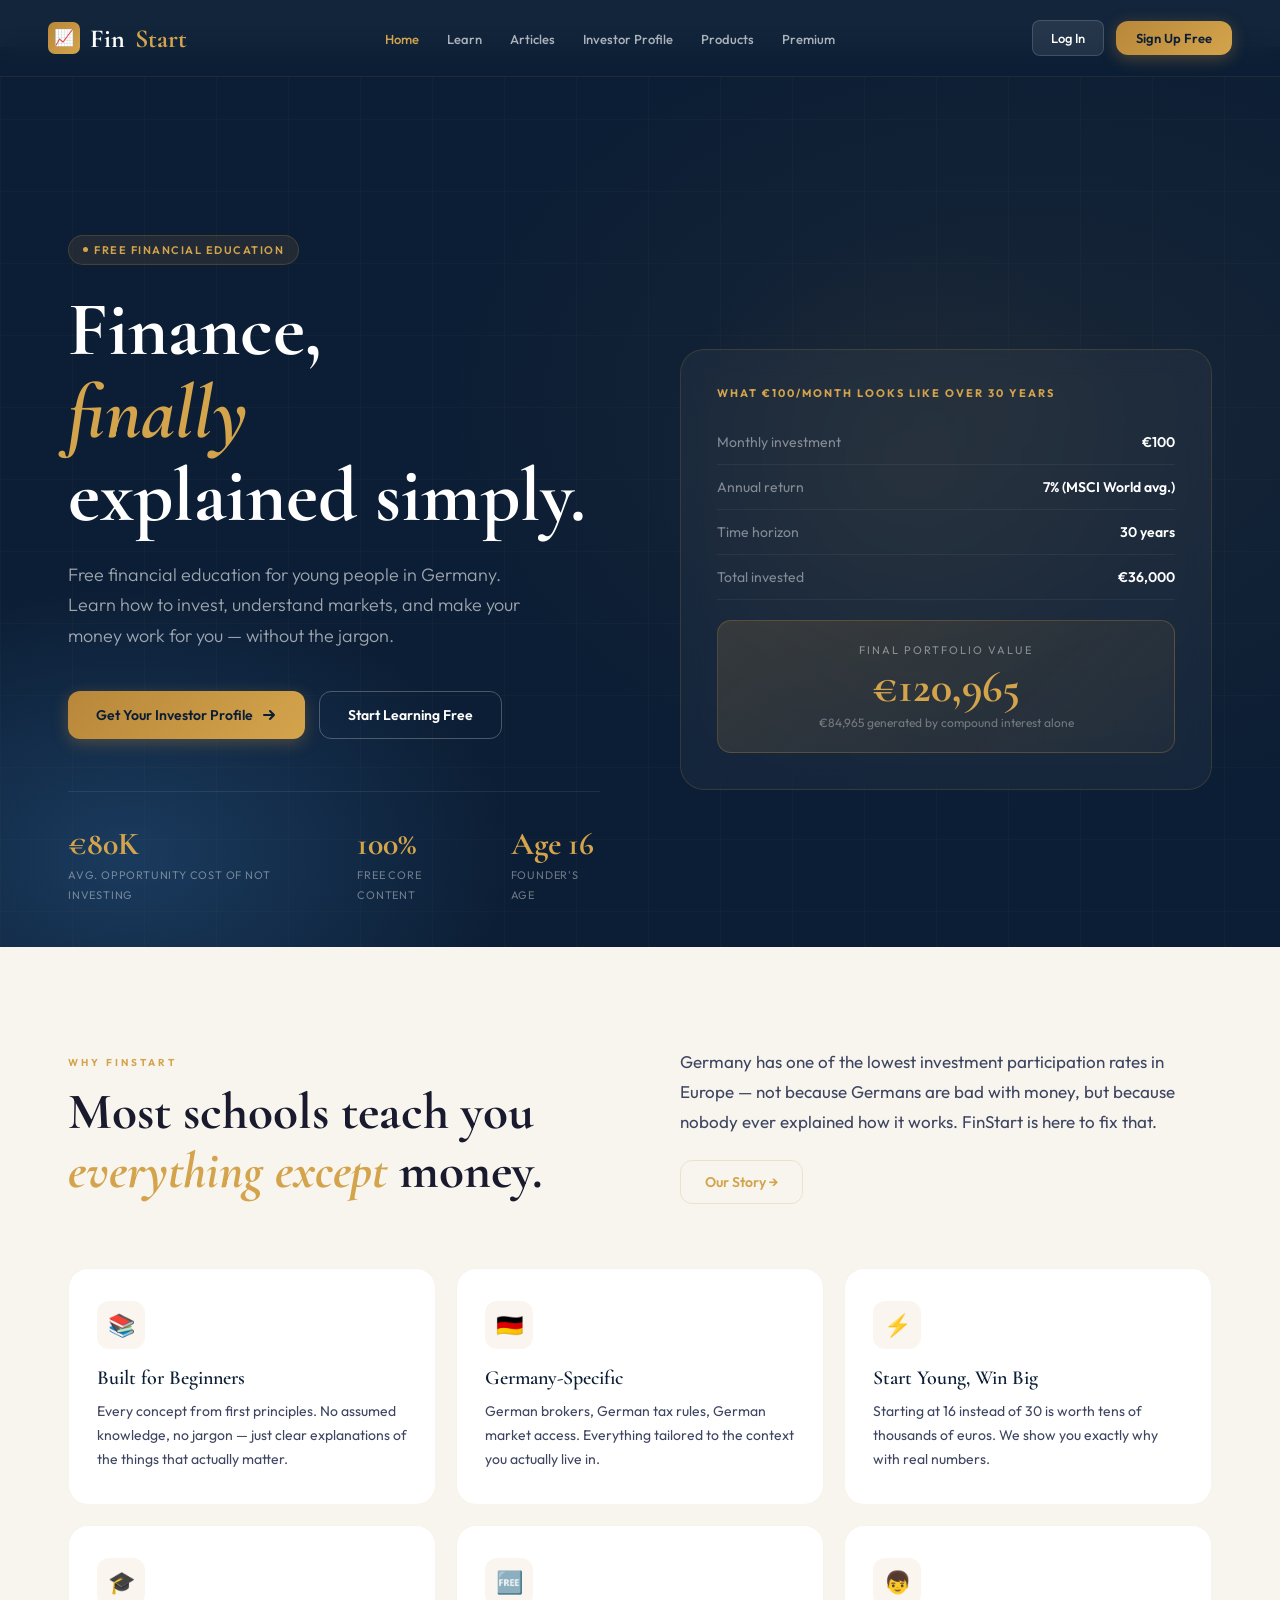
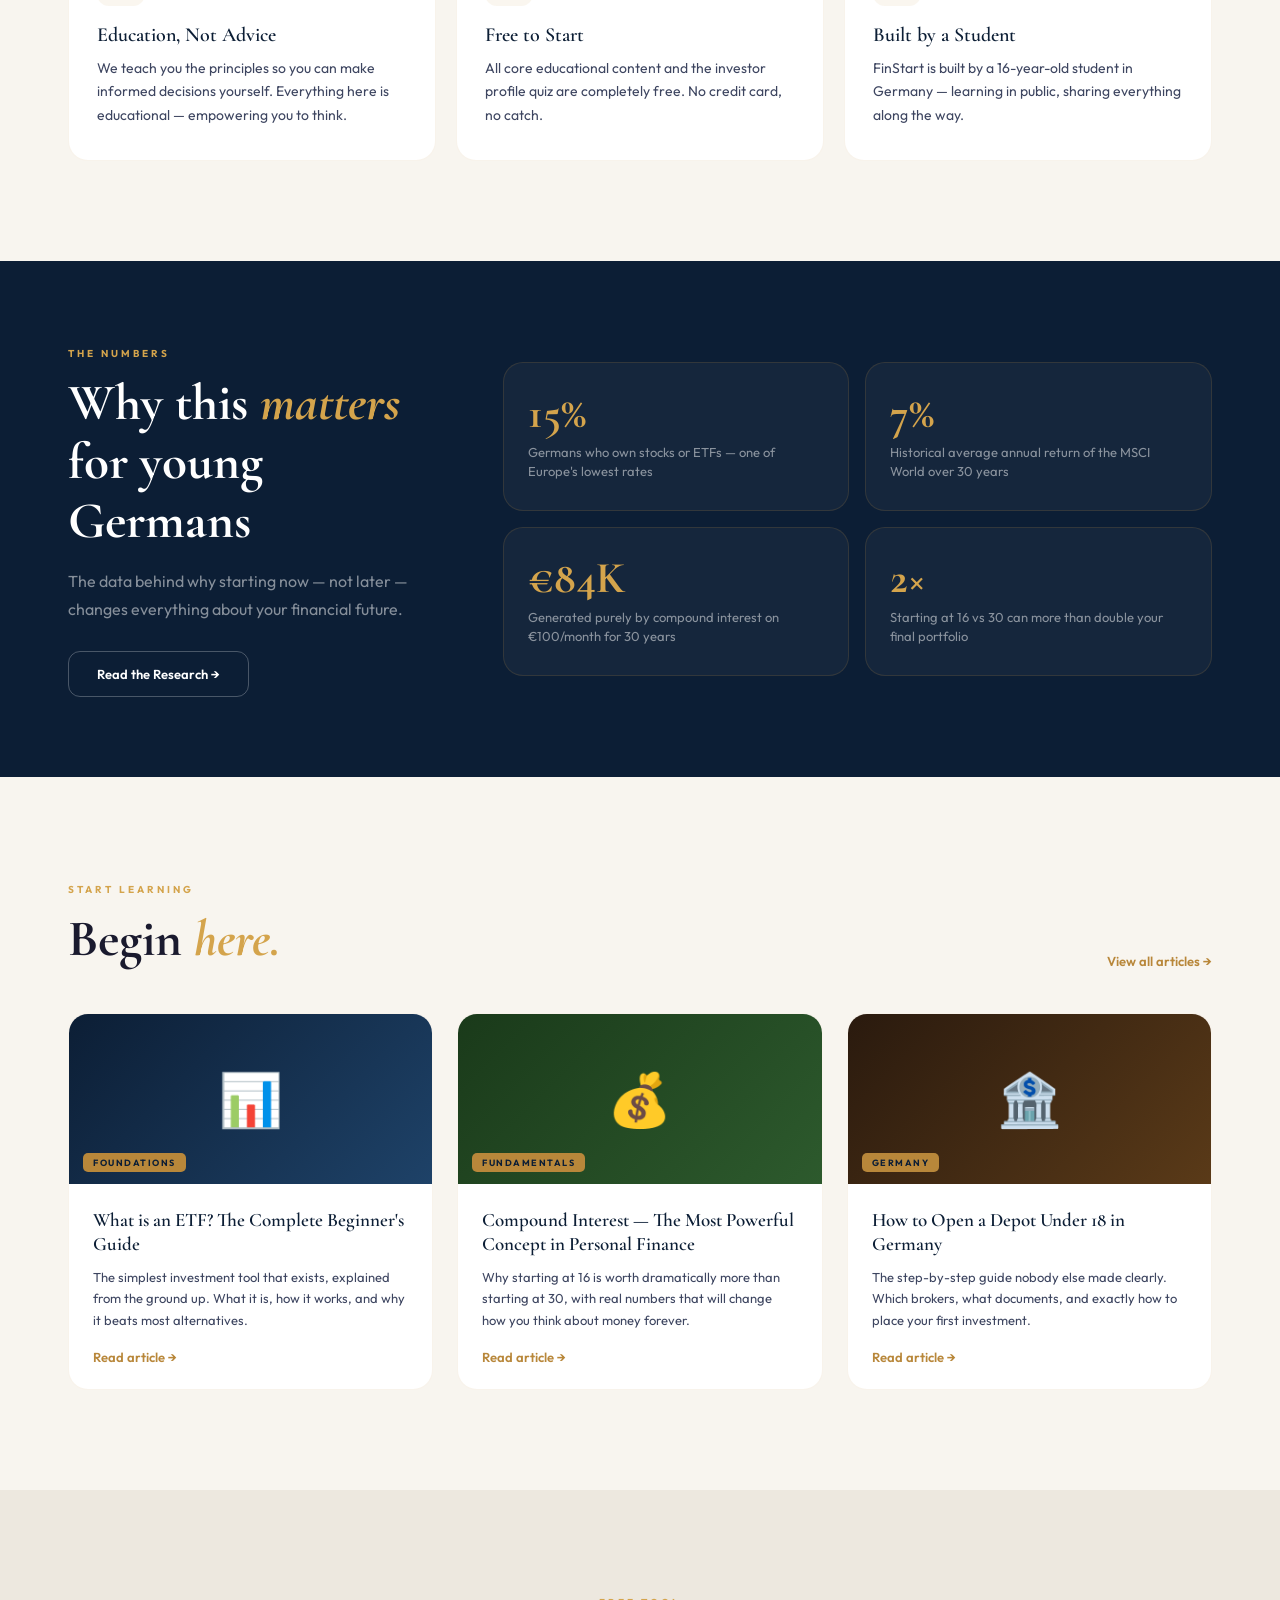
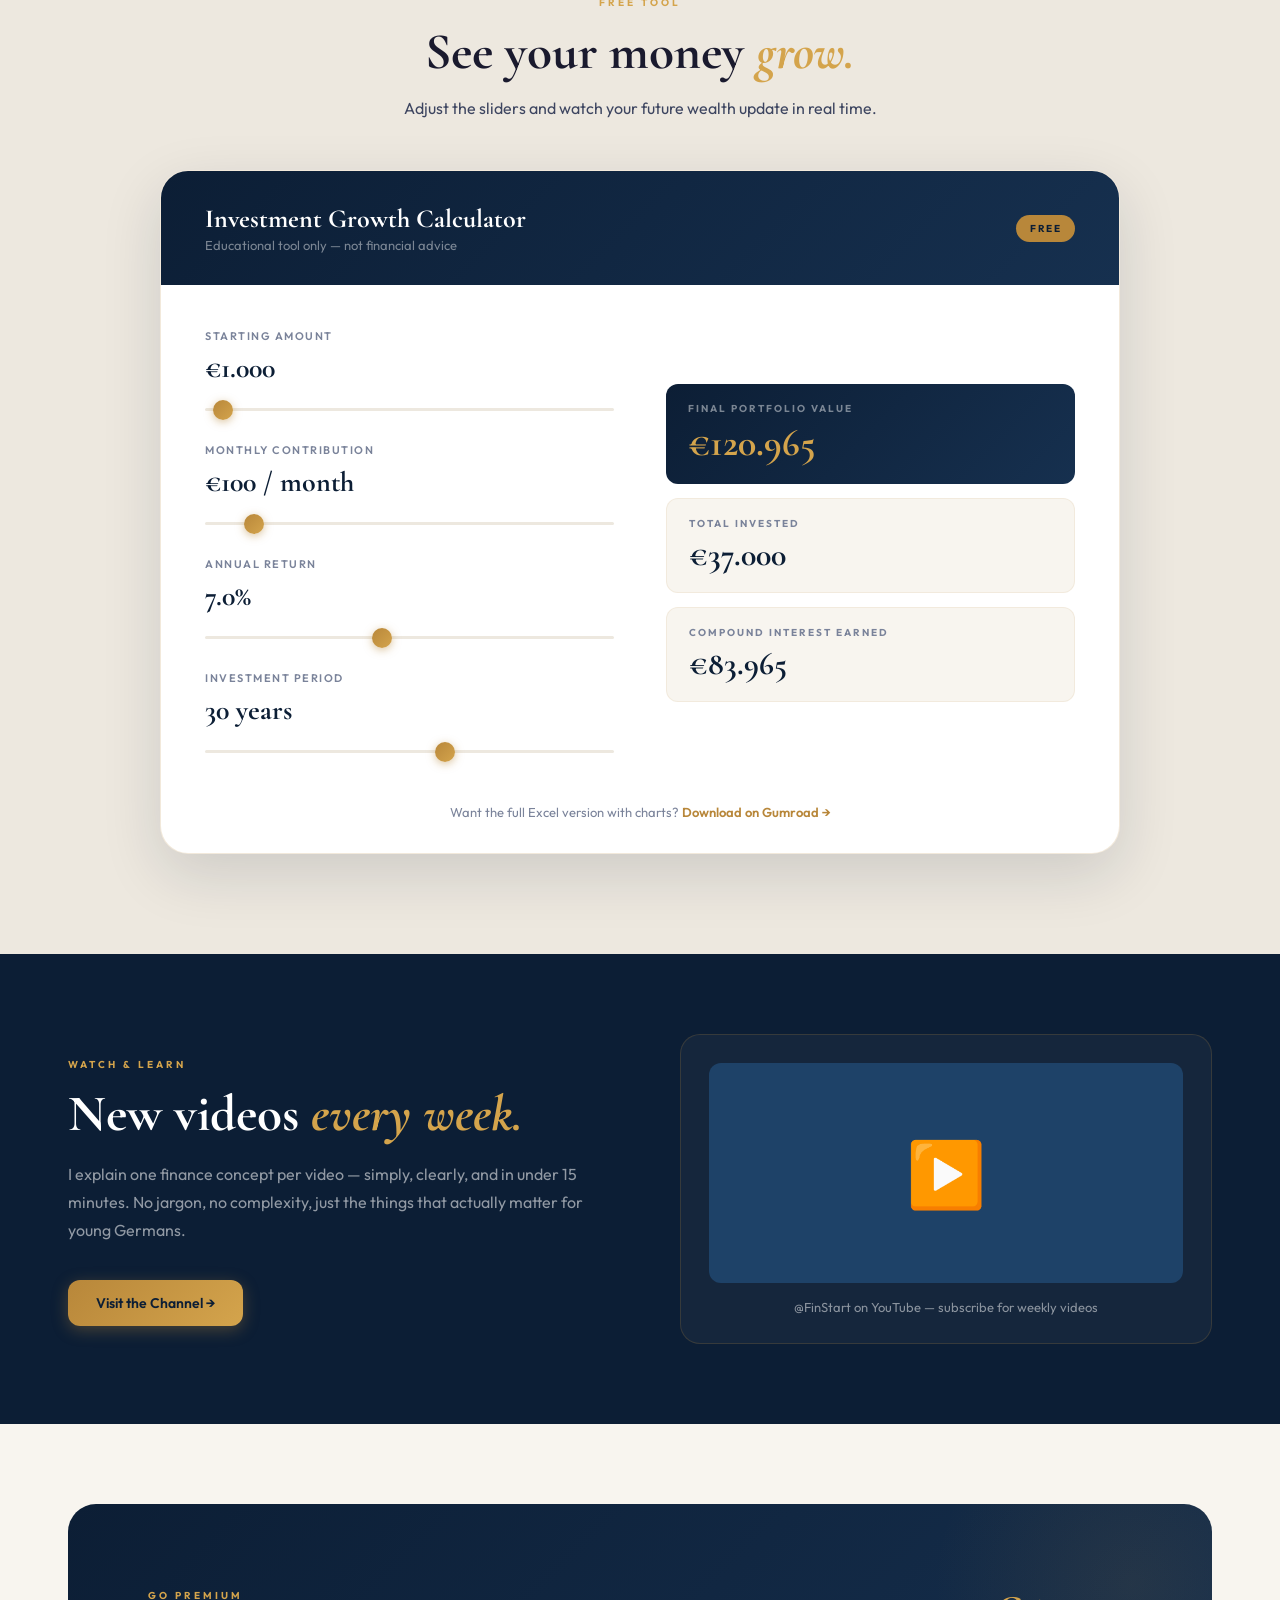
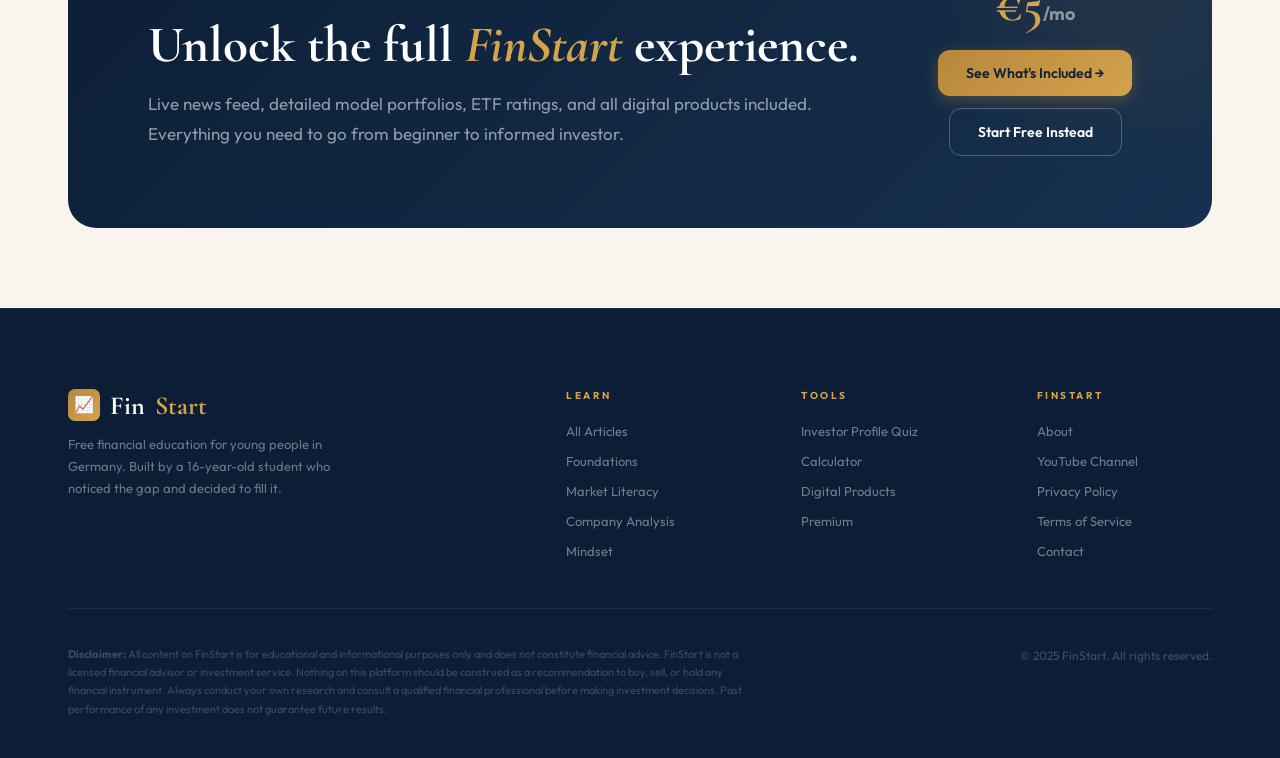
<file: index.html>
<!DOCTYPE html>
<html lang="en">
<head>
<meta charset="UTF-8">
<meta name="viewport" content="width=device-width, initial-scale=1.0">
<title>FinStart — Finance For All</title>
<meta name="description" content="Free financial education for young people in Germany. Learn how to invest, understand markets, and make your money work for you.">
<link rel="preconnect" href="https://fonts.googleapis.com">
<link href="https://fonts.googleapis.com/css2?family=Cormorant+Garamond:ital,wght@0,400;0,600;0,700;1,400;1,700&family=Outfit:wght@300;400;500;600;700&display=swap" rel="stylesheet">
<style>
/* ── CONFIG — UPDATE THESE ── */
/* YOUTUBE: search "YOUR_YOUTUBE" | GUMROAD: search "YOUR_GUMROAD" | STRIPE: search "YOUR_STRIPE" */

:root {
  --navy:#0c1e35; --navy-mid:#16304f; --navy-light:#1e4268;
  --gold:#b8873a; --gold-bright:#d4a44c; --gold-pale:#f0d9b0; --gold-bg:rgba(184,135,58,0.08);
  --cream:#f8f5ef; --cream-dark:#ede8df; --white:#ffffff;
  --text:#1a1a2e; --text-mid:#3d4560; --text-muted:#7a839a;
  --border:rgba(184,135,58,0.18); --border-light:rgba(184,135,58,0.10);
  --shadow-sm:0 2px 12px rgba(12,30,53,0.06); --shadow-md:0 8px 32px rgba(12,30,53,0.10); --shadow-lg:0 20px 60px rgba(12,30,53,0.14);
  --radius:12px; --radius-lg:20px; --radius-xl:28px;
}
*,*::before,*::after{margin:0;padding:0;box-sizing:border-box}
html{scroll-behavior:smooth}
body{font-family:'Outfit',sans-serif;background:var(--cream);color:var(--text);overflow-x:hidden;-webkit-font-smoothing:antialiased}
h1,h2,h3,h4{font-family:'Cormorant Garamond',serif;line-height:1.15}
h1{font-size:clamp(40px,6vw,78px);font-weight:700}
h2{font-size:clamp(30px,4vw,52px);font-weight:700}
h3{font-size:clamp(18px,2.5vw,26px);font-weight:600}
p{line-height:1.75;color:var(--text-mid)}
em{font-style:italic;color:var(--gold-bright)}
a{text-decoration:none;color:inherit}
.container{max-width:1240px;margin:0 auto;padding:0 48px}
.section{padding:100px 0}
.label{display:inline-block;font-size:10px;font-weight:700;letter-spacing:3px;text-transform:uppercase;color:var(--gold-bright);margin-bottom:14px}

/* BUTTONS */
.btn{display:inline-flex;align-items:center;gap:8px;padding:14px 28px;border-radius:var(--radius);font-family:'Outfit',sans-serif;font-size:14px;font-weight:600;cursor:pointer;transition:all 0.25s;border:none;text-decoration:none}
.btn-gold{background:linear-gradient(135deg,var(--gold),var(--gold-bright));color:var(--navy);box-shadow:0 4px 16px rgba(184,135,58,0.35)}
.btn-gold:hover{transform:translateY(-2px);box-shadow:0 8px 24px rgba(184,135,58,0.45)}
.btn-outline{background:transparent;color:var(--white);border:1.5px solid rgba(255,255,255,0.25)}
.btn-outline:hover{background:rgba(255,255,255,0.08);border-color:rgba(255,255,255,0.5)}
.btn-ghost{background:transparent;color:var(--gold-bright);border:1.5px solid var(--border);padding:12px 24px}
.btn-ghost:hover{background:var(--gold-bg);border-color:var(--gold)}
.btn-navy{background:var(--navy);color:var(--white)}
.btn-navy:hover{background:var(--navy-mid);transform:translateY(-2px)}

/* NAV */
#nav{position:fixed;top:0;left:0;right:0;z-index:1000}
.nav-inner{display:flex;align-items:center;justify-content:space-between;padding:20px 48px;background:rgba(12,30,53,0.97);backdrop-filter:blur(16px);border-bottom:1px solid rgba(184,135,58,0.12)}
.nav-logo{font-family:'Cormorant Garamond',serif;font-size:26px;font-weight:700;color:var(--white);display:flex;align-items:center;gap:10px;cursor:pointer}
.nav-logo span{color:var(--gold-bright)}
.nav-logo-mark{width:32px;height:32px;background:linear-gradient(135deg,var(--gold),var(--gold-bright));border-radius:7px;display:flex;align-items:center;justify-content:center;font-size:16px}
.nav-links{display:flex;align-items:center;gap:28px;list-style:none}
.nav-links a{font-size:13px;font-weight:500;color:rgba(255,255,255,0.65);transition:color 0.2s;cursor:pointer}
.nav-links a:hover,.nav-links .active{color:var(--gold-bright)}
.nav-actions{display:flex;align-items:center;gap:12px}
.nav-user-btn{background:rgba(255,255,255,0.08);border:1px solid rgba(255,255,255,0.15);color:var(--white);padding:9px 18px;border-radius:8px;font-size:13px;font-weight:500;cursor:pointer;font-family:'Outfit',sans-serif;transition:all 0.2s}
.nav-user-btn:hover{background:rgba(255,255,255,0.14)}

/* MODAL */
.modal-overlay{position:fixed;inset:0;background:rgba(12,30,53,0.85);backdrop-filter:blur(8px);z-index:2000;display:flex;align-items:center;justify-content:center;opacity:0;pointer-events:none;transition:opacity 0.3s}
.modal-overlay.active{opacity:1;pointer-events:all}
.modal{background:var(--white);border-radius:var(--radius-xl);padding:48px;width:100%;max-width:440px;position:relative;transform:translateY(20px);transition:transform 0.3s;border:1px solid var(--border)}
.modal-overlay.active .modal{transform:translateY(0)}
.modal-close{position:absolute;top:20px;right:20px;background:var(--cream);border:none;width:32px;height:32px;border-radius:50%;cursor:pointer;font-size:16px;display:flex;align-items:center;justify-content:center;color:var(--text-muted);transition:all 0.2s}
.modal-close:hover{background:var(--cream-dark);color:var(--text)}
.modal h2{font-size:32px;color:var(--navy);margin-bottom:6px}
.modal p.sub{font-size:14px;color:var(--text-muted);margin-bottom:28px}
.form-field{margin-bottom:16px}
.form-field label{display:block;font-size:12px;font-weight:600;letter-spacing:0.8px;text-transform:uppercase;color:var(--text-muted);margin-bottom:7px}
.form-field input{width:100%;padding:13px 16px;border:1.5px solid var(--cream-dark);border-radius:var(--radius);font-family:'Outfit',sans-serif;font-size:14px;color:var(--text);background:var(--cream);outline:none;transition:border-color 0.2s}
.form-field input:focus{border-color:var(--gold);background:var(--white)}
.form-btn{width:100%;padding:15px;background:linear-gradient(135deg,var(--navy),var(--navy-mid));color:var(--white);border:none;border-radius:var(--radius);font-family:'Outfit',sans-serif;font-size:15px;font-weight:600;cursor:pointer;margin-top:8px;transition:all 0.2s}
.form-btn:hover{transform:translateY(-1px)}
.modal-switch{text-align:center;margin-top:20px;font-size:13px;color:var(--text-muted)}
.modal-switch a{color:var(--gold);font-weight:600;cursor:pointer}
.modal-divider{display:flex;align-items:center;gap:12px;margin:20px 0;color:var(--text-muted);font-size:12px}
.modal-divider::before,.modal-divider::after{content:'';flex:1;height:1px;background:var(--cream-dark)}

/* TICKER */
.ticker{background:linear-gradient(90deg,var(--gold),var(--gold-bright),var(--gold));padding:11px 0;overflow:hidden;white-space:nowrap}
.ticker-track{display:inline-flex;animation:ticker-scroll 32s linear infinite}
.ticker-item{font-size:11px;font-weight:700;letter-spacing:2px;text-transform:uppercase;color:var(--navy);padding:0 28px}
.ticker-sep{color:rgba(12,30,53,0.35)}
@keyframes ticker-scroll{from{transform:translateX(0)}to{transform:translateX(-50%)}}

/* REVEAL */
.reveal{opacity:0;transform:translateY(28px);transition:opacity 0.7s ease,transform 0.7s ease}
.reveal.visible{opacity:1;transform:translateY(0)}
.reveal-delay-1{transition-delay:0.1s}
.reveal-delay-2{transition-delay:0.2s}
.reveal-delay-3{transition-delay:0.3s}

/* BADGE */
.badge{display:inline-flex;align-items:center;gap:6px;background:rgba(184,135,58,0.12);border:1px solid rgba(184,135,58,0.25);color:var(--gold-bright);font-size:11px;font-weight:600;letter-spacing:1.5px;text-transform:uppercase;padding:7px 14px;border-radius:100px}
.badge-dot{width:5px;height:5px;background:var(--gold-bright);border-radius:50%;animation:blink 2s infinite}
@keyframes blink{0%,100%{opacity:1}50%{opacity:0.3}}

/* DISCLAIMER */
.disclaimer{background:rgba(184,135,58,0.06);border:1px solid var(--border);border-radius:var(--radius);padding:16px 20px;font-size:12px;color:var(--text-muted);line-height:1.6}
.disclaimer strong{color:var(--gold)}

/* RANGE */
input[type=range]{-webkit-appearance:none;width:100%;height:3px;background:var(--cream-dark);border-radius:2px;outline:none}
input[type=range]::-webkit-slider-thumb{-webkit-appearance:none;width:20px;height:20px;background:linear-gradient(135deg,var(--gold),var(--gold-bright));border-radius:50%;cursor:pointer;box-shadow:0 2px 8px rgba(184,135,58,0.5);transition:transform 0.15s}
input[type=range]::-webkit-slider-thumb:hover{transform:scale(1.15)}

/* PAGES */
.page{display:none}
.page.active{display:block}

/* ── HOME PAGE ── */
.hero{min-height:100vh;background:var(--navy);display:flex;align-items:center;position:relative;overflow:hidden;padding-top:80px}
.hero-bg{position:absolute;inset:0;background:radial-gradient(ellipse 70% 70% at 80% 40%,rgba(184,135,58,0.07) 0%,transparent 65%),radial-gradient(ellipse 50% 50% at 10% 90%,rgba(30,66,104,0.8) 0%,transparent 60%)}
.hero-grid{position:absolute;inset:0;background-image:linear-gradient(rgba(184,135,58,0.035) 1px,transparent 1px),linear-gradient(90deg,rgba(184,135,58,0.035) 1px,transparent 1px);background-size:72px 72px}
.hero-glow{position:absolute;top:20%;right:10%;width:500px;height:500px;background:radial-gradient(ellipse,rgba(184,135,58,0.06) 0%,transparent 70%);pointer-events:none}
.hero-content{position:relative;z-index:2;display:grid;grid-template-columns:1fr 1fr;gap:80px;align-items:center}
.hero-h1{color:var(--white);margin-bottom:22px;line-height:1.08}
.hero-sub{font-size:18px;color:rgba(255,255,255,0.6);line-height:1.7;margin-bottom:40px;font-weight:300;max-width:460px}
.hero-ctas{display:flex;gap:14px;flex-wrap:wrap;margin-bottom:52px}
.hero-metrics{display:flex;gap:36px;padding-top:32px;border-top:1px solid rgba(255,255,255,0.08)}
.hero-metric-val{font-family:'Cormorant Garamond',serif;font-size:32px;font-weight:700;color:var(--gold-bright);display:block}
.hero-metric-lbl{font-size:11px;color:rgba(255,255,255,0.4);text-transform:uppercase;letter-spacing:0.8px;margin-top:3px}
.hero-card{background:rgba(255,255,255,0.04);border:1px solid rgba(184,135,58,0.2);border-radius:24px;padding:36px;backdrop-filter:blur(12px)}
.hero-card-label{font-size:11px;font-weight:700;letter-spacing:2px;text-transform:uppercase;color:var(--gold-bright);margin-bottom:20px}
.preview-row{display:flex;justify-content:space-between;align-items:center;padding:13px 0;border-bottom:1px solid rgba(255,255,255,0.06);font-size:14px}
.preview-row:last-of-type{border-bottom:none}
.preview-lbl{color:rgba(255,255,255,0.45)}
.preview-val{color:var(--white);font-weight:600}
.preview-result{margin-top:20px;background:linear-gradient(135deg,rgba(184,135,58,0.18),rgba(184,135,58,0.06));border:1px solid rgba(184,135,58,0.3);border-radius:14px;padding:22px;text-align:center}
.preview-result-lbl{font-size:11px;letter-spacing:2px;text-transform:uppercase;color:rgba(255,255,255,0.45);margin-bottom:8px}
.preview-result-val{font-family:'Cormorant Garamond',serif;font-size:44px;font-weight:700;color:var(--gold-bright);line-height:1}
.preview-result-sub{font-size:12px;color:rgba(255,255,255,0.35);margin-top:6px}

/* WHY */
.why-grid{display:grid;grid-template-columns:repeat(3,1fr);gap:20px;margin-top:36px}
.why-intro{display:grid;grid-template-columns:1fr 1fr;gap:80px;align-items:center;margin-bottom:64px}
.why-card{background:var(--white);border:1px solid var(--border-light);border-radius:var(--radius-lg);padding:32px 28px;position:relative;overflow:hidden;transition:all 0.3s}
.why-card::after{content:'';position:absolute;bottom:0;left:0;right:0;height:3px;background:linear-gradient(90deg,var(--gold),var(--gold-bright));transform:scaleX(0);transform-origin:left;transition:transform 0.35s}
.why-card:hover{transform:translateY(-4px);box-shadow:var(--shadow-md)}
.why-card:hover::after{transform:scaleX(1)}
.why-icon{width:48px;height:48px;background:var(--gold-bg);border-radius:12px;display:flex;align-items:center;justify-content:center;font-size:22px;margin-bottom:18px}
.why-card h3{font-size:20px;color:var(--navy);margin-bottom:10px}
.why-card p{font-size:14px;line-height:1.7}

/* NUMBERS */
.numbers-bg{background:var(--navy);padding:80px 0}
.numbers-inner{display:grid;grid-template-columns:1fr 2fr;gap:80px;align-items:center}
.num-grid{display:grid;grid-template-columns:1fr 1fr;gap:16px}
.num-card{background:rgba(255,255,255,0.04);border:1px solid rgba(184,135,58,0.18);border-radius:var(--radius-lg);padding:28px 24px;transition:background 0.25s}
.num-card:hover{background:rgba(255,255,255,0.07)}
.num-card-val{font-family:'Cormorant Garamond',serif;font-size:44px;font-weight:700;color:var(--gold-bright);line-height:1;margin-bottom:8px}
.num-card-lbl{font-size:13px;color:rgba(255,255,255,0.5);line-height:1.5}

/* ARTICLES PREVIEW */
.articles-preview-head{display:flex;justify-content:space-between;align-items:flex-end;margin-bottom:44px}
.articles-preview-head a{font-size:13px;color:var(--gold);font-weight:600;cursor:pointer}
.articles-preview-grid{display:grid;grid-template-columns:repeat(3,1fr);gap:24px}
.art-card{background:var(--white);border:1px solid var(--border-light);border-radius:var(--radius-lg);overflow:hidden;transition:all 0.3s;display:flex;flex-direction:column;cursor:pointer}
.art-card:hover{transform:translateY(-5px);box-shadow:var(--shadow-lg)}
.art-thumb{height:170px;display:flex;align-items:center;justify-content:center;font-size:52px;position:relative}
.art-thumb-tag{position:absolute;bottom:12px;left:14px;background:var(--gold);color:var(--navy);font-size:9px;font-weight:700;letter-spacing:1.5px;text-transform:uppercase;padding:4px 10px;border-radius:5px}
.art-body{padding:24px;flex:1;display:flex;flex-direction:column}
.art-body h3{font-size:19px;color:var(--navy);margin-bottom:10px;line-height:1.3}
.art-body p{font-size:13px;line-height:1.65;flex:1}
.art-read{display:inline-flex;align-items:center;gap:6px;margin-top:18px;font-size:13px;font-weight:600;color:var(--gold);transition:gap 0.2s}
.art-card:hover .art-read{gap:10px}

/* CALCULATOR */
.calc-bg{background:var(--cream-dark);padding:100px 0}
.calc-wrap{max-width:960px;margin:0 auto}
.calc-head{text-align:center;margin-bottom:48px}
.calc-box{background:var(--white);border:1px solid var(--border);border-radius:var(--radius-xl);overflow:hidden;box-shadow:var(--shadow-lg)}
.calc-box-header{background:linear-gradient(135deg,var(--navy),var(--navy-mid));padding:32px 44px;display:flex;justify-content:space-between;align-items:center}
.calc-box-title{font-family:'Cormorant Garamond',serif;font-size:26px;font-weight:700;color:var(--white)}
.calc-box-sub{font-size:13px;color:rgba(255,255,255,0.45);margin-top:3px}
.calc-box-badge{background:var(--gold);color:var(--navy);font-size:10px;font-weight:700;letter-spacing:1.5px;text-transform:uppercase;padding:7px 14px;border-radius:100px}
.calc-body{display:grid;grid-template-columns:1fr 1fr;gap:52px;padding:44px}
.calc-inputs{display:flex;flex-direction:column;gap:28px}
.calc-field label{display:block;font-size:11px;font-weight:600;letter-spacing:1.5px;text-transform:uppercase;color:var(--text-muted);margin-bottom:8px}
.calc-field-val{font-family:'Cormorant Garamond',serif;font-size:28px;font-weight:700;color:var(--navy);margin-bottom:10px}
.calc-results{display:flex;flex-direction:column;gap:14px;justify-content:center}
.calc-res-item{background:var(--cream);border:1px solid var(--border-light);border-radius:var(--radius);padding:18px 22px}
.calc-res-item.primary{background:linear-gradient(135deg,var(--navy),var(--navy-mid));border:none}
.calc-res-lbl{font-size:10px;font-weight:700;letter-spacing:2px;text-transform:uppercase;color:var(--text-muted);margin-bottom:5px}
.calc-res-item.primary .calc-res-lbl{color:rgba(255,255,255,0.45)}
.calc-res-val{font-family:'Cormorant Garamond',serif;font-size:32px;font-weight:700;color:var(--navy)}
.calc-res-item.primary .calc-res-val{color:var(--gold-bright);font-size:38px}
.calc-footer{text-align:center;padding:0 44px 32px}
.calc-footer a{font-size:13px;color:var(--text-muted);cursor:pointer}
.calc-footer a span{color:var(--gold);font-weight:600}

/* YOUTUBE */
.yt-bg{background:var(--navy);padding:80px 0}
.yt-inner{display:grid;grid-template-columns:1fr 1fr;gap:80px;align-items:center}
.yt-text h2{color:var(--white);margin-bottom:16px}
.yt-text p{color:rgba(255,255,255,0.55);margin-bottom:28px}
.yt-embed{background:rgba(255,255,255,0.04);border:1px solid rgba(184,135,58,0.2);border-radius:var(--radius-lg);padding:28px}
.yt-preview{background:var(--navy-light);border-radius:var(--radius);height:220px;display:flex;align-items:center;justify-content:center;font-size:64px;margin-bottom:16px;cursor:pointer;transition:opacity 0.2s;text-decoration:none}
.yt-preview:hover{opacity:0.85}
.yt-channel-link{display:block;text-align:center;font-size:13px;color:rgba(255,255,255,0.5);transition:color 0.2s;text-decoration:none}
.yt-channel-link:hover{color:var(--gold-bright)}

/* PREMIUM CTA */
.premium-cta-bg{background:var(--cream);padding:80px 0}
.premium-cta-box{background:linear-gradient(135deg,var(--navy) 0%,var(--navy-mid) 100%);border-radius:var(--radius-xl);padding:72px 80px;display:grid;grid-template-columns:1fr auto;gap:60px;align-items:center;position:relative;overflow:hidden}
.premium-cta-box::before{content:'';position:absolute;top:-120px;right:-120px;width:400px;height:400px;background:radial-gradient(ellipse,rgba(184,135,58,0.1) 0%,transparent 70%)}
.premium-cta-box h2{color:var(--white);margin-bottom:14px}
.premium-cta-box p{color:rgba(255,255,255,0.55);font-size:17px}
.premium-cta-actions{display:flex;flex-direction:column;gap:12px;flex-shrink:0;align-items:center}
.premium-price{font-family:'Cormorant Garamond',serif;font-size:48px;font-weight:700;color:var(--gold-bright);text-align:center;margin-bottom:4px}
.premium-price span{font-size:18px;font-family:'Outfit',sans-serif;color:rgba(255,255,255,0.5)}

/* ── LEARN PAGE ── */
.page-hero{background:var(--navy);padding:140px 0 80px;text-align:center;position:relative;overflow:hidden}
.page-hero::before{content:'';position:absolute;inset:0;background:radial-gradient(ellipse 60% 60% at 50% 50%,rgba(184,135,58,0.08) 0%,transparent 70%)}
.page-hero h1{color:var(--white);position:relative;z-index:1}
.page-hero p{color:rgba(255,255,255,0.55);font-size:18px;max-width:560px;margin:16px auto 0;position:relative;z-index:1}
.module-block{margin-bottom:72px}
.module-header{display:flex;align-items:center;gap:18px;margin-bottom:32px;padding-bottom:20px;border-bottom:2px solid var(--border)}
.module-icon{width:52px;height:52px;background:linear-gradient(135deg,var(--gold),var(--gold-bright));border-radius:14px;display:flex;align-items:center;justify-content:center;font-size:24px;flex-shrink:0}
.module-header h2{font-size:32px;color:var(--navy)}
.module-header p{font-size:14px;color:var(--text-muted);margin-top:4px}
.topics-grid{display:grid;grid-template-columns:repeat(3,1fr);gap:16px}
.topic-card{background:var(--white);border:1px solid var(--border-light);border-radius:var(--radius);padding:24px;transition:all 0.25s;cursor:pointer;display:block}
.topic-card:hover{transform:translateY(-3px);box-shadow:var(--shadow-md);border-color:var(--gold)}
.topic-num{font-family:'Cormorant Garamond',serif;font-size:13px;color:var(--gold);font-weight:700;letter-spacing:1px;margin-bottom:8px}
.topic-card h4{font-family:'Cormorant Garamond',serif;font-size:18px;color:var(--navy);margin-bottom:8px}
.topic-card p{font-size:13px;line-height:1.6}
.topic-tag{display:inline-block;margin-top:14px;font-size:10px;font-weight:700;letter-spacing:1.5px;text-transform:uppercase;padding:4px 10px;border-radius:100px}
.tag-free{background:rgba(46,160,67,0.12);color:#2ea043}
.tag-premium{background:rgba(184,135,58,0.12);color:var(--gold-bright)}
.vocab-section{background:var(--cream-dark);padding:80px 0}
.vocab-grid{display:grid;grid-template-columns:repeat(3,1fr);gap:16px;margin-top:40px}
.vocab-card{background:var(--white);border:1px solid var(--border-light);border-radius:var(--radius);padding:22px}
.vocab-term{font-family:'Cormorant Garamond',serif;font-size:20px;font-weight:700;color:var(--navy);margin-bottom:8px}
.vocab-def{font-size:13px;line-height:1.65}

/* ── ARTICLES PAGE ── */
.articles-grid-full{display:grid;grid-template-columns:repeat(3,1fr);gap:24px;margin-top:48px}

/* ── QUIZ PAGE ── */
.quiz-wrap{max-width:720px;margin:0 auto;padding:80px 48px 100px;background:var(--cream)}
.quiz-progress{display:flex;align-items:center;gap:12px;margin-bottom:48px}
.quiz-progress-bar{flex:1;height:4px;background:var(--cream-dark);border-radius:2px;overflow:hidden}
.quiz-progress-fill{height:100%;background:linear-gradient(90deg,var(--gold),var(--gold-bright));border-radius:2px;transition:width 0.4s ease}
.quiz-progress-label{font-size:12px;color:var(--text-muted);white-space:nowrap;font-weight:600}
.quiz-step{display:none}
.quiz-step.active{display:block;animation:fadeIn 0.35s ease}
@keyframes fadeIn{from{opacity:0;transform:translateY(12px)}to{opacity:1;transform:translateY(0)}}
.quiz-step-num{font-size:11px;font-weight:700;letter-spacing:2px;text-transform:uppercase;color:var(--gold);margin-bottom:12px}
.quiz-step h2{font-size:36px;color:var(--navy);margin-bottom:8px}
.quiz-step .hint{font-size:14px;color:var(--text-muted);margin-bottom:32px}
.quiz-options{display:flex;flex-direction:column;gap:12px}
.quiz-options-grid{display:grid;grid-template-columns:1fr 1fr;gap:12px}
.quiz-option{background:var(--white);border:2px solid var(--border-light);border-radius:var(--radius);padding:18px 22px;cursor:pointer;transition:all 0.2s;display:flex;align-items:center;gap:14px}
.quiz-option:hover{border-color:var(--gold);background:var(--gold-bg)}
.quiz-option.selected{border-color:var(--gold);background:var(--gold-bg)}
.quiz-option-letter{width:32px;height:32px;background:var(--cream-dark);border-radius:8px;display:flex;align-items:center;justify-content:center;font-size:13px;font-weight:700;color:var(--text-muted);flex-shrink:0;transition:all 0.2s}
.quiz-option.selected .quiz-option-letter{background:var(--gold);color:var(--navy)}
.quiz-option-text{font-size:15px;color:var(--text);font-weight:500}
.quiz-option-sub{font-size:12px;color:var(--text-muted);margin-top:2px}
.quiz-slider-val{font-family:'Cormorant Garamond',serif;font-size:40px;font-weight:700;color:var(--navy);margin-bottom:8px}
.quiz-slider-labels{display:flex;justify-content:space-between;font-size:11px;color:var(--text-muted);margin-top:8px}
.quiz-nav{display:flex;justify-content:space-between;align-items:center;margin-top:36px}
.quiz-back{background:none;border:none;font-size:14px;color:var(--text-muted);cursor:pointer;font-family:'Outfit',sans-serif;display:flex;align-items:center;gap:6px;transition:color 0.2s}
.quiz-back:hover{color:var(--text)}
.quiz-result{display:none}
.quiz-result.active{display:block}
.result-profile{background:var(--white);border:1px solid var(--border);border-radius:var(--radius-xl);overflow:hidden;box-shadow:var(--shadow-lg);margin-bottom:28px}
.result-header{background:linear-gradient(135deg,var(--navy),var(--navy-mid));padding:36px 40px}
.result-type{font-family:'Cormorant Garamond',serif;font-size:36px;font-weight:700;color:var(--gold-bright);margin-bottom:4px}
.result-subtitle{font-size:15px;color:rgba(255,255,255,0.55)}
.result-body{padding:40px}
.result-section{margin-bottom:28px}
.result-section h4{font-size:11px;font-weight:700;letter-spacing:2px;text-transform:uppercase;color:var(--gold);margin-bottom:10px}
.result-section p{font-size:15px;line-height:1.7}
.result-allocation{display:grid;grid-template-columns:repeat(3,1fr);gap:12px;margin-top:16px}
.alloc-item{background:var(--cream);border-radius:var(--radius);padding:16px;text-align:center}
.alloc-pct{font-family:'Cormorant Garamond',serif;font-size:32px;font-weight:700;color:var(--navy)}
.alloc-lbl{font-size:12px;color:var(--text-muted);margin-top:4px}

/* ── PRODUCTS PAGE ── */
.products-grid{display:grid;grid-template-columns:repeat(3,1fr);gap:24px;margin-top:56px}
.product-card{background:var(--white);border:1px solid var(--border-light);border-radius:var(--radius-lg);overflow:hidden;display:flex;flex-direction:column;transition:all 0.3s}
.product-card:hover{transform:translateY(-5px);box-shadow:var(--shadow-lg)}
.product-card.featured{border-color:var(--gold);box-shadow:0 0 0 1px var(--gold)}
.product-thumb{height:140px;display:flex;align-items:center;justify-content:center;font-size:56px;position:relative}
.product-badge{position:absolute;top:12px;right:12px;background:var(--gold);color:var(--navy);font-size:10px;font-weight:700;letter-spacing:1px;text-transform:uppercase;padding:4px 10px;border-radius:100px}
.product-body{padding:24px;flex:1;display:flex;flex-direction:column}
.product-body h3{font-size:20px;color:var(--navy);margin-bottom:10px}
.product-body p{font-size:13px;line-height:1.65;flex:1}
.product-features{margin-top:16px;display:flex;flex-direction:column;gap:6px}
.product-feature{font-size:12px;color:var(--text-muted);display:flex;align-items:center;gap:7px}
.product-feature::before{content:'✓';color:var(--gold);font-weight:700;flex-shrink:0}
.product-footer{padding:20px 24px;border-top:1px solid var(--border-light);display:flex;align-items:center;justify-content:space-between}
.product-price{font-family:'Cormorant Garamond',serif;font-size:28px;font-weight:700;color:var(--navy)}
.product-price span{font-size:14px;font-family:'Outfit',sans-serif;color:var(--text-muted)}
.bundle-card{background:linear-gradient(135deg,var(--navy) 0%,var(--navy-mid) 100%);border:1px solid rgba(184,135,58,0.3);border-radius:var(--radius-xl);padding:44px 52px;display:grid;grid-template-columns:1fr auto;gap:60px;align-items:center;margin-top:24px}
.bundle-card h3{font-size:32px;color:var(--white);margin-bottom:12px}
.bundle-card p{color:rgba(255,255,255,0.55);font-size:15px}
.bundle-features{display:grid;grid-template-columns:1fr 1fr;gap:8px;margin-top:20px}
.bundle-feature{font-size:13px;color:rgba(255,255,255,0.6);display:flex;align-items:center;gap:7px}
.bundle-feature::before{content:'✓';color:var(--gold-bright);font-weight:700;flex-shrink:0}
.bundle-cta{text-align:center;flex-shrink:0}
.bundle-price{font-family:'Cormorant Garamond',serif;font-size:56px;font-weight:700;color:var(--gold-bright)}
.bundle-price span{font-size:20px;font-family:'Outfit',sans-serif;color:rgba(255,255,255,0.5)}
.bundle-saving{font-size:12px;color:rgba(255,255,255,0.4);margin-top:4px;margin-bottom:20px}
.affiliate-grid{display:grid;grid-template-columns:repeat(3,1fr);gap:20px;margin-top:40px}
.affiliate-card{background:var(--white);border:1px solid var(--border-light);border-radius:var(--radius-lg);padding:28px;text-align:center;transition:all 0.25s}
.affiliate-card:hover{transform:translateY(-3px);box-shadow:var(--shadow-md)}
.affiliate-name{font-family:'Cormorant Garamond',serif;font-size:22px;font-weight:700;color:var(--navy);margin-bottom:8px}
.affiliate-desc{font-size:13px;line-height:1.6;margin-bottom:16px}
.affiliate-note{font-size:11px;color:var(--text-muted);font-style:italic}

/* ── PREMIUM PAGE ── */
.pricing-grid{display:grid;grid-template-columns:1fr 1fr;gap:28px;max-width:800px;margin:48px auto 0}
.pricing-card{background:var(--white);border:1px solid var(--border-light);border-radius:var(--radius-xl);padding:40px;position:relative}
.pricing-card.featured{border-color:var(--gold);box-shadow:0 0 0 1px var(--gold),var(--shadow-lg)}
.pricing-popular{position:absolute;top:-14px;left:50%;transform:translateX(-50%);background:var(--gold);color:var(--navy);font-size:10px;font-weight:700;letter-spacing:1.5px;text-transform:uppercase;padding:5px 16px;border-radius:100px;white-space:nowrap}
.pricing-plan{font-size:12px;font-weight:700;letter-spacing:2px;text-transform:uppercase;color:var(--text-muted);margin-bottom:12px}
.pricing-price{font-family:'Cormorant Garamond',serif;font-size:52px;font-weight:700;color:var(--navy);line-height:1}
.pricing-price span{font-size:16px;font-family:'Outfit',sans-serif;color:var(--text-muted)}
.pricing-desc{font-size:14px;color:var(--text-muted);margin-top:8px;margin-bottom:28px}
.pricing-features{display:flex;flex-direction:column;gap:10px;margin-bottom:28px}
.pricing-feature{font-size:14px;display:flex;align-items:center;gap:10px}
.tick{width:20px;height:20px;background:rgba(46,160,67,0.12);border-radius:50%;display:flex;align-items:center;justify-content:center;font-size:11px;flex-shrink:0}
.cross{width:20px;height:20px;background:var(--cream-dark);border-radius:50%;display:flex;align-items:center;justify-content:center;font-size:11px;flex-shrink:0;color:var(--text-muted)}
.features-grid{display:grid;grid-template-columns:repeat(3,1fr);gap:24px;margin-top:48px}
.feature-card{background:var(--white);border:1px solid var(--border-light);border-radius:var(--radius-lg);padding:32px 28px;transition:all 0.25s}
.feature-card:hover{transform:translateY(-3px);box-shadow:var(--shadow-md)}
.feature-icon{font-size:28px;margin-bottom:16px}
.feature-card h4{font-size:18px;color:var(--navy);margin-bottom:10px}
.feature-card p{font-size:13px;line-height:1.65}
.news-preview{background:var(--navy);border-radius:var(--radius-lg);overflow:hidden;margin-top:48px}
.news-header{background:rgba(255,255,255,0.04);padding:20px 28px;border-bottom:1px solid rgba(255,255,255,0.08);display:flex;justify-content:space-between;align-items:center}
.news-header span{font-size:12px;font-weight:700;letter-spacing:2px;text-transform:uppercase;color:var(--gold-bright)}
.news-item{padding:18px 28px;border-bottom:1px solid rgba(255,255,255,0.06);display:grid;grid-template-columns:auto 1fr auto;gap:16px;align-items:center}
.news-item:last-child{border-bottom:none}
.news-tag{font-size:9px;font-weight:700;letter-spacing:1px;text-transform:uppercase;padding:3px 8px;border-radius:4px;background:rgba(184,135,58,0.15);color:var(--gold-bright);white-space:nowrap}
.news-title{font-size:14px;color:rgba(255,255,255,0.8)}
.news-time{font-size:11px;color:rgba(255,255,255,0.3);white-space:nowrap}
.news-blurred{filter:blur(4px);pointer-events:none}

/* ── ARTICLE READER ── */
.article-hero{background:var(--navy);padding:140px 0 80px;position:relative;overflow:hidden}
.article-hero::before{content:'';position:absolute;inset:0;background:radial-gradient(ellipse 60% 80% at 80% 50%,rgba(184,135,58,0.08) 0%,transparent 70%)}
.article-hero-inner{position:relative;z-index:1;max-width:780px}
.article-hero h1{color:var(--white);margin-bottom:16px}
.article-hero p{color:rgba(255,255,255,0.55);font-size:18px;line-height:1.6}
.article-meta{display:flex;align-items:center;gap:20px;margin-top:24px;font-size:13px;color:rgba(255,255,255,0.4)}
.article-layout{display:grid;grid-template-columns:1fr 280px;gap:60px;padding:72px 0 100px}
.article-body h2{font-size:32px;color:var(--navy);margin:44px 0 16px;padding-top:44px;border-top:1px solid var(--border-light)}
.article-body h2:first-child{margin-top:0;padding-top:0;border-top:none}
.article-body h3{font-size:22px;color:var(--navy);margin:28px 0 12px}
.article-body p{font-size:16px;line-height:1.8;margin-bottom:20px}
.article-body ul,.article-body ol{padding-left:24px;margin-bottom:20px;display:flex;flex-direction:column;gap:8px}
.article-body li{font-size:16px;line-height:1.7;color:var(--text-mid)}
.callout{background:linear-gradient(135deg,rgba(184,135,58,0.08),rgba(184,135,58,0.04));border:1px solid var(--border);border-left:4px solid var(--gold);border-radius:0 var(--radius) var(--radius) 0;padding:20px 24px;margin:28px 0}
.callout-label{font-size:10px;font-weight:700;letter-spacing:2px;text-transform:uppercase;color:var(--gold);margin-bottom:8px}
.callout p{font-size:15px;margin-bottom:0}
.key-concept{background:var(--navy);border-radius:var(--radius-lg);padding:28px 32px;margin:32px 0}
.key-concept h4{font-family:'Cormorant Garamond',serif;font-size:22px;color:var(--gold-bright);margin-bottom:10px}
.key-concept p{color:rgba(255,255,255,0.7);font-size:15px;margin-bottom:0;line-height:1.7}
.comparison-table{width:100%;border-collapse:collapse;margin:24px 0}
.comparison-table th{background:var(--navy);color:var(--white);padding:12px 16px;font-size:13px;font-weight:600;text-align:left}
.comparison-table td{padding:12px 16px;border-bottom:1px solid var(--border-light);font-size:14px;vertical-align:top}
.comparison-table tr:last-child td{border-bottom:none}
.comparison-table tr:nth-child(even) td{background:var(--cream)}
.comparison-table .good{color:#2ea043;font-weight:600}
.comparison-table .bad{color:#e74c3c}
.article-sidebar{position:sticky;top:100px;align-self:start}
.sidebar-card{background:var(--white);border:1px solid var(--border-light);border-radius:var(--radius-lg);padding:24px;margin-bottom:20px}
.sidebar-card h4{font-size:14px;font-weight:700;color:var(--navy);margin-bottom:16px}
.toc-list{list-style:none;display:flex;flex-direction:column;gap:8px}
.toc-list a{font-size:13px;color:var(--text-muted);cursor:pointer;transition:color 0.2s}
.toc-list a:hover{color:var(--gold)}
.article-disclaimer{background:var(--cream-dark);border-radius:var(--radius);padding:20px 24px;font-size:13px;color:var(--text-muted);line-height:1.65;margin-top:48px}
.read-next-link{font-size:13px;color:var(--text-mid);padding:10px;background:var(--cream);border-radius:8px;display:block;margin-bottom:8px;transition:background 0.2s;cursor:pointer}
.read-next-link:hover{background:var(--gold-bg)}
.numbers-grid-art{display:grid;grid-template-columns:repeat(3,1fr);gap:16px;margin:24px 0}
.number-box{background:var(--white);border:1px solid var(--border);border-radius:var(--radius);padding:20px;text-align:center}
.number-box .num{font-family:'Cormorant Garamond',serif;font-size:36px;font-weight:700;color:var(--gold);line-height:1;margin-bottom:6px}
.number-box .lbl{font-size:12px;color:var(--text-muted);line-height:1.4}
.step-block{display:flex;gap:20px;margin-bottom:28px;padding:24px;background:var(--white);border:1px solid var(--border-light);border-radius:var(--radius-lg)}
.step-num{width:40px;height:40px;background:linear-gradient(135deg,var(--gold),var(--gold-bright));border-radius:10px;display:flex;align-items:center;justify-content:center;font-family:'Cormorant Garamond',serif;font-size:20px;font-weight:700;color:var(--navy);flex-shrink:0}
.step-content h4{font-family:'Cormorant Garamond',serif;font-size:20px;color:var(--navy);margin-bottom:8px}
.step-content p{font-size:15px;margin-bottom:0;line-height:1.65}
.broker-grid-art{display:grid;grid-template-columns:repeat(3,1fr);gap:16px;margin:24px 0}
.broker-card{background:var(--white);border:1px solid var(--border);border-radius:var(--radius);padding:20px;text-align:center}
.broker-name{font-family:'Cormorant Garamond',serif;font-size:20px;font-weight:700;color:var(--navy);margin-bottom:6px}
.stat-row{display:grid;grid-template-columns:repeat(4,1fr);gap:14px;margin:24px 0}
.stat-box{background:var(--white);border:1px solid var(--border);border-radius:var(--radius);padding:18px;text-align:center}
.stat-val{font-family:'Cormorant Garamond',serif;font-size:30px;font-weight:700;color:var(--navy);line-height:1;margin-bottom:5px}
.stat-lbl{font-size:11px;color:var(--text-muted);line-height:1.4}
.region-table{width:100%;border-collapse:collapse;margin:20px 0}
.region-table th{background:var(--navy);color:var(--white);padding:11px 16px;font-size:13px;font-weight:600;text-align:left}
.region-table td{padding:11px 16px;border-bottom:1px solid var(--border-light);font-size:14px}
.region-table tr:nth-child(even) td{background:var(--cream)}
.vs-grid{display:grid;grid-template-columns:1fr 1fr;gap:20px;margin:28px 0}
.vs-card{border-radius:var(--radius-lg);padding:28px;border:1px solid var(--border)}
.vs-card.save{background:rgba(46,160,67,0.06);border-color:rgba(46,160,67,0.2)}
.vs-card.invest{background:rgba(184,135,58,0.08);border-color:var(--border)}
.vs-card h4{font-family:'Cormorant Garamond',serif;font-size:22px;margin-bottom:14px}
.vs-card.save h4{color:#2ea043}
.vs-card.invest h4{color:var(--gold)}
.vs-row{font-size:13px;margin-bottom:8px;display:flex;gap:8px;align-items:flex-start;color:var(--text-mid)}
.vs-row::before{content:'→';flex-shrink:0;color:inherit;opacity:0.6}

/* ── ABOUT PAGE ── */
.about-hero-inner{display:grid;grid-template-columns:1fr 1fr;gap:80px;align-items:center;position:relative;z-index:1}
.founder-card{background:rgba(255,255,255,0.04);border:1px solid rgba(184,135,58,0.2);border-radius:var(--radius-xl);padding:36px;text-align:center}
.founder-avatar{width:80px;height:80px;background:linear-gradient(135deg,var(--gold),var(--gold-bright));border-radius:50%;display:flex;align-items:center;justify-content:center;font-size:36px;margin:0 auto 16px}
.founder-name{font-family:'Cormorant Garamond',serif;font-size:26px;font-weight:700;color:var(--white);margin-bottom:4px}
.founder-title{font-size:13px;color:rgba(255,255,255,0.45);margin-bottom:16px}
.founder-facts{display:flex;flex-direction:column;gap:8px;text-align:left;margin-top:20px;padding-top:20px;border-top:1px solid rgba(255,255,255,0.08)}
.founder-fact{font-size:13px;color:rgba(255,255,255,0.5);display:flex;align-items:center;gap:8px}
.mission-grid{display:grid;grid-template-columns:repeat(3,1fr);gap:20px;margin:40px 0}
.mission-card{background:var(--white);border:1px solid var(--border-light);border-radius:var(--radius-lg);padding:28px}
.mission-icon{font-size:28px;margin-bottom:14px}
.mission-card h4{font-size:18px;color:var(--navy);margin-bottom:8px}
.mission-card p{font-size:13px;line-height:1.65}

/* ── LESSON DRAWER ── */
.lesson-overlay{position:fixed;inset:0;background:rgba(12,30,53,0.7);backdrop-filter:blur(6px);z-index:1500;opacity:0;pointer-events:none;transition:opacity 0.3s}
.lesson-overlay.active{opacity:1;pointer-events:all}
.lesson-drawer{position:fixed;top:0;right:0;bottom:0;width:min(780px,100vw);background:var(--cream);z-index:1600;transform:translateX(100%);transition:transform 0.4s cubic-bezier(0.22,1,0.36,1);overflow-y:auto;display:flex;flex-direction:column}
.lesson-drawer.active{transform:translateX(0)}
.lesson-drawer-header{background:var(--navy);padding:28px 36px;display:flex;justify-content:space-between;align-items:flex-start;gap:20px;flex-shrink:0;position:sticky;top:0;z-index:10}
.lesson-drawer-meta{font-size:11px;font-weight:700;letter-spacing:2px;text-transform:uppercase;color:var(--gold-bright);margin-bottom:8px}
.lesson-drawer-title{font-family:'Cormorant Garamond',serif;font-size:28px;font-weight:700;color:var(--white);line-height:1.2}
.lesson-close-btn{background:rgba(255,255,255,0.1);border:1px solid rgba(255,255,255,0.2);color:var(--white);width:36px;height:36px;border-radius:50%;font-size:18px;cursor:pointer;display:flex;align-items:center;justify-content:center;flex-shrink:0;transition:background 0.2s;line-height:1}
.lesson-close-btn:hover{background:rgba(255,255,255,0.2)}
.lesson-drawer-body{padding:40px 36px 60px;flex:1}
.lesson-drawer-body h2{font-family:'Cormorant Garamond',serif;font-size:26px;color:var(--navy);margin:36px 0 12px;padding-top:36px;border-top:1px solid var(--border-light)}
.lesson-drawer-body h2:first-child{margin-top:0;padding-top:0;border-top:none}
.lesson-drawer-body h3{font-family:'Cormorant Garamond',serif;font-size:20px;color:var(--navy);margin:22px 0 10px}
.lesson-drawer-body p{font-size:15px;line-height:1.8;margin-bottom:16px;color:var(--text-mid)}
.lesson-drawer-body ul,.lesson-drawer-body ol{padding-left:22px;margin-bottom:16px;display:flex;flex-direction:column;gap:7px}
.lesson-drawer-body li{font-size:15px;line-height:1.7;color:var(--text-mid)}
.lesson-callout{background:linear-gradient(135deg,rgba(184,135,58,0.08),rgba(184,135,58,0.04));border:1px solid var(--border);border-left:4px solid var(--gold);padding:16px 20px;margin:20px 0;border-radius:0 var(--radius) var(--radius) 0}
.lesson-callout p{font-size:14px;margin-bottom:0;color:var(--text-mid)}
.lesson-key{background:var(--navy);border-radius:var(--radius-lg);padding:22px 28px;margin:24px 0}
.lesson-key h4{font-family:'Cormorant Garamond',serif;font-size:18px;color:var(--gold-bright);margin-bottom:8px}
.lesson-key p{color:rgba(255,255,255,0.7);font-size:14px;margin-bottom:0;line-height:1.7}
.lesson-disclaimer{background:var(--cream-dark);border-radius:var(--radius);padding:14px 18px;font-size:12px;color:var(--text-muted);line-height:1.6;margin-top:36px}
.lesson-nav-btns{display:flex;gap:12px;margin-top:32px;padding-top:24px;border-top:1px solid var(--border-light)}
@media(max-width:600px){.lesson-drawer-header{padding:20px 20px}.lesson-drawer-body{padding:28px 20px 48px}}

/* ── LESSON DRAWER ── */
.legal-body{max-width:780px;margin:0 auto;padding:72px 48px 100px;background:var(--cream)}
.legal-body h2{font-size:26px;color:var(--navy);margin:40px 0 12px;padding-top:40px;border-top:1px solid var(--border-light)}
.legal-body h2:first-child{margin-top:0;padding-top:0;border-top:none}
.legal-body p,.legal-body li{font-size:15px;line-height:1.8;color:var(--text-mid);margin-bottom:14px}
.legal-body ul{padding-left:22px;margin-bottom:16px}
.legal-date{font-size:13px;color:var(--text-muted);margin-bottom:32px}

/* FOOTER */
footer{background:var(--navy);padding:80px 0 40px;border-top:1px solid rgba(184,135,58,0.12)}
.footer-grid{display:grid;grid-template-columns:2.5fr 1fr 1fr 1fr;gap:60px;padding-bottom:48px;border-bottom:1px solid rgba(255,255,255,0.07);margin-bottom:36px}
.footer-brand p{font-size:13px;color:rgba(255,255,255,0.4);line-height:1.7;max-width:280px;margin-top:12px}
.footer-col h5{font-family:'Outfit',sans-serif;font-size:10px;font-weight:700;letter-spacing:2.5px;text-transform:uppercase;color:var(--gold-bright);margin-bottom:18px}
.footer-col ul{list-style:none;display:flex;flex-direction:column;gap:10px}
.footer-col ul a{font-size:13px;color:rgba(255,255,255,0.42);transition:color 0.2s;cursor:pointer}
.footer-col ul a:hover{color:var(--gold-bright)}
.footer-bottom{display:flex;justify-content:space-between;align-items:flex-start;gap:24px}
.footer-disclaimer{font-size:11px;color:rgba(255,255,255,0.2);line-height:1.65;max-width:680px}
.footer-copy{font-size:12px;color:rgba(255,255,255,0.22);white-space:nowrap;flex-shrink:0}

/* RESPONSIVE */
@media(max-width:1024px){.container{padding:0 32px}.nav-inner{padding:16px 32px}.footer-grid{grid-template-columns:1fr 1fr;gap:40px}}
@media(max-width:900px){.hero-content{grid-template-columns:1fr}.hero-card{display:none}.why-intro{grid-template-columns:1fr;gap:32px}.why-grid{grid-template-columns:1fr 1fr}.numbers-inner{grid-template-columns:1fr;gap:40px}.articles-preview-grid{grid-template-columns:1fr}.calc-body{grid-template-columns:1fr;gap:32px;padding:28px}.calc-box-header{padding:24px 28px;flex-direction:column;align-items:flex-start;gap:12px}.calc-footer{padding:0 28px 24px}.yt-inner{grid-template-columns:1fr}.premium-cta-box{grid-template-columns:1fr;padding:44px 36px}.topics-grid{grid-template-columns:1fr 1fr}.vocab-grid{grid-template-columns:1fr 1fr}.articles-grid-full{grid-template-columns:1fr 1fr}.pricing-grid{grid-template-columns:1fr}.features-grid{grid-template-columns:1fr 1fr}.products-grid{grid-template-columns:1fr 1fr}.bundle-card{grid-template-columns:1fr;gap:28px;padding:32px}.affiliate-grid{grid-template-columns:1fr}.article-layout{grid-template-columns:1fr}.article-sidebar{display:none}.numbers-grid-art{grid-template-columns:1fr}.stat-row{grid-template-columns:1fr 1fr}.broker-grid-art{grid-template-columns:1fr}.vs-grid{grid-template-columns:1fr}.about-hero-inner{grid-template-columns:1fr}.mission-grid{grid-template-columns:1fr}.result-allocation{grid-template-columns:1fr}}
@media(max-width:768px){.container{padding:0 20px}.nav-inner{padding:14px 20px}.nav-links{display:none}.section{padding:64px 0}.footer-grid{grid-template-columns:1fr;gap:28px}.footer-bottom{flex-direction:column}.modal{padding:32px 24px;margin:20px}.quiz-wrap{padding:48px 20px 80px}.quiz-options-grid{grid-template-columns:1fr}.legal-body{padding:48px 20px 80px}}
@media(max-width:600px){.why-grid{grid-template-columns:1fr}.num-grid{grid-template-columns:1fr}.topics-grid{grid-template-columns:1fr}.vocab-grid{grid-template-columns:1fr}.articles-grid-full{grid-template-columns:1fr}.features-grid{grid-template-columns:1fr}.products-grid{grid-template-columns:1fr}.bundle-features{grid-template-columns:1fr}.stat-row{grid-template-columns:1fr}}
</style>
</head>
<body>

<!-- NAV -->
<nav id="nav">
  <div class="nav-inner">
    <div class="nav-logo" onclick="showPage('home')">
      <div class="nav-logo-mark">📈</div>
      Fin<span>Start</span>
    </div>
    <ul class="nav-links">
      <li><a onclick="showPage('home')" id="nl-home" class="active">Home</a></li>
      <li><a onclick="showPage('learn')" id="nl-learn">Learn</a></li>
      <li><a onclick="showPage('articles')" id="nl-articles">Articles</a></li>
      <li><a onclick="showPage('quiz')" id="nl-quiz">Investor Profile</a></li>
      <li><a onclick="showPage('products')" id="nl-products">Products</a></li>
      <li><a onclick="showPage('premium')" id="nl-premium">Premium</a></li>
    </ul>
    <div class="nav-actions">
      <button id="nav-login-btn" class="nav-user-btn" onclick="Modal.show('login-modal')">Log In</button>
      <button id="nav-signup-btn" class="btn btn-gold" style="padding:9px 20px;font-size:13px;" onclick="Modal.show('signup-modal')">Sign Up Free</button>
      <div id="nav-user-menu" style="display:none;align-items:center;gap:12px;">
        <span style="font-size:13px;color:rgba(255,255,255,0.7);">Hi, <strong id="nav-user-name" style="color:var(--gold-bright)"></strong></span>
        <button class="nav-user-btn" onclick="Auth.logout()">Log Out</button>
      </div>
    </div>
  </div>
</nav>

<!-- MODALS -->
<div class="modal-overlay" id="login-modal" onclick="if(event.target===this)Modal.hideAll()">
  <div class="modal">
    <button class="modal-close" onclick="Modal.hideAll()">✕</button>
    <h2>Welcome back</h2>
    <p class="sub">Log in to access your investor profile and saved content.</p>
    <div class="form-field"><label>Email Address</label><input type="email" id="login-email" placeholder="you@example.com"></div>
    <div class="form-field"><label>Password</label><input type="password" id="login-password" placeholder="••••••••"></div>
    <button class="form-btn" onclick="handleLogin()">Log In</button>
    <div class="modal-divider">or</div>
    <div class="modal-switch">Don't have an account? <a onclick="Modal.hide('login-modal');Modal.show('signup-modal')">Sign up free</a></div>
    <p id="login-msg" style="font-size:13px;color:#e74c3c;margin-top:12px;display:none;"></p>
  </div>
</div>
<div class="modal-overlay" id="signup-modal" onclick="if(event.target===this)Modal.hideAll()">
  <div class="modal">
    <button class="modal-close" onclick="Modal.hideAll()">✕</button>
    <h2>Join FinStart</h2>
    <p class="sub">Free financial education, built for young Germans.</p>
    <div class="form-field"><label>Your Name</label><input type="text" id="signup-name" placeholder="Max Mustermann"></div>
    <div class="form-field"><label>Email Address</label><input type="email" id="signup-email" placeholder="you@example.com"></div>
    <div class="form-field"><label>Password</label><input type="password" id="signup-password" placeholder="Choose a password"></div>
    <div style="margin-bottom:16px;"><label style="display:flex;align-items:flex-start;gap:10px;cursor:pointer;font-size:12px;color:var(--text-muted);line-height:1.5;"><input type="checkbox" id="signup-consent" style="margin-top:3px;flex-shrink:0;">I accept that my information will be used to create an account and send me educational content. I can unsubscribe at any time.</label></div>
    <button class="form-btn" onclick="handleSignup()">Create Free Account</button>
    <div class="modal-switch">Already have an account? <a onclick="Modal.hide('signup-modal');Modal.show('login-modal')">Log in</a></div>
    <p id="signup-msg" style="font-size:13px;color:#e74c3c;margin-top:12px;display:none;"></p>
  </div>
</div>

<!-- TICKER -->
<div class="ticker" style="margin-top:64px;">
  <div class="ticker-track">
    <span class="ticker-item">ETF Investing</span><span class="ticker-sep">◆</span><span class="ticker-item">Compound Interest</span><span class="ticker-sep">◆</span><span class="ticker-item">MSCI World</span><span class="ticker-sep">◆</span><span class="ticker-item">Depot Under 18</span><span class="ticker-sep">◆</span><span class="ticker-item">Budget Tracking</span><span class="ticker-sep">◆</span><span class="ticker-item">Sparplan</span><span class="ticker-sep">◆</span><span class="ticker-item">Financial Independence</span><span class="ticker-sep">◆</span><span class="ticker-item">Index Funds</span><span class="ticker-sep">◆</span><span class="ticker-item">Diversification</span><span class="ticker-sep">◆</span><span class="ticker-item">ETF Investing</span><span class="ticker-sep">◆</span><span class="ticker-item">Compound Interest</span><span class="ticker-sep">◆</span><span class="ticker-item">MSCI World</span><span class="ticker-sep">◆</span><span class="ticker-item">Depot Under 18</span><span class="ticker-sep">◆</span><span class="ticker-item">Budget Tracking</span><span class="ticker-sep">◆</span><span class="ticker-item">Sparplan</span><span class="ticker-sep">◆</span><span class="ticker-item">Financial Independence</span><span class="ticker-sep">◆</span><span class="ticker-item">Index Funds</span><span class="ticker-sep">◆</span><span class="ticker-item">Diversification</span><span class="ticker-sep">◆</span>
  </div>
</div>

<!-- ════════════════════ HOME PAGE ════════════════════ -->
<div id="page-home" class="page active">
  <section class="hero" style="margin-top:-64px;padding-top:144px;">
    <div class="hero-bg"></div><div class="hero-grid"></div><div class="hero-glow"></div>
    <div class="container">
      <div class="hero-content">
        <div>
          <div style="margin-bottom:24px;"><div class="badge"><span class="badge-dot"></span>Free Financial Education</div></div>
          <h1 class="hero-h1">Finance,<br><em>finally</em><br>explained simply.</h1>
          <p class="hero-sub">Free financial education for young people in Germany. Learn how to invest, understand markets, and make your money work for you — without the jargon.</p>
          <div class="hero-ctas">
            <button class="btn btn-gold" onclick="showPage('quiz')">Get Your Investor Profile <svg width="16" height="16" viewBox="0 0 16 16" fill="none"><path d="M3 8h10M9 4l4 4-4 4" stroke="currentColor" stroke-width="2" stroke-linecap="round" stroke-linejoin="round"/></svg></button>
            <button class="btn btn-outline" onclick="showPage('learn')">Start Learning Free</button>
          </div>
          <div class="hero-metrics">
            <div><span class="hero-metric-val">€80K</span><span class="hero-metric-lbl">avg. opportunity cost of not investing</span></div>
            <div><span class="hero-metric-val">100%</span><span class="hero-metric-lbl">free core content</span></div>
            <div><span class="hero-metric-val">Age 16</span><span class="hero-metric-lbl">founder's age</span></div>
          </div>
        </div>
        <div class="hero-card">
          <div class="hero-card-label">What €100/month looks like over 30 years</div>
          <div class="preview-row"><span class="preview-lbl">Monthly investment</span><span class="preview-val">€100</span></div>
          <div class="preview-row"><span class="preview-lbl">Annual return</span><span class="preview-val">7% (MSCI World avg.)</span></div>
          <div class="preview-row"><span class="preview-lbl">Time horizon</span><span class="preview-val">30 years</span></div>
          <div class="preview-row"><span class="preview-lbl">Total invested</span><span class="preview-val">€36,000</span></div>
          <div class="preview-result">
            <div class="preview-result-lbl">Final Portfolio Value</div>
            <div class="preview-result-val">€120,965</div>
            <div class="preview-result-sub">€84,965 generated by compound interest alone</div>
          </div>
        </div>
      </div>
    </div>
  </section>

  <section class="section" style="background:var(--cream);">
    <div class="container">
      <div class="why-intro">
        <div class="reveal"><div class="label">Why FinStart</div><h2>Most schools teach you <em>everything except</em> money.</h2></div>
        <div class="reveal reveal-delay-1"><p style="font-size:17px;line-height:1.75;margin-bottom:24px;">Germany has one of the lowest investment participation rates in Europe — not because Germans are bad with money, but because nobody ever explained how it works. FinStart is here to fix that.</p><button class="btn btn-ghost" onclick="showPage('about')">Our Story →</button></div>
      </div>
      <div class="why-grid">
        <div class="why-card reveal"><div class="why-icon">📚</div><h3>Built for Beginners</h3><p>Every concept from first principles. No assumed knowledge, no jargon — just clear explanations of the things that actually matter.</p></div>
        <div class="why-card reveal reveal-delay-1"><div class="why-icon">🇩🇪</div><h3>Germany-Specific</h3><p>German brokers, German tax rules, German market access. Everything tailored to the context you actually live in.</p></div>
        <div class="why-card reveal reveal-delay-2"><div class="why-icon">⚡</div><h3>Start Young, Win Big</h3><p>Starting at 16 instead of 30 is worth tens of thousands of euros. We show you exactly why with real numbers.</p></div>
        <div class="why-card reveal reveal-delay-1"><div class="why-icon">🎓</div><h3>Education, Not Advice</h3><p>We teach you the principles so you can make informed decisions yourself. Everything here is educational — empowering you to think.</p></div>
        <div class="why-card reveal reveal-delay-2"><div class="why-icon">🆓</div><h3>Free to Start</h3><p>All core educational content and the investor profile quiz are completely free. No credit card, no catch.</p></div>
        <div class="why-card reveal reveal-delay-3"><div class="why-icon">👦</div><h3>Built by a Student</h3><p>FinStart is built by a 16-year-old student in Germany — learning in public, sharing everything along the way.</p></div>
      </div>
    </div>
  </section>

  <section class="numbers-bg">
    <div class="container">
      <div class="numbers-inner">
        <div class="reveal"><div class="label" style="color:var(--gold-bright)">The Numbers</div><h2 style="color:var(--white)">Why this <em>matters</em> for young Germans</h2><p style="color:rgba(255,255,255,0.5);margin-top:16px;max-width:340px;">The data behind why starting now — not later — changes everything about your financial future.</p><div style="margin-top:28px"><button class="btn btn-outline" onclick="showPage('articles')" style="font-size:13px">Read the Research →</button></div></div>
        <div class="num-grid reveal reveal-delay-1">
          <div class="num-card"><div class="num-card-val">15%</div><div class="num-card-lbl">Germans who own stocks or ETFs — one of Europe's lowest rates</div></div>
          <div class="num-card"><div class="num-card-val">7%</div><div class="num-card-lbl">Historical average annual return of the MSCI World over 30 years</div></div>
          <div class="num-card"><div class="num-card-val">€84K</div><div class="num-card-lbl">Generated purely by compound interest on €100/month for 30 years</div></div>
          <div class="num-card"><div class="num-card-val">2×</div><div class="num-card-lbl">Starting at 16 vs 30 can more than double your final portfolio</div></div>
        </div>
      </div>
    </div>
  </section>

  <section class="section" style="background:var(--cream);">
    <div class="container">
      <div class="articles-preview-head reveal">
        <div><div class="label">Start Learning</div><h2>Begin <em>here.</em></h2></div>
        <a onclick="showPage('articles')">View all articles →</a>
      </div>
      <div class="articles-preview-grid">
        <div class="art-card reveal" onclick="showArticle('etf')">
          <div class="art-thumb" style="background:linear-gradient(135deg,#0c1e35,#1e4268);">📊<span class="art-thumb-tag">Foundations</span></div>
          <div class="art-body"><h3>What is an ETF? The Complete Beginner's Guide</h3><p>The simplest investment tool that exists, explained from the ground up. What it is, how it works, and why it beats most alternatives.</p><span class="art-read">Read article →</span></div>
        </div>
        <div class="art-card reveal reveal-delay-1" onclick="showArticle('compound')">
          <div class="art-thumb" style="background:linear-gradient(135deg,#1a3a1a,#2d5a2d);">💰<span class="art-thumb-tag">Fundamentals</span></div>
          <div class="art-body"><h3>Compound Interest — The Most Powerful Concept in Personal Finance</h3><p>Why starting at 16 is worth dramatically more than starting at 30, with real numbers that will change how you think about money forever.</p><span class="art-read">Read article →</span></div>
        </div>
        <div class="art-card reveal reveal-delay-2" onclick="showArticle('depot')">
          <div class="art-thumb" style="background:linear-gradient(135deg,#2a1a0e,#5a3a18);">🏦<span class="art-thumb-tag">Germany</span></div>
          <div class="art-body"><h3>How to Open a Depot Under 18 in Germany</h3><p>The step-by-step guide nobody else made clearly. Which brokers, what documents, and exactly how to place your first investment.</p><span class="art-read">Read article →</span></div>
        </div>
      </div>
    </div>
  </section>

  <section class="calc-bg" id="calculator">
    <div class="container">
      <div class="calc-wrap">
        <div class="calc-head reveal"><div class="label">Free Tool</div><h2>See your money <em>grow.</em></h2><p style="margin-top:12px;font-size:16px;">Adjust the sliders and watch your future wealth update in real time.</p></div>
        <div class="calc-box reveal">
          <div class="calc-box-header"><div><div class="calc-box-title">Investment Growth Calculator</div><div class="calc-box-sub">Educational tool only — not financial advice</div></div><div class="calc-box-badge">Free</div></div>
          <div class="calc-body">
            <div class="calc-inputs">
              <div class="calc-field"><label>Starting Amount</label><div class="calc-field-val" id="c-start-lbl">€1,000</div><input type="range" min="0" max="50000" step="500" value="1000" id="c-start" oninput="doCalc()"></div>
              <div class="calc-field"><label>Monthly Contribution</label><div class="calc-field-val" id="c-month-lbl">€100 / month</div><input type="range" min="0" max="1000" step="10" value="100" id="c-month" oninput="doCalc()"></div>
              <div class="calc-field"><label>Annual Return</label><div class="calc-field-val" id="c-rate-lbl">7.0%</div><input type="range" min="1" max="15" step="0.5" value="7" id="c-rate" oninput="doCalc()"></div>
              <div class="calc-field"><label>Investment Period</label><div class="calc-field-val" id="c-yrs-lbl">30 years</div><input type="range" min="1" max="50" step="1" value="30" id="c-yrs" oninput="doCalc()"></div>
            </div>
            <div class="calc-results">
              <div class="calc-res-item primary"><div class="calc-res-lbl">Final Portfolio Value</div><div class="calc-res-val" id="c-final">€120,965</div></div>
              <div class="calc-res-item"><div class="calc-res-lbl">Total Invested</div><div class="calc-res-val" id="c-invested">€37,000</div></div>
              <div class="calc-res-item"><div class="calc-res-lbl">Compound Interest Earned</div><div class="calc-res-val" id="c-interest">€83,965</div></div>
            </div>
          </div>
          <div class="calc-footer"><a onclick="window.open('YOUR_GUMROAD_CALCULATOR_LINK','_blank')">Want the full Excel version with charts? <span>Download on Gumroad →</span></a></div>
        </div>
      </div>
    </div>
  </section>

  <section class="yt-bg">
    <div class="container">
      <div class="yt-inner">
        <div class="yt-text reveal"><div class="label" style="color:var(--gold-bright)">Watch & Learn</div><h2 style="color:var(--white)">New videos <em>every week.</em></h2><p>I explain one finance concept per video — simply, clearly, and in under 15 minutes. No jargon, no complexity, just the things that actually matter for young Germans.</p><a href="https://www.youtube.com/@finstart-f6x" target="_blank" class="btn btn-gold" style="margin-top:8px;">Visit the Channel →</a></div>
        <div class="yt-embed reveal reveal-delay-1"><a href="https://www.youtube.com/@finstart-f6x" target="_blank" class="yt-preview">▶️</a><a href="https://www.youtube.com/@finstart-f6x" target="_blank" class="yt-channel-link">@FinStart on YouTube — subscribe for weekly videos</a></div>
      </div>
    </div>
  </section>

  <section class="premium-cta-bg">
    <div class="container">
      <div class="premium-cta-box reveal">
        <div><div class="label" style="color:var(--gold-bright)">Go Premium</div><h2 style="color:var(--white);margin-bottom:14px;">Unlock the full <em>FinStart</em> experience.</h2><p>Live news feed, detailed model portfolios, ETF ratings, and all digital products included. Everything you need to go from beginner to informed investor.</p></div>
        <div class="premium-cta-actions"><div class="premium-price">€5<span>/mo</span></div><button class="btn btn-gold" onclick="showPage('premium')">See What's Included →</button><button class="btn btn-outline" onclick="showPage('learn')" style="text-align:center;">Start Free Instead</button></div>
      </div>
    </div>
  </section>
</div>

<!-- ════════════════════ LEARN PAGE ════════════════════ -->
<div id="page-learn" class="page">
  <header class="page-hero"><div class="container"><div class="badge" style="margin-bottom:20px;"><span class="badge-dot"></span>Self-Paced Learning</div><h1>Learn Finance <em>From Zero.</em></h1><p>Structured modules from complete beginner to confident investor. Start anywhere. Learn at your own pace.</p></div></header>
  <section class="section" style="background:var(--cream);">
    <div class="container">
      <div class="module-block reveal">
        <div class="module-header"><div class="module-icon">🏗️</div><div><h2>Module A — Financial Foundations</h2><p>The concepts every adult should know — explained simply so you can learn them at 16.</p></div></div>
        <div class="topics-grid">
          <div class="topic-card" onclick="showArticle('saving')"><div class="topic-num">A.1</div><h4>Saving vs Investing</h4><p>Why these two things are fundamentally different and why confusing them costs people a fortune.</p><span class="topic-tag tag-free">Free</span></div>
          <div class="topic-card" onclick="showArticle('etf')"><div class="topic-num">A.2</div><h4>Stocks, Bonds, ETFs & Mutual Funds</h4><p>The four main investment types explained clearly — what each one is and who it suits.</p><span class="topic-tag tag-free">Free</span></div>
          <div class="topic-card" onclick="openLesson('a3')"><div class="topic-num">A.3</div><h4>Risk vs Return</h4><p>Why higher potential returns always come with higher risk — and how to find your balance.</p><span class="topic-tag tag-free">Free with Account</span></div>
          <div class="topic-card" onclick="openLesson('a4')"><div class="topic-num">A.4</div><h4>Inflation and Interest Rates</h4><p>How inflation silently erodes your savings and why it changes everything about holding money.</p><span class="topic-tag tag-free">Free with Account</span></div>
          <div class="topic-card" onclick="showArticle('compound')"><div class="topic-num">A.5</div><h4>Compound Interest</h4><p>The most powerful concept in personal finance. Why starting young is mathematically transformative.</p><span class="topic-tag tag-free">Free</span></div>
          <div class="topic-card" onclick="openLesson('a6')"><div class="topic-num">A.6</div><h4>Diversification</h4><p>Why not putting all your eggs in one basket is the foundation of smart investing.</p><span class="topic-tag tag-free">Free with Account</span></div>
        </div>
      </div>
      <div class="module-block reveal">
        <div class="module-header"><div class="module-icon">🌍</div><div><h2>Module B — Market Literacy</h2><p>Understanding the global financial system — where markets are and how it all connects.</p></div></div>
        <div class="topics-grid">
          <div class="topic-card" onclick="showArticle('etf')"><div class="topic-num">B.1</div><h4>What Stock Markets Exist and How They Work</h4><p>US, Europe, Asia — the global investment landscape explained for beginners.</p><span class="topic-tag tag-free">Free</span></div>
          <div class="topic-card" onclick="showArticle('msci')"><div class="topic-num">B.2</div><h4>Indices — S&P 500, DAX, MSCI World</h4><p>The three most important indices for German investors explained.</p><span class="topic-tag tag-free">Free</span></div>
          <div class="topic-card" onclick="showArticle('etf')"><div class="topic-num">B.3</div><h4>How ETFs Work — Deep Dive</h4><p>Accumulating vs distributing, TER, index replication, and what to look for.</p><span class="topic-tag tag-free">Free</span></div>
          <div class="topic-card" onclick="openLesson('b4')"><div class="topic-num">B.4</div><h4>Market Capitalisation</h4><p>Large cap, mid cap, small cap — what these mean and how weighting affects your ETF.</p><span class="topic-tag tag-free">Free with Account</span></div>
          <div class="topic-card" onclick="openLesson('b5')"><div class="topic-num">B.5</div><h4>Bull Markets, Bear Markets and Corrections</h4><p>How to understand market cycles and what to do during each one.</p><span class="topic-tag tag-free">Free with Account</span></div>
          <div class="topic-card" onclick="openLesson('b6')"><div class="topic-num">B.6</div><h4>Currency Risk and International Investing</h4><p>How exchange rates affect your international investments.</p><span class="topic-tag tag-free">Free with Account</span></div>
        </div>
      </div>
      <div class="module-block reveal">
        <div class="module-header"><div class="module-icon">🔬</div><div><h2>Module C — Company Analysis</h2><p>For those who want to go beyond ETFs and understand individual companies.</p></div></div>
        <div class="topics-grid">
          <div class="topic-card" onclick="openLesson('c1')"><div class="topic-num">C.1</div><h4>Reading a Balance Sheet</h4><p>Assets, liabilities, equity — explained so simply you can read one in minutes.</p><span class="topic-tag tag-free">Free with Account</span></div>
          <div class="topic-card" onclick="openLesson('c2')"><div class="topic-num">C.2</div><h4>Revenue, Profit, and Margins</h4><p>The difference between a company making money and a company being valuable.</p><span class="topic-tag tag-free">Free with Account</span></div>
          <div class="topic-card" onclick="openLesson('c3')"><div class="topic-num">C.3</div><h4>PE Ratio, ROE, and Debt Ratios</h4><p>The three ratios that tell you the most about any company.</p><span class="topic-tag tag-free">Free with Account</span></div>
          <div class="topic-card" onclick="openLesson('c4')"><div class="topic-num">C.4</div><h4>Moats and Competitive Advantage</h4><p>What makes some companies genuinely hard to compete with.</p><span class="topic-tag tag-free">Free with Account</span></div>
          <div class="topic-card" onclick="openLesson('c5')"><div class="topic-num">C.5</div><h4>Red Flags to Watch For</h4><p>The warning signs experienced investors know to avoid.</p><span class="topic-tag tag-free">Free with Account</span></div>
          <div class="topic-card" onclick="showPage('premium')" style="background:linear-gradient(135deg,var(--navy),var(--navy-mid));border:none;"><div class="topic-num" style="color:var(--gold-bright)">C.6+</div><h4 style="color:var(--white)">Advanced Analysis</h4><p style="color:rgba(255,255,255,0.55)">DCF valuation, cash flow analysis, earnings calls and more.</p><span class="topic-tag tag-premium" style="background:var(--gold);color:var(--navy)">Premium</span></div>
        </div>
      </div>
      <div class="module-block reveal">
        <div class="module-header"><div class="module-icon">🧠</div><div><h2>Module D — Long-Term Thinking</h2><p>The psychology of investing — why most people underperform and how to avoid their mistakes.</p></div></div>
        <div class="topics-grid">
          <div class="topic-card" onclick="showArticle('compound')"><div class="topic-num">D.1</div><h4>The Power of Compounding</h4><p>Why time in the market is the most powerful variable of all.</p><span class="topic-tag tag-free">Free</span></div>
          <div class="topic-card" onclick="openLesson('d2')"><div class="topic-num">D.2</div><h4>Why Timing the Market Usually Fails</h4><p>The research behind why staying invested beats trying to time.</p><span class="topic-tag tag-free">Free with Account</span></div>
          <div class="topic-card" onclick="openLesson('d3')"><div class="topic-num">D.3</div><h4>Common Beginner Mistakes</h4><p>The seven most expensive mistakes new investors make.</p><span class="topic-tag tag-free">Free with Account</span></div>
          <div class="topic-card" onclick="openLesson('d4')"><div class="topic-num">D.4</div><h4>Behavioural Finance Basics</h4><p>Loss aversion, herding, recency bias — the traps that trip up smart investors.</p><span class="topic-tag tag-free">Free with Account</span></div>
          <div class="topic-card" onclick="openLesson('d5')"><div class="topic-num">D.5</div><h4>Building an Investment Policy Statement</h4><p>How to write down your goals and rules before you start investing.</p><span class="topic-tag tag-free">Free with Account</span></div>
          <div class="topic-card" onclick="openLesson('d6')"><div class="topic-num">D.6</div><h4>Rebalancing Your Portfolio</h4><p>What rebalancing is, how often to do it, and the tax-efficient way to do it in Germany.</p><span class="topic-tag tag-free">Free with Account</span></div>
        </div>
      </div>
    </div>
  </section>
  <section class="vocab-section">
    <div class="container">
      <div class="reveal"><div class="label">Quick Reference</div><h2>Key <em>Terms</em> Explained</h2><p style="margin-top:12px;max-width:520px;">Every important finance term, explained in plain language.</p></div>
      <div class="vocab-grid">
        <div class="vocab-card reveal"><div class="vocab-term">ETF</div><div class="vocab-def">Exchange Traded Fund. A fund that holds many assets (like hundreds of company shares) and trades on a stock exchange. Buying one ETF gives you tiny ownership of everything inside it.</div></div>
        <div class="vocab-card reveal reveal-delay-1"><div class="vocab-term">Depot</div><div class="vocab-def">German word for a brokerage account — the account where you hold your investments. You need one to start investing in Germany.</div></div>
        <div class="vocab-card reveal reveal-delay-2"><div class="vocab-term">Sparplan</div><div class="vocab-def">A German automatic investment plan. You set a fixed monthly amount and the money is invested automatically every month without you doing anything.</div></div>
        <div class="vocab-card reveal"><div class="vocab-term">MSCI World</div><div class="vocab-def">An index tracking 1,400+ companies across 23 developed countries. The most commonly recommended starting ETF for German beginners.</div></div>
        <div class="vocab-card reveal reveal-delay-1"><div class="vocab-term">TER</div><div class="vocab-def">Total Expense Ratio. The annual fee an ETF charges. A TER of 0.20% means you pay €2 per year for every €1,000 invested. Lower is better.</div></div>
        <div class="vocab-card reveal reveal-delay-2"><div class="vocab-term">Thesaurierend</div><div class="vocab-def">Accumulating. An accumulating ETF automatically reinvests dividends back into the fund rather than paying them out — maximising compound growth.</div></div>
        <div class="vocab-card reveal"><div class="vocab-term">Ausschüttend</div><div class="vocab-def">Distributing. A distributing ETF pays dividends out to you as cash. You then owe Kapitalertragsteuer on those payments.</div></div>
        <div class="vocab-card reveal reveal-delay-1"><div class="vocab-term">Kapitalertragsteuer</div><div class="vocab-def">German capital gains tax. A flat 25% on investment profits plus solidarity surcharge (~26.375% effective). First €1,000/year is tax-free (Sparerpauschbetrag).</div></div>
        <div class="vocab-card reveal reveal-delay-2"><div class="vocab-term">Freistellungsauftrag</div><div class="vocab-def">A form you submit to your broker allowing up to €1,000 of investment gains per year to be tax-free. Always submit this when opening a new Depot.</div></div>
      </div>
    </div>
  </section>
</div>

<!-- ════════════════════ ARTICLES PAGE ════════════════════ -->
<div id="page-articles" class="page">
  <header class="page-hero"><div class="container"><div class="badge" style="margin-bottom:20px;"><span class="badge-dot"></span>FinStart Articles</div><h1>Learn from <em>Every Article.</em></h1><p>In-depth guides on every topic that matters for young German investors.</p></div></header>
  <section class="section" style="background:var(--cream);">
    <div class="container">
      <div class="reveal"><div class="label">All Articles</div><h2>Start <em>anywhere.</em></h2></div>
      <div class="articles-grid-full">
        <div class="art-card reveal" onclick="showArticle('etf')"><div class="art-thumb" style="background:linear-gradient(135deg,#0c1e35,#1e4268);">📊<span class="art-thumb-tag">Foundations</span></div><div class="art-body"><h3>What is an ETF? The Complete Beginner's Guide</h3><p>The simplest investment tool explained from scratch — what it is, how it works, and why it beats most alternatives worldwide.</p><div style="font-size:11px;color:var(--text-muted);margin-top:12px;">📖 12 min · 🆓 Free</div><span class="art-read">Read article →</span></div></div>
        <div class="art-card reveal reveal-delay-1" onclick="showArticle('compound')"><div class="art-thumb" style="background:linear-gradient(135deg,#1a3a1a,#2d5a2d);">💰<span class="art-thumb-tag">Fundamentals</span></div><div class="art-body"><h3>Compound Interest — The Most Powerful Concept in Finance</h3><p>Why starting at 16 is worth dramatically more than starting at 30. The mathematics that changes how you think about money permanently.</p><div style="font-size:11px;color:var(--text-muted);margin-top:12px;">📖 10 min · 🆓 Free</div><span class="art-read">Read article →</span></div></div>
        <div class="art-card reveal reveal-delay-2" onclick="showArticle('depot')"><div class="art-thumb" style="background:linear-gradient(135deg,#2a1a0e,#5a3a18);">🏦<span class="art-thumb-tag">Germany</span></div><div class="art-body"><h3>How to Open a Depot Under 18 in Germany</h3><p>Which brokers accept minors, what documents you need, and exactly how to place your first investment step by step.</p><div style="font-size:11px;color:var(--text-muted);margin-top:12px;">📖 14 min · 🆓 Free</div><span class="art-read">Read article →</span></div></div>
        <div class="art-card reveal" onclick="showArticle('msci')"><div class="art-thumb" style="background:linear-gradient(135deg,#0a1a3e,#1a3a6a);">🌍<span class="art-thumb-tag">Market Literacy</span></div><div class="art-body"><h3>The MSCI World ETF — Everything You Need to Know</h3><p>Why this single index fund is the most commonly recommended starting point. What's inside it, how it has performed, and what to know.</p><div style="font-size:11px;color:var(--text-muted);margin-top:12px;">📖 11 min · 🆓 Free</div><span class="art-read">Read article →</span></div></div>
        <div class="art-card reveal reveal-delay-1" onclick="showArticle('saving')"><div class="art-thumb" style="background:linear-gradient(135deg,#1a1a1a,#3a3a3a);">💳<span class="art-thumb-tag">Foundations</span></div><div class="art-body"><h3>Saving vs Investing — What's the Difference?</h3><p>Why confusing these two costs Germans a fortune over a lifetime. The simple rule for knowing which one to use and when.</p><div style="font-size:11px;color:var(--text-muted);margin-top:12px;">📖 9 min · 🆓 Free</div><span class="art-read">Read article →</span></div></div>
        <div class="art-card reveal reveal-delay-2" style="background:linear-gradient(135deg,var(--navy),var(--navy-mid));cursor:default;"><div class="art-thumb" style="background:rgba(255,255,255,0.04);">✏️</div><div class="art-body"><h3 style="color:var(--white);">More Articles Coming Soon</h3><p style="color:rgba(255,255,255,0.5);">New articles published regularly. Subscribe to be notified.</p><button onclick="Modal.show('signup-modal')" class="btn btn-gold" style="margin-top:20px;font-size:13px;">Get Notified →</button></div></div>
      </div>
    </div>
  </section>
</div>

<!-- ════════════════════ QUIZ PAGE ════════════════════ -->
<div id="page-quiz" class="page">
  <header class="page-hero"><div class="container"><div class="badge" style="margin-bottom:20px;"><span class="badge-dot"></span>Personalised for You</div><h1>Your Investor <em>Profile.</em></h1><p>Answer 8 questions and receive a personalised educational profile with model allocation suggestions.</p></div></header>
  <div class="quiz-wrap">
    <div class="quiz-progress"><div class="quiz-progress-bar"><div class="quiz-progress-fill" id="quiz-fill" style="width:0%"></div></div><div class="quiz-progress-label" id="quiz-progress-lbl">Question 1 of 8</div></div>
    <div class="quiz-step active" id="step-1"><div class="quiz-step-num">Question 1 of 8</div><h2>How old are you?</h2><p class="hint">Your age determines your investment horizon and shapes suitable strategies.</p><div class="quiz-options-grid"><div class="quiz-option" onclick="selectOption(this,'age','under16')"><div class="quiz-option-letter">A</div><div><div class="quiz-option-text">Under 16</div></div></div><div class="quiz-option" onclick="selectOption(this,'age','16-18')"><div class="quiz-option-letter">B</div><div><div class="quiz-option-text">16–18</div></div></div><div class="quiz-option" onclick="selectOption(this,'age','18-25')"><div class="quiz-option-letter">C</div><div><div class="quiz-option-text">18–25</div></div></div><div class="quiz-option" onclick="selectOption(this,'age','25+')"><div class="quiz-option-letter">D</div><div><div class="quiz-option-text">25 or older</div></div></div></div><div class="quiz-nav"><span></span><button class="btn btn-gold" onclick="nextStep()">Continue →</button></div></div>
    <div class="quiz-step" id="step-2"><div class="quiz-step-num">Question 2 of 8</div><h2>Where do you live?</h2><p class="hint">Your country determines which brokers and tax rules apply to you.</p><div class="quiz-options"><div class="quiz-option" onclick="selectOption(this,'country','germany')"><div class="quiz-option-letter">A</div><div><div class="quiz-option-text">🇩🇪 Germany</div><div class="quiz-option-sub">XETRA, German brokers, Kapitalertragsteuer</div></div></div><div class="quiz-option" onclick="selectOption(this,'country','austria')"><div class="quiz-option-letter">B</div><div><div class="quiz-option-text">🇦🇹 Austria</div><div class="quiz-option-sub">Similar rules to Germany</div></div></div><div class="quiz-option" onclick="selectOption(this,'country','switzerland')"><div class="quiz-option-letter">C</div><div><div class="quiz-option-text">🇨🇭 Switzerland</div><div class="quiz-option-sub">SIX Swiss Exchange</div></div></div><div class="quiz-option" onclick="selectOption(this,'country','other-eu')"><div class="quiz-option-letter">D</div><div><div class="quiz-option-text">Other EU country</div><div class="quiz-option-sub">Pan-European rules, UCITS funds</div></div></div></div><div class="quiz-nav"><button class="quiz-back" onclick="prevStep()">← Back</button><button class="btn btn-gold" onclick="nextStep()">Continue →</button></div></div>
    <div class="quiz-step" id="step-3"><div class="quiz-step-num">Question 3 of 8</div><h2>How long do you plan to invest?</h2><p class="hint">Your investment horizon is the single most important factor in determining suitable strategies.</p><div class="quiz-options"><div class="quiz-option" onclick="selectOption(this,'horizon','short')"><div class="quiz-option-letter">A</div><div><div class="quiz-option-text">Short term — under 3 years</div><div class="quiz-option-sub">Need the money relatively soon</div></div></div><div class="quiz-option" onclick="selectOption(this,'horizon','medium')"><div class="quiz-option-letter">B</div><div><div class="quiz-option-text">Medium term — 3 to 10 years</div><div class="quiz-option-sub">Could wait, but not decades</div></div></div><div class="quiz-option" onclick="selectOption(this,'horizon','long')"><div class="quiz-option-letter">C</div><div><div class="quiz-option-text">Long term — 10 to 25 years</div><div class="quiz-option-sub">Building wealth for the future</div></div></div><div class="quiz-option" onclick="selectOption(this,'horizon','verylong')"><div class="quiz-option-letter">D</div><div><div class="quiz-option-text">Very long term — 25+ years</div><div class="quiz-option-sub">Retirement planning, maximum compounding</div></div></div></div><div class="quiz-nav"><button class="quiz-back" onclick="prevStep()">← Back</button><button class="btn btn-gold" onclick="nextStep()">Continue →</button></div></div>
    <div class="quiz-step" id="step-4"><div class="quiz-step-num">Question 4 of 8</div><h2>How would you react if your portfolio dropped 30%?</h2><p class="hint">Your emotional response to downturns determines your true risk tolerance.</p><div class="quiz-options"><div class="quiz-option" onclick="selectOption(this,'risk','conservative')"><div class="quiz-option-letter">A</div><div><div class="quiz-option-text">Sell everything immediately</div><div class="quiz-option-sub">I cannot stomach large losses</div></div></div><div class="quiz-option" onclick="selectOption(this,'risk','moderate-low')"><div class="quiz-option-letter">B</div><div><div class="quiz-option-text">Feel very uncomfortable but hold</div><div class="quiz-option-sub">I would be stressed but try not to panic-sell</div></div></div><div class="quiz-option" onclick="selectOption(this,'risk','moderate')"><div class="quiz-option-letter">C</div><div><div class="quiz-option-text">Hold and wait for recovery</div><div class="quiz-option-sub">I understand it is part of investing</div></div></div><div class="quiz-option" onclick="selectOption(this,'risk','aggressive')"><div class="quiz-option-letter">D</div><div><div class="quiz-option-text">Buy more — great opportunity</div><div class="quiz-option-sub">I see downturns as buying opportunities</div></div></div></div><div class="quiz-nav"><button class="quiz-back" onclick="prevStep()">← Back</button><button class="btn btn-gold" onclick="nextStep()">Continue →</button></div></div>
    <div class="quiz-step" id="step-5"><div class="quiz-step-num">Question 5 of 8</div><h2>How much can you invest monthly?</h2><p class="hint">How much you can comfortably set aside each month without affecting your daily life.</p><div style="margin-top:16px;"><div class="quiz-slider-val" id="monthly-lbl">€50 / month</div><input type="range" min="1" max="1000" step="5" value="50" id="monthly-slider" oninput="document.getElementById('monthly-lbl').textContent='€'+this.value+' / month';qAnswers.monthly=this.value"><div class="quiz-slider-labels"><span>€1</span><span>€1,000</span></div></div><div class="quiz-nav" style="margin-top:48px"><button class="quiz-back" onclick="prevStep()">← Back</button><button class="btn btn-gold" onclick="nextStep()">Continue →</button></div></div>
    <div class="quiz-step" id="step-6"><div class="quiz-step-num">Question 6 of 8</div><h2>What is your current level of investing knowledge?</h2><p class="hint">Be honest — this helps tailor the educational suggestions in your profile.</p><div class="quiz-options"><div class="quiz-option" onclick="selectOption(this,'experience','none')"><div class="quiz-option-letter">A</div><div><div class="quiz-option-text">Complete beginner</div><div class="quiz-option-sub">I am new to all of this</div></div></div><div class="quiz-option" onclick="selectOption(this,'experience','basic')"><div class="quiz-option-letter">B</div><div><div class="quiz-option-text">I know the basics</div><div class="quiz-option-sub">I understand ETFs and compound interest at a high level</div></div></div><div class="quiz-option" onclick="selectOption(this,'experience','intermediate')"><div class="quiz-option-letter">C</div><div><div class="quiz-option-text">Intermediate</div><div class="quiz-option-sub">I have done some research and understand most concepts</div></div></div><div class="quiz-option" onclick="selectOption(this,'experience','advanced')"><div class="quiz-option-letter">D</div><div><div class="quiz-option-text">Advanced</div><div class="quiz-option-sub">I read financial statements and understand valuation</div></div></div></div><div class="quiz-nav"><button class="quiz-back" onclick="prevStep()">← Back</button><button class="btn btn-gold" onclick="nextStep()">Continue →</button></div></div>
    <div class="quiz-step" id="step-7"><div class="quiz-step-num">Question 7 of 8</div><h2>Do you have any ethical investment preferences?</h2><p class="hint">These will be reflected in the educational suggestions we provide.</p><div class="quiz-options"><div class="quiz-option" onclick="toggleOption(this,'esg')"><div class="quiz-option-letter">A</div><div><div class="quiz-option-text">ESG / Sustainable investing</div><div class="quiz-option-sub">I prefer funds that screen for environmental and social factors</div></div></div><div class="quiz-option" onclick="toggleOption(this,'no-crypto')"><div class="quiz-option-letter">B</div><div><div class="quiz-option-text">No cryptocurrency</div><div class="quiz-option-sub">I want to exclude crypto from any suggestions</div></div></div><div class="quiz-option" onclick="toggleOption(this,'no-leverage')"><div class="quiz-option-letter">C</div><div><div class="quiz-option-text">No leverage or derivatives</div><div class="quiz-option-sub">Standard, unlevered products only</div></div></div><div class="quiz-option" onclick="toggleOption(this,'none-esg')"><div class="quiz-option-letter">D</div><div><div class="quiz-option-text">No specific preferences</div><div class="quiz-option-sub">I want the broadest possible selection</div></div></div></div><div class="quiz-nav"><button class="quiz-back" onclick="prevStep()">← Back</button><button class="btn btn-gold" onclick="nextStep()">Continue →</button></div></div>
    <div class="quiz-step" id="step-8"><div class="quiz-step-num">Question 8 of 8</div><h2>What is your main investing goal?</h2><p class="hint">Your goal shapes the type of portfolio approach that makes most sense for you.</p><div class="quiz-options"><div class="quiz-option" onclick="selectOption(this,'goal','wealth')"><div class="quiz-option-letter">A</div><div><div class="quiz-option-text">Long-term wealth building</div><div class="quiz-option-sub">Grow my net worth steadily over decades</div></div></div><div class="quiz-option" onclick="selectOption(this,'goal','retirement')"><div class="quiz-option-letter">B</div><div><div class="quiz-option-text">Retirement planning</div><div class="quiz-option-sub">Ensure financial independence later in life</div></div></div><div class="quiz-option" onclick="selectOption(this,'goal','milestone')"><div class="quiz-option-letter">C</div><div><div class="quiz-option-text">Saving for a specific goal</div><div class="quiz-option-sub">University, property, travel — a defined target</div></div></div><div class="quiz-option" onclick="selectOption(this,'goal','learning')"><div class="quiz-option-letter">D</div><div><div class="quiz-option-text">Learning and getting started</div><div class="quiz-option-sub">Understand investing before committing large amounts</div></div></div></div><div class="quiz-nav"><button class="quiz-back" onclick="prevStep()">← Back</button><button class="btn btn-gold" onclick="generateProfile()">Generate My Profile →</button></div></div>
    <div class="quiz-result" id="quiz-result">
      <div class="label">Your Investor Profile</div><h2 style="color:var(--navy);margin-bottom:8px;">Here is what we <em>recommend</em> for you.</h2><p style="margin-bottom:32px;font-size:15px;">Based on your answers, here is an educational overview of a strategy that might suit your profile. For educational purposes only — not financial advice.</p>
      <div class="result-profile"><div class="result-header"><div class="result-type" id="result-type">Balanced Long-Term Investor</div><div class="result-subtitle" id="result-subtitle">Moderate risk · Long horizon · Germany-based</div></div><div class="result-body"><div class="result-section"><h4>Profile Summary</h4><p id="result-summary"></p></div><div class="result-section"><h4>Example Educational Allocation</h4><p style="font-size:13px;color:var(--text-muted);margin-bottom:12px;">Hypothetical model for educational purposes only. Not a personal recommendation.</p><div class="result-allocation" id="result-allocation"></div></div><div class="result-section"><h4>Suggested Next Steps</h4><div id="result-steps"></div></div><div class="result-section"><h4>Recommended Reading</h4><div id="result-reading" style="display:flex;flex-direction:column;gap:10px;margin-top:8px;"></div></div><div style="background:rgba(184,135,58,0.08);border:1px solid var(--border);border-radius:var(--radius);padding:16px 20px;font-size:12px;color:var(--text-muted);line-height:1.65;margin-top:24px;"><strong style="color:var(--gold)">Educational disclaimer:</strong> This profile and all suggestions are generated for educational purposes only and do not constitute personalised financial advice. FinStart is not a licensed financial advisor. Always consult a qualified financial professional before making investment decisions.</div></div></div>
      <div style="display:flex;gap:14px;flex-wrap:wrap;margin-top:28px;"><button onclick="showPage('learn')" class="btn btn-gold">Start Learning →</button><button onclick="showPage('products')" class="btn btn-ghost">View Products</button></div>
    </div>
  </div>
</div>

<!-- ════════════════════ PRODUCTS PAGE ════════════════════ -->
<div id="page-products" class="page">
  <header class="page-hero"><div class="container"><div class="badge" style="margin-bottom:20px;"><span class="badge-dot"></span>Digital Tools</div><h1>Tools That <em>Work for You.</em></h1><p>Practical financial tools built for young German investors. Buy once, use forever.</p></div></header>
  <section class="section" style="background:var(--cream);">
    <div class="container">
      <div class="reveal"><div class="label">Digital Products</div><h2>Everything you need to <em>start.</em></h2></div>
      <div class="products-grid">
        <div class="product-card featured reveal"><div class="product-thumb" style="background:linear-gradient(135deg,#0c1e35,#1e4268);">📊<span class="product-badge">Best Seller</span></div><div class="product-body"><h3>Investment Growth Calculator</h3><p>A professional Google Sheets calculator. Enter your starting amount, monthly contribution, return rate, and time horizon — see year-by-year growth with a full chart.</p><div class="product-features"><div class="product-feature">Year-by-year growth table</div><div class="product-feature">Inflation-adjusted values</div><div class="product-feature">Interactive growth chart</div><div class="product-feature">PDF guide included</div></div></div><div class="product-footer"><div><div class="product-price">€10<span> one-time</span></div></div><a href="YOUR_GUMROAD_CALCULATOR_LINK" target="_blank" class="btn btn-gold" style="font-size:13px;padding:11px 20px;">Buy on Gumroad →</a></div></div>
        <div class="product-card reveal reveal-delay-1"><div class="product-thumb" style="background:linear-gradient(135deg,#0f2a0f,#1a4a1a);">💰</div><div class="product-body"><h3>Personal Budget Tracker</h3><p>A clean, German-specific budget tracker in Google Sheets. Track income, fixed and variable expenses, and savings goals with a monthly summary dashboard.</p><div class="product-features"><div class="product-feature">German-specific categories</div><div class="product-feature">Monthly summary dashboard</div><div class="product-feature">Savings goal tracker</div><div class="product-feature">Expense breakdown chart</div></div></div><div class="product-footer"><div><div class="product-price">€12<span> one-time</span></div></div><a href="YOUR_GUMROAD_BUDGET_LINK" target="_blank" class="btn btn-gold" style="font-size:13px;padding:11px 20px;">Buy on Gumroad →</a></div></div>
        <div class="product-card reveal reveal-delay-2"><div class="product-thumb" style="background:linear-gradient(135deg,#1a0c2e,#3a1a5a);">🔍</div><div class="product-body"><h3>ETF Comparison Sheet</h3><p>Pre-filled with 30+ ETFs available in Germany. Compare by TER, index tracked, fund size, domicile, and Sparplan eligibility at major German brokers.</p><div class="product-features"><div class="product-feature">30+ German-available ETFs</div><div class="product-feature">Side-by-side comparison</div><div class="product-feature">Broker availability table</div><div class="product-feature">Updated semi-annually</div></div></div><div class="product-footer"><div><div class="product-price">€15<span> one-time</span></div></div><a href="YOUR_GUMROAD_ETF_LINK" target="_blank" class="btn btn-gold" style="font-size:13px;padding:11px 20px;">Buy on Gumroad →</a></div></div>
        <div class="product-card reveal"><div class="product-thumb" style="background:linear-gradient(135deg,#2a1a0e,#5a3a18);">🎓</div><div class="product-body"><h3>Abitur Economics Study Kit</h3><p>A structured Notion workspace for students doing Wirtschaft or business studies. Company analysis frameworks, key ratios, research templates, and revision checklists.</p><div class="product-features"><div class="product-feature">Company analysis framework</div><div class="product-feature">Key ratios cheat sheet</div><div class="product-feature">Research note templates</div><div class="product-feature">Exam revision checklists</div></div></div><div class="product-footer"><div><div class="product-price">€10<span> one-time</span></div></div><a href="YOUR_GUMROAD_ABITUR_LINK" target="_blank" class="btn btn-gold" style="font-size:13px;padding:11px 20px;">Buy on Gumroad →</a></div></div>
        <div class="product-card reveal reveal-delay-1"><div class="product-thumb" style="background:linear-gradient(135deg,#0a1a2e,#12304e);">📰</div><div class="product-body"><h3>Monthly Insight Report</h3><p>A monthly PDF covering key market developments, one featured ETF or asset class, a model portfolio update, and a beginner lesson. Delivered to your inbox.</p><div class="product-features"><div class="product-feature">Monthly market overview</div><div class="product-feature">Featured ETF deep dive</div><div class="product-feature">Beginner lesson each month</div><div class="product-feature">Cancel anytime</div></div></div><div class="product-footer"><div><div class="product-price">€5<span>/month</span></div></div><a href="YOUR_GUMROAD_REPORT_LINK" target="_blank" class="btn btn-gold" style="font-size:13px;padding:11px 20px;">Subscribe →</a></div></div>
      </div>
      <div class="bundle-card reveal">
        <div><div class="label" style="color:var(--gold-bright)">Best Value</div><h3>First Investment <em style="color:var(--gold-bright)">Starter Kit</em></h3><p>Everything a beginner needs to start investing in Germany. The calculator, budget tracker, ETF comparison sheet, and a full written guide bundled together.</p><div class="bundle-features"><div class="bundle-feature">Investment Growth Calculator</div><div class="bundle-feature">Personal Budget Tracker</div><div class="bundle-feature">ETF Comparison Sheet</div><div class="bundle-feature">Beginner's Getting Started PDF</div><div class="bundle-feature">Risk tolerance quiz PDF</div><div class="bundle-feature">Model portfolio examples</div></div></div>
        <div class="bundle-cta"><div class="bundle-price">€29<span> one-time</span></div><div class="bundle-saving">Save €8 vs buying separately</div><a href="YOUR_GUMROAD_BUNDLE_LINK" target="_blank" class="btn btn-gold">Get the Bundle →</a></div>
      </div>
    </div>
  </section>
  <section style="background:var(--cream-dark);padding:80px 0;">
    <div class="container">
      <div class="reveal"><div class="label">Recommended Brokers</div><h2>Where to <em>start</em> investing.</h2><p style="margin-top:12px;max-width:560px;">These are the brokers we recommend for young German investors. These are affiliate links — we earn a small commission if you sign up, at no cost to you.</p></div>
      <div class="affiliate-grid">
        <div class="affiliate-card reveal"><div class="affiliate-name">Trade Republic</div><div class="affiliate-desc">Germany's most popular app-based broker. Sparpläne from €1/month, no account fees, easy to use. Best for young investors getting started. Note: requires age 18.</div><a href="#" class="btn btn-navy" style="font-size:13px;padding:11px 20px;display:inline-flex;margin-bottom:12px;">Open Account →</a><div class="affiliate-note">*Affiliate link — we may earn a commission</div></div>
        <div class="affiliate-card reveal reveal-delay-1"><div class="affiliate-name">Scalable Capital</div><div class="affiliate-desc">Feature-rich broker with excellent ETF selection. Free plan available with Sparpläne from €1. Great for those who want more depth and analytics. Age 18+ required.</div><a href="#" class="btn btn-navy" style="font-size:13px;padding:11px 20px;display:inline-flex;margin-bottom:12px;">Open Account →</a><div class="affiliate-note">*Affiliate link — we may earn a commission</div></div>
        <div class="affiliate-card reveal reveal-delay-2"><div class="affiliate-name">ING Juniordepot</div><div class="affiliate-desc">One of the best options for investors under 18. Supports Minderjährigendepot with parental co-signing. Sparpläne from €1. Backed by a major established bank.</div><a href="#" class="btn btn-navy" style="font-size:13px;padding:11px 20px;display:inline-flex;margin-bottom:12px;">Open Account →</a><div class="affiliate-note">*Affiliate link — we may earn a commission</div></div>
      </div>
      <div style="margin-top:28px;" class="reveal"><div class="disclaimer"><strong>Affiliate disclosure:</strong> The broker links above are affiliate links. If you open an account through these links, FinStart may receive a commission. This does not affect the cost to you. We only recommend brokers we have researched and believe are suitable for beginner investors in Germany. This is not a personalised recommendation.</div></div>
    </div>
  </section>
</div>

<!-- ════════════════════ PREMIUM PAGE ════════════════════ -->
<div id="page-premium" class="page">
  <header class="page-hero"><div class="container"><div class="badge" style="margin-bottom:20px;"><span class="badge-dot"></span>Premium Access</div><h1>Unlock the Full <em>Experience.</em></h1><p>Live news, model portfolios, ETF ratings, and all digital products — everything in one place.</p></div></header>
  <section style="background:var(--cream);padding:80px 0;">
    <div class="container">
      <div class="reveal" style="text-align:center;"><div class="label">Pricing</div><h2>Simple, <em>transparent</em> pricing.</h2><p style="margin-top:12px;">Start free. Upgrade when you are ready.</p></div>
      <div class="pricing-grid">
        <div class="pricing-card reveal"><div class="pricing-plan">Free</div><div class="pricing-price">€0<span>/month</span></div><div class="pricing-desc">Everything you need to start learning about investing.</div><div class="pricing-features"><div class="pricing-feature"><div class="tick">✓</div>Full educational content library</div><div class="pricing-feature"><div class="tick">✓</div>Investor profile quiz</div><div class="pricing-feature"><div class="tick">✓</div>Investment growth calculator</div><div class="pricing-feature"><div class="tick">✓</div>All articles and guides</div><div class="pricing-feature"><div class="tick">✓</div>Vocabulary reference</div><div class="pricing-feature"><div class="cross">✗</div><span style="color:var(--text-muted)">Live financial news feed</span></div><div class="pricing-feature"><div class="cross">✗</div><span style="color:var(--text-muted)">Model portfolios</span></div><div class="pricing-feature"><div class="cross">✗</div><span style="color:var(--text-muted)">ETF signal database</span></div><div class="pricing-feature"><div class="cross">✗</div><span style="color:var(--text-muted)">All digital products included</span></div></div><button onclick="showPage('learn')" class="btn btn-ghost" style="width:100%;justify-content:center;">Start Free →</button></div>
        <div class="pricing-card featured reveal reveal-delay-1"><div class="pricing-popular">Most Popular</div><div class="pricing-plan">Premium</div><div class="pricing-price">€5<span>/month</span></div><div class="pricing-desc">The complete FinStart experience. Cancel anytime.</div><div class="pricing-features"><div class="pricing-feature"><div class="tick">✓</div>Everything in Free</div><div class="pricing-feature"><div class="tick">✓</div>Live financial news feed (AI-summarised)</div><div class="pricing-feature"><div class="tick">✓</div>Monthly updated model portfolios</div><div class="pricing-feature"><div class="tick">✓</div>ETF & equity signal database</div><div class="pricing-feature"><div class="tick">✓</div>All digital products included</div><div class="pricing-feature"><div class="tick">✓</div>Advanced company analysis modules</div><div class="pricing-feature"><div class="tick">✓</div>Monthly Insight Report PDF</div><div class="pricing-feature"><div class="tick">✓</div>Priority support</div></div><button onclick="handleUpgrade()" class="btn btn-gold" style="width:100%;justify-content:center;">Upgrade to Premium →</button><p style="font-size:11px;color:var(--text-muted);text-align:center;margin-top:12px;">Secure payment via Stripe · Cancel anytime</p></div>
      </div>
      <div style="max-width:800px;margin:24px auto 0;" class="reveal"><div class="disclaimer"><strong>Annual option:</strong> Save with annual billing at €40/year (€3.33/month equivalent). Contact us at hello@finstart.de to arrange annual billing.</div></div>
    </div>
  </section>
  <section style="background:var(--cream-dark);padding:80px 0;">
    <div class="container">
      <div class="reveal"><div class="label">What You Get</div><h2>Every Premium <em>feature,</em> explained.</h2></div>
      <div class="features-grid">
        <div class="feature-card reveal"><div class="feature-icon">📰</div><h4>Live Financial News</h4><p>Daily financial news from global sources, summarised by AI and personalised to your profile. Filter by region, asset class, or topic.</p></div>
        <div class="feature-card reveal reveal-delay-1"><div class="feature-icon">📊</div><h4>Model Portfolios</h4><p>Monthly updated hypothetical portfolios for conservative, balanced, and aggressive profiles. Clearly labelled as educational examples — not personal advice.</p></div>
        <div class="feature-card reveal reveal-delay-2"><div class="feature-icon">🔍</div><h4>ETF Signal Database</h4><p>A searchable database of ETFs available in Germany with educational buy/hold/sell model signals. Methodology fully disclosed.</p></div>
        <div class="feature-card reveal"><div class="feature-icon">📦</div><h4>All Digital Products</h4><p>Full access to every digital product — the investment calculator, budget tracker, ETF comparison sheet, and all future products included.</p></div>
        <div class="feature-card reveal reveal-delay-1"><div class="feature-icon">🧠</div><h4>Advanced Learning Modules</h4><p>Unlock all advanced content across company analysis, behavioural finance, portfolio construction, and sector analysis.</p></div>
        <div class="feature-card reveal reveal-delay-2"><div class="feature-icon">📄</div><h4>Monthly Insight Report</h4><p>A PDF delivered each month covering key market developments, a featured ETF deep dive, and a practical lesson for the month.</p></div>
      </div>
      <div class="reveal" style="margin-top:60px;">
        <div class="label">Preview</div><h3 style="font-size:28px;color:var(--navy);margin-bottom:16px;">What the <em>news feed</em> looks like.</h3>
        <div style="position:relative;">
          <div class="news-preview">
            <div class="news-header"><span>Financial News — Today</span><span style="font-size:12px;color:rgba(255,255,255,0.3);">Updated hourly</span></div>
            <div class="news-item"><span class="news-tag">Markets</span><span class="news-title">DAX hits new high as German manufacturing data beats expectations</span><span class="news-time">2 hours ago</span></div>
            <div class="news-item"><span class="news-tag">ETFs</span><span class="news-title">MSCI World ETF inflows reach record levels as retail participation surges</span><span class="news-time">4 hours ago</span></div>
            <div class="news-item news-blurred"><span class="news-tag">ECB</span><span class="news-title">European Central Bank signals rate path for coming quarters</span><span class="news-time">6 hours ago</span></div>
            <div class="news-item news-blurred"><span class="news-tag">Germany</span><span class="news-title">German household savings rate reaches decade low as investing grows</span><span class="news-time">8 hours ago</span></div>
          </div>
          <div style="position:absolute;bottom:0;left:0;right:0;height:120px;background:linear-gradient(to top,var(--cream-dark),transparent);display:flex;align-items:flex-end;justify-content:center;padding-bottom:20px;"><button onclick="handleUpgrade()" class="btn btn-gold">Unlock Full News Feed →</button></div>
        </div>
      </div>
    </div>
  </section>
</div>

<!-- ════════════════════ ABOUT PAGE ════════════════════ -->
<div id="page-about" class="page">
  <header class="page-hero" style="text-align:left;"><div class="container"><div class="about-hero-inner"><div><div class="badge" style="margin-bottom:20px;"><span class="badge-dot"></span>The Story</div><h1>Built by a student,<br><em>for students.</em></h1><p style="color:rgba(255,255,255,0.55);font-size:18px;line-height:1.7;margin-top:16px;">FinStart was created by a 16-year-old in Germany who noticed that the most important subject for adult life — how money works — is almost never taught in school. So he decided to build the resource he wished he had found.</p></div><div class="founder-card"><div class="founder-avatar">👦</div><div class="founder-name">The Founder</div><div class="founder-title">Founder, FinStart</div><p style="font-size:14px;color:rgba(255,255,255,0.5);line-height:1.6;">A 16-year-old IB student in Germany with a background in finance and investing, building FinStart in public alongside school.</p><div class="founder-facts"><div class="founder-fact">📍 Germany</div><div class="founder-fact">🎓 IB Student</div><div class="founder-fact">📈 Student Investment Fund Analyst</div><div class="founder-fact">🎂 Age 16</div></div></div></div></div></header>
  <section style="background:var(--cream);padding:80px 0;"><div class="container"><div style="max-width:720px;" class="reveal"><h2 style="color:var(--navy);font-size:36px;margin-bottom:16px;">Why FinStart Exists</h2><p style="font-size:17px;line-height:1.8;margin-bottom:20px;">Germany has a problem. Despite being one of the most economically sophisticated countries in the world, the average German has minimal exposure to equity markets. Roughly 85% of adults do not own a single share or ETF. The dominant approach to personal finance is to save — carefully, responsibly — and to be deeply suspicious of the stock market.</p><p style="font-size:17px;line-height:1.8;margin-bottom:20px;">This is not irrational. German financial culture was shaped by historical hyperinflation, currency collapses, and deep institutional conservatism. But in the modern world of low-cost index funds, the cost of this caution is enormous — measured in tens of thousands of euros of compound growth never earned.</p><p style="font-size:17px;line-height:1.8;margin-bottom:20px;">Schools do not teach this. Most personal finance content in German is either patronising, overly complex, or trying to sell you something. I looked for a resource that explained things simply, honestly, and specifically for young Germans starting from zero — and could not find one. So I built it.</p><h2 style="color:var(--navy);font-size:36px;margin:48px 0 16px;">The Mission</h2><div class="mission-grid"><div class="mission-card"><div class="mission-icon">📚</div><h4>Education First</h4><p>Every piece of content exists to teach, not to sell. We explain the how and why so you can think independently.</p></div><div class="mission-card"><div class="mission-icon">🇩🇪</div><h4>Germany-Specific</h4><p>German brokers, German tax rules, German context. Not generic US finance advice rebadged for a German audience.</p></div><div class="mission-card"><div class="mission-icon">🔓</div><h4>Accessible to All</h4><p>Core content free forever. No jargon, no assumed knowledge, no financial complexity as a barrier to entry.</p></div></div><h2 style="color:var(--navy);font-size:36px;margin:48px 0 16px;">Built in Public</h2><p style="font-size:17px;line-height:1.8;margin-bottom:20px;">FinStart is built and run by one person, in public, alongside school. The YouTube channel documents what I learn. The articles reflect what I actually research. The products are things I would have wanted when I started.</p><p style="font-size:17px;line-height:1.8;">If you have feedback, questions, or ideas — reach out at <a href="mailto:hello@finstart.de" style="color:var(--gold);font-weight:600;">hello@finstart.de</a>. I read everything.</p></div></div></section>
</div>

<!-- ════════════════════ PRIVACY PAGE ════════════════════ -->
<div id="page-privacy" class="page">
  <header class="page-hero" style="padding:140px 0 60px;text-align:center;"><div class="container"><h1 style="color:var(--white);font-size:clamp(32px,4vw,52px);">Privacy <em>Policy</em></h1><p style="color:rgba(255,255,255,0.5);margin-top:10px;">How FinStart collects, uses, and protects your data</p></div></header>
  <div class="legal-body"><p class="legal-date">Last updated: January 2025</p><h2>1. Data Controller</h2><p>FinStart is operated as an educational platform. As the founder is a minor (under 18 years of age), the legal data controller until the founder's 18th birthday is a parent or legal guardian on their behalf. Contact: hello@finstart.de</p><h2>2. Data We Collect</h2><p>When you create an account or join our mailing list, we collect your name and email address, password (stored encrypted), quiz responses (stored locally in your browser), and basic anonymised analytics.</p><h2>3. How We Use Your Data</h2><p>Your data is used to create and maintain your account, send educational newsletters (only with your consent), process Premium subscription payments via Stripe, and improve the platform based on anonymised usage patterns. We never sell your data. We never share it with advertisers. FinStart is ad-free.</p><h2>4. GDPR Rights</h2><p>Under GDPR, you have the right to access, correct, or delete your data, withdraw consent for emails at any time, and lodge a complaint with the relevant supervisory authority. Contact us at hello@finstart.de to exercise these rights.</p><h2>5. Third-Party Services</h2><p>Stripe handles payment processing. Mailchimp manages email subscriptions. YouTube is used for embedded videos. Each provider's own privacy policy applies to their respective services.</p><h2>6. Contact</h2><p>For any privacy-related questions: hello@finstart.de</p></div>
</div>

<!-- ════════════════════ TERMS PAGE ════════════════════ -->
<div id="page-terms" class="page">
  <header class="page-hero" style="padding:140px 0 60px;text-align:center;"><div class="container"><h1 style="color:var(--white);font-size:clamp(32px,4vw,52px);">Terms of <em>Service</em></h1><p style="color:rgba(255,255,255,0.5);margin-top:10px;">The rules for using FinStart</p></div></header>
  <div class="legal-body"><p class="legal-date">Last updated: January 2025</p><h2>1. Educational Purpose — Not Financial Advice</h2><p><strong>This is the most important section.</strong> All content on FinStart — including articles, guides, investor profile results, model portfolios, ETF signal data, news summaries, and calculator outputs — is provided for educational and informational purposes only. Nothing on FinStart constitutes financial advice, investment advice, or any form of personalised recommendation. Always consult a qualified, licensed financial professional before making investment decisions.</p><h2>2. No Guarantee of Accuracy</h2><p>Financial markets, tax rules, and broker policies change constantly. We cannot guarantee that every piece of information is current and accurate at all times. Always verify important information with primary sources.</p><h2>3. User Accounts</h2><p>You must be at least 13 years of age to create an account. You are responsible for maintaining the security of your account credentials.</p><h2>4. Premium Subscriptions</h2><p>Premium subscriptions are billed monthly or annually via Stripe. You may cancel at any time — cancellation takes effect at the end of the current billing period. No refunds are provided for partial periods.</p><h2>5. Intellectual Property</h2><p>All content on FinStart is the intellectual property of FinStart and may not be reproduced or used commercially without written permission. Digital products are licensed for personal use only.</p><h2>6. Limitation of Liability</h2><p>FinStart is provided "as is." To the fullest extent permitted by law, FinStart accepts no liability for any losses resulting from reliance on information published on this platform, including investment losses, missed opportunities, or tax consequences.</p><h2>7. Affiliate Disclosures</h2><p>FinStart may receive affiliate commissions from broker referral links. These commissions do not affect the cost to you. All affiliate relationships are clearly disclosed.</p><h2>8. Contact</h2><p>hello@finstart.de</p></div>
</div>

<!-- ════════════════════ ARTICLE: ETF GUIDE ════════════════════ -->
<div id="page-article-etf" class="page">
  <header class="article-hero"><div class="container"><div class="article-hero-inner"><div style="margin-bottom:16px;"><span class="badge"><span class="badge-dot"></span>Foundations</span></div><h1>What is an ETF?<br><em>The Complete Beginner's Guide</em></h1><p>The simplest investment tool that exists — explained from the ground up. What it is, how it works, why it beats most alternatives, and how to start using one in Germany today.</p><div class="article-meta"><span>📖 12 min read</span><span>🆓 Free</span><span>🇩🇪 Germany-specific</span></div></div></div></header>
  <div style="background:var(--cream);"><div class="container"><div class="article-layout">
    <article class="article-body">
      <h2>What Does ETF Actually Stand For?</h2>
      <p>ETF stands for <strong>Exchange Traded Fund</strong>. <strong>Exchange Traded</strong> means it is bought and sold on a stock exchange — the same way you would buy a share in Apple or Volkswagen. <strong>Fund</strong> means it is a pooled investment vehicle — a collection of many different assets bundled together into one product.</p>
      <p>Most ETFs are <em>index funds</em>. This means they track a specific index — a list of companies grouped by certain criteria. An S&P 500 ETF, for example, holds tiny pieces of all 500 companies in the S&P 500 index. When you buy one share of the ETF, you instantly own a proportional slice of all 500 companies simultaneously.</p>
      <div class="key-concept"><h4>The Key Insight</h4><p>When you buy one ETF, you own small pieces of hundreds or thousands of companies at once. This is diversification — and it is why ETFs are the default starting point for most beginner investors worldwide.</p></div>
      <h2>How ETFs Actually Work</h2>
      <p>When you invest in an ETF, you are not buying individual shares directly. You are buying units of a fund that holds those shares on your behalf. The ETF manager — a company like iShares (BlackRock), Vanguard, or Xtrackers — buys and holds all the underlying assets and issues units for investors to buy.</p>
      <p>The ETF's job is simple: track the performance of its index as closely as possible. It does not try to pick the best companies or predict which will outperform. It simply holds everything in the index in proportion to each company's size. This is called <strong>passive investing</strong>.</p>
      <h2>Why ETFs Beat Most Alternatives</h2>
      <h3>1. Diversification</h3>
      <p>An ETF holding 1,500 companies means no single company can significantly damage your investment. Even if ten companies in your ETF went bankrupt simultaneously, you would still own pieces of the other 1,490.</p>
      <h3>2. Low Cost</h3>
      <p>Actively managed funds typically charge 1.5–2.5% per year. ETFs typically charge 0.1–0.5% per year because there is no team of analysts to pay — the fund simply tracks the index automatically.</p>
      <div class="callout"><div class="callout-label">The Maths on Fees</div><p>€10,000 invested for 30 years at 7% return with a 0.2% TER grows to ~€72,000. With a 1.5% TER, the same investment grows to only ~€52,000. The fee difference costs you €20,000 on a €10,000 investment.</p></div>
      <h3>3. Accessibility</h3>
      <p>In Germany, you can invest in ETFs through a <strong>Sparplan</strong> — an automatic monthly investment — with as little as €1 per month on platforms like Trade Republic. There is no minimum lump sum required.</p>
      <table class="comparison-table"><tr><th>Feature</th><th>ETF</th><th>Active Fund</th><th>Individual Stocks</th></tr><tr><td>Annual fee</td><td class="good">0.1–0.5%</td><td class="bad">1.5–2.5%</td><td class="good">0%</td></tr><tr><td>Diversification</td><td class="good">High</td><td class="good">Medium</td><td class="bad">Low</td></tr><tr><td>Expertise needed</td><td class="good">Very low</td><td class="good">None</td><td class="bad">High</td></tr><tr><td>Long-term performance</td><td class="good">Beats 90%+ of active funds</td><td class="bad">Underperforms most of the time</td><td>Highly variable</td></tr></table>
      <h2>Accumulating vs Distributing — Important for Germany</h2>
      <p>A <strong>distributing (ausschüttend)</strong> ETF pays dividends directly to you as cash. You receive the money but owe Kapitalertragsteuer on it immediately.</p>
      <p>An <strong>accumulating (thesaurierend)</strong> ETF automatically reinvests those dividends back into the fund. Your investment grows faster because the dividends compound. For most young investors in Germany with a long time horizon, accumulating ETFs are generally more tax-efficient.</p>
      <h2>How to Buy an ETF in Germany</h2>
      <p>You need three things: (1) a Depot (brokerage account) — see our guide on <span onclick="showArticle('depot')" style="color:var(--gold);font-weight:600;cursor:pointer;">opening a Depot under 18 in Germany</span>; (2) your chosen ETF — the iShares Core MSCI World ETF (ISIN: IE00B4L5Y983) is the most commonly recommended starting point; (3) a Sparplan — set a monthly amount and let it run automatically.</p>
      <p>Also submit a <strong>Freistellungsauftrag</strong> to your broker immediately. This applies your €1,000 annual tax-free allowance automatically.</p>
      <div class="key-concept"><h4>The Single Most Important Thing</h4><p>The best ETF is the one you actually buy. Spending months researching the perfect ETF while doing nothing is far more costly than starting with a reasonable choice today. The MSCI World is an excellent starting point. Start small if you need to — even €10 or €25 per month. The habit and the compounding matter far more than the initial amount.</p></div>
      <div class="article-disclaimer"><strong>Educational disclaimer:</strong> This article is for educational purposes only and does not constitute financial advice. FinStart is not a licensed financial advisor. Past performance does not guarantee future results. Always consult a qualified financial professional before making investment decisions.</div>
    </article>
    <aside class="article-sidebar">
      <div class="sidebar-card"><h4>Contents</h4><ul class="toc-list"><li><a>What Does ETF Stand For?</a></li><li><a>How ETFs Work</a></li><li><a>Why ETFs Beat Alternatives</a></li><li><a>Accumulating vs Distributing</a></li><li><a>How to Buy in Germany</a></li></ul></div>
      <div class="sidebar-card"><h4>Free Calculator</h4><p style="font-size:13px;color:var(--text-muted);margin-bottom:16px;">See what your ETF investments could grow to.</p><button onclick="showPage('home');setTimeout(()=>document.getElementById('calculator').scrollIntoView({behavior:'smooth'}),300)" class="btn btn-gold" style="width:100%;justify-content:center;font-size:13px;">Open Calculator →</button></div>
      <div class="sidebar-card"><h4>Read Next</h4><span class="read-next-link" onclick="showArticle('compound')">💰 Compound Interest →</span><span class="read-next-link" onclick="showArticle('msci')">🌍 The MSCI World →</span><span class="read-next-link" onclick="showArticle('depot')">🏦 Depot Under 18 →</span></div>
    </aside>
  </div></div></div>
</div>

<!-- ════════════════════ ARTICLE: COMPOUND INTEREST ════════════════════ -->
<div id="page-article-compound" class="page">
  <header class="article-hero"><div class="container"><div class="article-hero-inner"><div style="margin-bottom:16px;"><span class="badge"><span class="badge-dot"></span>Fundamentals</span></div><h1>Compound Interest —<br><em>The Most Powerful Concept in Personal Finance</em></h1><p>Why starting at 16 is worth dramatically more than starting at 30. The mathematics that will change how you think about money permanently.</p><div class="article-meta"><span>📖 10 min read</span><span>🆓 Free</span><span>🧮 Real numbers</span></div></div></div></header>
  <div style="background:var(--cream);"><div class="container"><div class="article-layout">
    <article class="article-body">
      <h2>What is Compound Interest?</h2>
      <p>Compound interest is interest earned on interest. You invest €1,000 at 7% annual return. After year one you have €1,070. In year two you earn 7% on €1,070 — not your original €1,000. So you end year two with €1,144.90. Year three you earn on €1,144.90. And so it continues, with the base growing slightly larger every single year.</p>
      <div class="key-concept"><h4>Simple vs Compound — The Critical Difference</h4><p>With simple interest, €1,000 at 7%/year for 30 years gives you €3,100. With compound interest, the same inputs give you €7,612. The difference — €4,512 — is money you earned without contributing anything extra. That is compound interest at work.</p></div>
      <h2>The Real Numbers</h2>
      <p>These numbers assume 7% annual return — roughly the historical average of the MSCI World index.</p>
      <h3>Starting with €1,000 lump sum — no monthly contributions</h3>
      <div class="numbers-grid-art"><div class="number-box"><div class="num">€1,967</div><div class="lbl">After 10 years</div></div><div class="number-box"><div class="num">€3,870</div><div class="lbl">After 20 years</div></div><div class="number-box"><div class="num">€7,612</div><div class="lbl">After 30 years</div></div></div>
      <h3>Adding €100 per month — the Sparplan effect</h3>
      <div class="numbers-grid-art"><div class="number-box"><div class="num">€17,409</div><div class="lbl">After 10 years<br><span style="font-size:11px;color:var(--text-muted)">€12,000 invested</span></div></div><div class="number-box"><div class="num">€52,093</div><div class="lbl">After 20 years<br><span style="font-size:11px;color:var(--text-muted)">€24,000 invested</span></div></div><div class="number-box"><div class="num">€120,965</div><div class="lbl">After 30 years<br><span style="font-size:11px;color:var(--text-muted)">€36,000 invested</span></div></div></div>
      <p>After 30 years, you invested €36,000 of your own money. You ended up with €120,965. The remaining €84,965 was generated purely by compound growth — money you earned without working for it.</p>
      <div class="callout"><div class="callout-label">The Ratio That Matters</div><p>Of the final €120,965, only 30% came from your own contributions. 70% — nearly three quarters — came from compound growth. The longer you invest, the more dramatic this ratio becomes.</p></div>
      <h2>Why Time is the Most Powerful Variable</h2>
      <p>Two people both invest €100 per month at 7% annual return:</p>
      <p><strong>Person A</strong> starts at 16 and invests for 50 years (until age 66). Final portfolio: approximately €521,000.</p>
      <p><strong>Person B</strong> starts at 30 and invests for 36 years (until age 66). Final portfolio: approximately €197,000.</p>
      <p>Same monthly amount. Same return rate. Same end age. The only difference is 14 years of starting earlier. The result: a difference of €324,000.</p>
      <div class="key-concept"><h4>The Rule of 72</h4><p>Divide 72 by your annual return rate to estimate how long it takes your money to double. At 7% return, 72 ÷ 7 ≈ 10.3 years to double. So €10,000 becomes €20,000 in about 10 years, €40,000 in 20 years, and €80,000 in 30 years — just from compounding, with no additional contributions.</p></div>
      <h2>Making This Practical</h2>
      <p>The most accessible starting point in Germany is a monthly Sparplan into an MSCI World ETF through a platform like Trade Republic or ING. You can start with as little as €1 per month. Set it up, automate it, and let compound interest do its work over decades.</p>
      <p>Use our <span onclick="showPage('home');setTimeout(()=>document.getElementById('calculator').scrollIntoView({behavior:'smooth'}),300)" style="color:var(--gold);font-weight:600;cursor:pointer;">free investment calculator</span> to enter your own numbers and see exactly what your money could become.</p>
      <div class="article-disclaimer"><strong>Educational disclaimer:</strong> The returns cited (7% MSCI World historical average) are past performance figures and do not guarantee future results. All calculations are illustrative only. This does not constitute financial advice.</div>
    </article>
    <aside class="article-sidebar">
      <div class="sidebar-card"><h4>Contents</h4><ul class="toc-list"><li><a>What is Compound Interest?</a></li><li><a>The Real Numbers</a></li><li><a>Why Time is Everything</a></li><li><a>Making This Practical</a></li></ul></div>
      <div class="sidebar-card"><h4>See It Yourself</h4><p style="font-size:13px;color:var(--text-muted);margin-bottom:16px;">Enter your own numbers in our free compound interest calculator.</p><button onclick="showPage('home');setTimeout(()=>document.getElementById('calculator').scrollIntoView({behavior:'smooth'}),300)" class="btn btn-gold" style="width:100%;justify-content:center;font-size:13px;">Open Calculator →</button></div>
      <div class="sidebar-card"><h4>Read Next</h4><span class="read-next-link" onclick="showArticle('etf')">📊 What is an ETF? →</span><span class="read-next-link" onclick="showArticle('saving')">💳 Saving vs Investing →</span><span class="read-next-link" onclick="showArticle('depot')">🏦 Depot Under 18 →</span></div>
    </aside>
  </div></div></div>
</div>

<!-- ════════════════════ ARTICLE: DEPOT UNDER 18 ════════════════════ -->
<div id="page-article-depot" class="page">
  <header class="article-hero"><div class="container"><div class="article-hero-inner"><div style="margin-bottom:16px;"><span class="badge"><span class="badge-dot"></span>Germany</span></div><h1>How to Open a Depot<br><em>Under 18 in Germany</em></h1><p>The complete step-by-step guide. Which brokers accept minors, what documents you need, how to set up a Sparplan, and how to place your first investment.</p><div class="article-meta"><span>📖 14 min read</span><span>🆓 Free</span><span>🇩🇪 Germany-specific</span></div></div></div></header>
  <div style="background:var(--cream);"><div class="container"><div class="article-layout">
    <article class="article-body">
      <h2>Can You Actually Invest Under 18 in Germany?</h2>
      <p>Yes — but with an important caveat. Under German law, minors cannot open a financial account entirely on their own. Your parent or legal guardian must co-sign the account application. This is called a <strong>Minderjährigendepot</strong>. The money is yours — the parent is simply the legal cosignatory. When you turn 18, the account converts automatically to a standard adult Depot.</p>
      <div class="callout"><div class="callout-label">Important</div><p>Not all brokers offer Minderjährigendepots. Many popular app-based brokers (Trade Republic, Scalable Capital, Flatex) require customers to be 18+. The options for under-18s are more limited — but they exist, and some are excellent.</p></div>
      <h2>Which Brokers Accept Customers Under 18</h2>
      <div class="broker-grid-art">
        <div class="broker-card"><div style="font-size:22px;margin-bottom:8px;">⭐⭐⭐⭐⭐</div><div class="broker-name">ING</div><p style="font-size:12px;color:var(--text-muted);">Offers a Juniordepot. Well-established bank, reliable app, good ETF selection. Sparpläne from €1. Generally considered the best option for under-18s.</p></div>
        <div class="broker-card"><div style="font-size:22px;margin-bottom:8px;">⭐⭐⭐⭐</div><div class="broker-name">Comdirect</div><p style="font-size:12px;color:var(--text-muted);">Strong option with Minderjährigendepot. Part of Commerzbank group. Slightly more complex interface but full functionality.</p></div>
        <div class="broker-card"><div style="font-size:22px;margin-bottom:8px;">⭐⭐⭐</div><div class="broker-name">DKB</div><p style="font-size:12px;color:var(--text-muted);">Deutsche Kreditbank offers youth accounts with investing functionality. Requires a DKB bank account.</p></div>
      </div>
      <h2>Step-by-Step: Opening Your ING Juniordepot</h2>
      <div class="step-block"><div class="step-num">1</div><div class="step-content"><h4>Prepare Your Documents</h4><p>You will need: your Personalausweis or Reisepass (or a copy), your parent's Personalausweis or Reisepass, your German tax ID (Steueridentifikationsnummer), and your parent's tax ID.</p></div></div>
      <div class="step-block"><div class="step-num">2</div><div class="step-content"><h4>Start the Application on ING's Website</h4><p>Navigate to the Juniordepot section on ing.de. Select "Depot eröffnen" and choose the Juniordepot option. The application is online and takes approximately 15–20 minutes.</p></div></div>
      <div class="step-block"><div class="step-num">3</div><div class="step-content"><h4>Complete Video Identity Verification</h4><p>ING uses a Video-Ident process where you show your ID to a live agent via video call. Both you and your parent must complete this process. The call takes about 5–10 minutes.</p></div></div>
      <div class="step-block"><div class="step-num">4</div><div class="step-content"><h4>Wait for Account Activation</h4><p>Processing typically takes 5–10 business days. You will receive your account details by post and email. Do not invest anything until the account is fully activated.</p></div></div>
      <div class="step-block"><div class="step-num">5</div><div class="step-content"><h4>Submit Your Freistellungsauftrag Immediately</h4><p>Log in and submit a Freistellungsauftrag for €1,000. This tells ING not to withhold Kapitalertragsteuer on your first €1,000 of investment gains each year. Do this before making any investment.</p></div></div>
      <div class="step-block"><div class="step-num">6</div><div class="step-content"><h4>Choose Your ETF and Set Up a Sparplan</h4><p>Search for the iShares Core MSCI World ETF (ISIN: IE00B4L5Y983). Select "Sparplan einrichten," choose your monthly amount (minimum €1 at ING), select your execution date, and confirm. It runs automatically from that point.</p></div></div>
      <div class="step-block"><div class="step-num">7</div><div class="step-content"><h4>Fund Your Account</h4><p>Transfer money to your Depot's reference bank account. The Sparplan will draw from this account automatically each month — ensure there is sufficient balance before each execution date.</p></div></div>
      <h2>Common Mistakes to Avoid</h2>
      <ul><li>Forgetting to submit the Freistellungsauftrag — costs you unnecessary tax on early gains</li><li>Choosing a distributing ETF when an accumulating one is more tax-efficient</li><li>Stopping your Sparplan at the first market dip — compound interest requires staying invested</li><li>Investing money you might need within the next 1–2 years</li><li>Waiting for the "right time" to start — there is no right time, just now</li></ul>
      <div class="article-disclaimer"><strong>Educational disclaimer:</strong> Broker features, fees, and processes change regularly — always verify current information directly with your chosen broker before opening an account. This does not constitute financial advice.</div>
    </article>
    <aside class="article-sidebar">
      <div class="sidebar-card"><h4>Contents</h4><ul class="toc-list"><li><a>Can You Invest Under 18?</a></li><li><a>Brokers for Under-18s</a></li><li><a>Step-by-Step Guide</a></li><li><a>Common Mistakes</a></li></ul></div>
      <div class="sidebar-card"><h4>Read Next</h4><span class="read-next-link" onclick="showArticle('etf')">📊 What is an ETF? →</span><span class="read-next-link" onclick="showArticle('msci')">🌍 The MSCI World →</span><span class="read-next-link" onclick="showArticle('compound')">💰 Compound Interest →</span></div>
    </aside>
  </div></div></div>
</div>

<!-- ════════════════════ ARTICLE: MSCI WORLD ════════════════════ -->
<div id="page-article-msci" class="page">
  <header class="article-hero"><div class="container"><div class="article-hero-inner"><div style="margin-bottom:16px;"><span class="badge"><span class="badge-dot"></span>Market Literacy</span></div><h1>The MSCI World ETF —<br><em>Everything You Need to Know</em></h1><p>Why this single index fund is the most commonly recommended starting point. What it contains, how it has performed, and what you should know before investing.</p><div class="article-meta"><span>📖 11 min read</span><span>🆓 Free</span><span>🌍 Global markets</span></div></div></div></header>
  <div style="background:var(--cream);"><div class="container"><div class="article-layout">
    <article class="article-body">
      <h2>What is the MSCI World?</h2>
      <p>The MSCI World is a stock market index maintained by MSCI Inc. It tracks large and mid-sized companies across 23 developed countries, making it one of the broadest and most diversified equity indices available. Buy one unit of an MSCI World ETF and you own small pieces of over 1,400 companies across North America, Europe, Asia-Pacific, and beyond.</p>
      <div class="stat-row"><div class="stat-box"><div class="stat-val">1,400+</div><div class="stat-lbl">Companies tracked</div></div><div class="stat-box"><div class="stat-val">23</div><div class="stat-lbl">Developed countries</div></div><div class="stat-box"><div class="stat-val">~7%</div><div class="stat-lbl">Historical avg. annual return</div></div><div class="stat-box"><div class="stat-val">0.20%</div><div class="stat-lbl">Typical TER (iShares)</div></div></div>
      <h2>What's Actually Inside the MSCI World?</h2>
      <table class="region-table"><tr><th>Region</th><th>Approx. Weight</th><th>Key Countries</th></tr><tr><td>North America</td><td>~70%</td><td>USA (~67%), Canada (~3%)</td></tr><tr><td>Europe</td><td>~15%</td><td>UK, France, Germany, Switzerland, Sweden</td></tr><tr><td>Asia-Pacific</td><td>~12%</td><td>Japan (~6%), Australia, Hong Kong, Singapore</td></tr><tr><td>Other Developed</td><td>~3%</td><td>Israel, New Zealand</td></tr></table>
      <div class="callout"><div class="callout-label">Important Context</div><p>The MSCI World does <em>not</em> include emerging markets — countries like China, India, or Brazil. For exposure to those, you would need a separate Emerging Markets ETF. Many beginner investors start with just the MSCI World.</p></div>
      <h2>Historical Performance</h2>
      <p>Over the past 30+ years, the MSCI World has delivered an average annual return of approximately 7–8% in EUR terms. This includes several major crashes — the dot-com crash (2000–2002, approximately -48%), the global financial crisis (2008–2009, approximately -55%), and the COVID crash (2020, approximately -33%). Each crash fully recovered and the index went on to new all-time highs.</p>
      <h2>Which MSCI World ETF to Choose</h2>
      <ul><li><strong>iShares Core MSCI World ETF</strong> (ISIN: IE00B4L5Y983) — TER 0.20%, accumulating, very large fund (~€50bn+). The most commonly held MSCI World ETF in Germany. Available as a Sparplan from €1 at most brokers.</li><li><strong>Xtrackers MSCI World Swap ETF</strong> (ISIN: LU0274208692) — TER 0.19%, accumulating. Slightly cheaper, equally reputable.</li><li><strong>Vanguard FTSE All-World ETF</strong> (ISIN: IE00B3RBWM25) — TER 0.22%, includes emerging markets. A slightly broader option.</li></ul>
      <h2>Criticisms and Limitations</h2>
      <p><strong>Heavy US concentration:</strong> With roughly 67% in the United States, the MSCI World is not truly "global." If US markets underperform significantly, an MSCI World investor will feel the full impact.</p>
      <p><strong>No emerging markets:</strong> Countries like China, India, and Brazil are excluded despite containing enormous and growing economies.</p>
      <div class="key-concept"><h4>The Practical Conclusion</h4><p>For a beginner with a long time horizon, the MSCI World ETF remains an excellent starting point despite its imperfections. The combination of broad diversification, low cost, and accessibility through German brokers makes it the default recommendation in most beginner finance education worldwide.</p></div>
      <div class="article-disclaimer"><strong>Educational disclaimer:</strong> Historical returns are not a guarantee of future performance. ETF data (ISINs, TERs) can change — verify current information on your broker's platform before investing. This does not constitute financial advice.</div>
    </article>
    <aside class="article-sidebar">
      <div class="sidebar-card"><h4>Contents</h4><ul class="toc-list"><li><a>What is the MSCI World?</a></li><li><a>What's Inside?</a></li><li><a>Historical Performance</a></li><li><a>Which ETF to Choose</a></li><li><a>Criticisms and Limits</a></li></ul></div>
      <div class="sidebar-card"><h4>See the Numbers</h4><p style="font-size:13px;color:var(--text-muted);margin-bottom:16px;">Model your MSCI World investment with the free calculator.</p><button onclick="showPage('home');setTimeout(()=>document.getElementById('calculator').scrollIntoView({behavior:'smooth'}),300)" class="btn btn-gold" style="width:100%;justify-content:center;font-size:13px;">Open Calculator →</button></div>
      <div class="sidebar-card"><h4>Read Next</h4><span class="read-next-link" onclick="showArticle('etf')">📊 What is an ETF? →</span><span class="read-next-link" onclick="showArticle('depot')">🏦 Depot Under 18 →</span><span class="read-next-link" onclick="showArticle('saving')">💳 Saving vs Investing →</span></div>
    </aside>
  </div></div></div>
</div>

<!-- ════════════════════ ARTICLE: SAVING VS INVESTING ════════════════════ -->
<div id="page-article-saving" class="page">
  <header class="article-hero"><div class="container"><div class="article-hero-inner"><div style="margin-bottom:16px;"><span class="badge"><span class="badge-dot"></span>Foundations</span></div><h1>Saving vs Investing —<br><em>What's the Difference?</em></h1><p>Why these two things are fundamentally different, why confusing them costs people a fortune over a lifetime, and exactly which one to use when.</p><div class="article-meta"><span>📖 9 min read</span><span>🆓 Free</span><span>🏦 Fundamentals</span></div></div></div></header>
  <div style="background:var(--cream);"><div class="container"><div class="article-layout">
    <article class="article-body">
      <h2>Why Germany Gets This Wrong</h2>
      <p>Germany has a deeply ingrained savings culture. And saving is good. But Germany is also the country where roughly 85% of adults do not own a single share or ETF. Many Germans save diligently and invest almost nothing — keeping large sums in Tagesgeldkonten earning 1–3% while inflation quietly erodes the real value of their wealth over decades.</p>
      <h2>Saving vs Investing — The Core Difference</h2>
      <div class="vs-grid">
        <div class="vs-card save"><h4>💶 Saving</h4><div class="vs-row">Low-risk, accessible accounts</div><div class="vs-row">Returns are low but guaranteed</div><div class="vs-row">Capital is protected — no nominal loss</div><div class="vs-row">Suitable for short time horizons</div><div class="vs-row">No real growth beyond inflation</div></div>
        <div class="vs-card invest"><h4>📈 Investing</h4><div class="vs-row">Assets that can grow in value over time</div><div class="vs-row">Returns are higher but variable</div><div class="vs-row">Capital is at risk — value can fall</div><div class="vs-row">Suitable for long time horizons (5+ years)</div><div class="vs-row">Real long-term growth significantly exceeding inflation</div></div>
      </div>
      <h2>When to Save</h2>
      <ul><li><strong>Your emergency fund</strong> — Keep 3–6 months of living expenses in a liquid, accessible account at all times.</li><li><strong>Short-term goals (under 3–5 years)</strong> — If you need the money within a few years, that money belongs in savings.</li><li><strong>Money you cannot afford to lose</strong> — Any amount where a 30–40% temporary loss would cause genuine hardship should not be in equities.</li></ul>
      <h2>When to Invest</h2>
      <p>Investing is appropriate when: you have an emergency fund in place; the money will not be needed for at least 5 years; and you can emotionally tolerate the money declining in value for 1–3 years without selling in panic.</p>
      <div class="key-concept"><h4>The Simple Rule</h4><p>Save for the short term. Invest for the long term. Keep 3–6 months of expenses in savings always. Everything else that you will not need for 5+ years — invest it. This one rule, consistently applied, is more valuable than most complex financial strategies.</p></div>
      <h2>The Hidden Cost of Only Saving</h2>
      <p>When prices rise 2.5% per year and your savings account pays 1.5%, you are losing 1% of your purchasing power every year in real terms. After 20 years, €10,000 in a 1.5% savings account with 2.5% inflation is worth only about €8,183 in today's money. You have lost nearly €1,817 of real wealth while thinking you were saving carefully.</p>
      <div class="article-disclaimer"><strong>Educational disclaimer:</strong> This article is for educational purposes only and does not constitute financial advice. Individual circumstances vary — consult a qualified financial professional for personalised guidance.</div>
    </article>
    <aside class="article-sidebar">
      <div class="sidebar-card"><h4>Contents</h4><ul class="toc-list"><li><a>Why Germany Gets This Wrong</a></li><li><a>The Core Difference</a></li><li><a>When to Save</a></li><li><a>When to Invest</a></li><li><a>The Hidden Cost</a></li></ul></div>
      <div class="sidebar-card"><h4>Read Next</h4><span class="read-next-link" onclick="showArticle('compound')">💰 Compound Interest →</span><span class="read-next-link" onclick="showArticle('etf')">📊 What is an ETF? →</span><span class="read-next-link" onclick="showArticle('depot')">🏦 Depot Under 18 →</span></div>
    </aside>
  </div></div></div>
</div>

<!-- ════════════════════ LESSON DRAWER ════════════════════ -->
<div class="lesson-overlay" id="lesson-overlay" onclick="closeLesson()"></div>
<div class="lesson-drawer" id="lesson-drawer">
  <div class="lesson-drawer-header">
    <div>
      <div class="lesson-drawer-meta" id="ld-meta">Module A</div>
      <div class="lesson-drawer-title" id="ld-title">Lesson Title</div>
    </div>
    <button class="lesson-close-btn" onclick="closeLesson()">✕</button>
  </div>
  <div class="lesson-drawer-body" id="ld-body"></div>
</div>

<!-- ════════════════════ FOOTER ════════════════════ -->
<footer>
  <div class="container">
    <div class="footer-grid">
      <div class="footer-brand"><div class="nav-logo" onclick="showPage('home')" style="margin-bottom:12px;"><div class="nav-logo-mark">📈</div>Fin<span>Start</span></div><p>Free financial education for young people in Germany. Built by a 16-year-old student who noticed the gap and decided to fill it.</p></div>
      <div class="footer-col"><h5>Learn</h5><ul><li><a onclick="showPage('articles')">All Articles</a></li><li><a onclick="showPage('learn')">Foundations</a></li><li><a onclick="showPage('learn')">Market Literacy</a></li><li><a onclick="showPage('learn')">Company Analysis</a></li><li><a onclick="showPage('learn')">Mindset</a></li></ul></div>
      <div class="footer-col"><h5>Tools</h5><ul><li><a onclick="showPage('quiz')">Investor Profile Quiz</a></li><li><a onclick="showPage('home');setTimeout(()=>document.getElementById('calculator').scrollIntoView({behavior:'smooth'}),300)">Calculator</a></li><li><a onclick="showPage('products')">Digital Products</a></li><li><a onclick="showPage('premium')">Premium</a></li></ul></div>
      <div class="footer-col"><h5>FinStart</h5><ul><li><a onclick="showPage('about')">About</a></li><li><a href="https://www.youtube.com/@finstart-f6x" target="_blank">YouTube Channel</a></li><li><a onclick="showPage('privacy')">Privacy Policy</a></li><li><a onclick="showPage('terms')">Terms of Service</a></li><li><a href="mailto:hello@finstart.de">Contact</a></li></ul></div>
    </div>
    <div class="footer-bottom"><p class="footer-disclaimer"><strong>Disclaimer:</strong> All content on FinStart is for educational and informational purposes only and does not constitute financial advice. FinStart is not a licensed financial advisor or investment service. Nothing on this platform should be construed as a recommendation to buy, sell, or hold any financial instrument. Always conduct your own research and consult a qualified financial professional before making investment decisions. Past performance of any investment does not guarantee future results.</p><p class="footer-copy">© 2025 FinStart. All rights reserved.</p></div>
  </div>
</footer>

<script>
// ── CONFIG — UPDATE THESE ──
const YT = 'https://www.youtube.com/@finstart-f6x';

// ── PAGE ROUTER ──
function showPage(name) {
  document.querySelectorAll('.page').forEach(p => p.classList.remove('active'));
  const el = document.getElementById('page-' + name);
  if (el) { el.classList.add('active'); window.scrollTo(0, 0); }
  document.querySelectorAll('.nav-links a').forEach(a => a.classList.remove('active'));
  const nl = document.getElementById('nl-' + name);
  if (nl) nl.classList.add('active');
  initReveal();
}
function showArticle(slug) {
  showPage('article-' + slug);
}

// ── AUTH ──
const Auth = {
  user: null, isPremium: false,
  init() {
    try { const s = localStorage.getItem('fs_user'); if (s) { this.user = JSON.parse(s); this.isPremium = this.user.premium || false; } } catch(e) {}
    this.updateNav();
  },
  login(email, name) { this.user = {email, name, premium: false}; localStorage.setItem('fs_user', JSON.stringify(this.user)); this.updateNav(); },
  logout() { this.user = null; this.isPremium = false; localStorage.removeItem('fs_user'); this.updateNav(); },
  isLoggedIn() { return !!this.user; },
  updateNav() {
    const lb = document.getElementById('nav-login-btn'), sb = document.getElementById('nav-signup-btn'), um = document.getElementById('nav-user-menu'), un = document.getElementById('nav-user-name');
    if (this.isLoggedIn()) { if(lb) lb.style.display='none'; if(sb) sb.style.display='none'; if(um) um.style.display='flex'; if(un) un.textContent=this.user.name||this.user.email.split('@')[0]; }
    else { if(lb) lb.style.display=''; if(sb) sb.style.display=''; if(um) um.style.display='none'; }
  }
};

// ── MODALS ──
const Modal = {
  show(id) { const el = document.getElementById(id); if(el) el.classList.add('active'); document.body.style.overflow='hidden'; },
  hide(id) { const el = document.getElementById(id); if(el) el.classList.remove('active'); document.body.style.overflow=''; },
  hideAll() { document.querySelectorAll('.modal-overlay').forEach(e => e.classList.remove('active')); document.body.style.overflow=''; }
};

// ── REVEAL ──
function initReveal() {
  const obs = new IntersectionObserver(entries => entries.forEach(e => { if(e.isIntersecting) e.target.classList.add('visible'); }), {threshold: 0.08});
  document.querySelectorAll('.reveal:not(.visible)').forEach(el => obs.observe(el));
}

// ── CALCULATOR ──
function fmtEur(n) { return '€' + Math.round(n).toLocaleString('de-DE'); }
function doCalc() {
  const s=+document.getElementById('c-start').value, m=+document.getElementById('c-month').value, r=+document.getElementById('c-rate').value, y=+document.getElementById('c-yrs').value;
  document.getElementById('c-start-lbl').textContent = fmtEur(s);
  document.getElementById('c-month-lbl').textContent = fmtEur(m) + ' / month';
  document.getElementById('c-rate-lbl').textContent  = r.toFixed(1) + '%';
  document.getElementById('c-yrs-lbl').textContent   = y + ' years';
  const rate = r/100, lump = s*Math.pow(1+rate,y);
  const contrib = rate===0 ? m*12*y : m*12*((Math.pow(1+rate,y)-1)/rate);
  const total = lump+contrib, invested = s+m*12*y;
  document.getElementById('c-final').textContent    = fmtEur(total);
  document.getElementById('c-invested').textContent = fmtEur(invested);
  document.getElementById('c-interest').textContent = fmtEur(Math.max(0,total-invested));
}

// ── AUTH HANDLERS ──
function handleLogin() {
  const email=document.getElementById('login-email').value, pass=document.getElementById('login-password').value, msg=document.getElementById('login-msg');
  if(!email||!pass){msg.textContent='Please fill in all fields.';msg.style.display='block';return;}
  Auth.login(email, email.split('@')[0]); Modal.hideAll(); showToast('Welcome back! 👋'); unlockFreeModules();
}
function handleSignup() {
  const name=document.getElementById('signup-name').value, email=document.getElementById('signup-email').value, pass=document.getElementById('signup-password').value, consent=document.getElementById('signup-consent').checked, msg=document.getElementById('signup-msg');
  if(!name||!email||!pass){msg.textContent='Please fill in all fields.';msg.style.display='block';return;}
  if(!consent){msg.textContent='Please accept the terms to continue.';msg.style.display='block';return;}
  Auth.login(email, name); Modal.hideAll(); showToast('Welcome to FinStart! 🎉 Your free account is ready.'); unlockFreeModules();
}
function unlockFreeModules() {
  document.querySelectorAll('.topic-card').forEach(card => {
    const tag = card.querySelector('.topic-tag');
    if (tag && tag.textContent.trim() === 'Free with Account') {
      tag.textContent = '✓ Unlocked';
      tag.style.background = 'rgba(46,160,67,0.12)';
      tag.style.color = '#2ea043';
      // Remove the modal popup — clicking now does nothing (content is inline)
      card.onclick = null;
      card.style.cursor = 'default';
      card.style.borderColor = 'rgba(46,160,67,0.25)';
    }
  });
}
function handleUpgrade() {
  if(!Auth.isLoggedIn()){Modal.show('signup-modal');showToast('Create a free account first, then upgrade.');return;}
  window.open('YOUR_STRIPE_PAYMENT_LINK','_blank');
}

// ── TOAST ──
function showToast(msg) {
  let t = document.getElementById('toast');
  if(!t){t=document.createElement('div');t.id='toast';t.style.cssText='position:fixed;bottom:28px;left:50%;transform:translateX(-50%) translateY(80px);background:var(--navy);color:white;padding:14px 24px;border-radius:50px;font-size:14px;font-weight:500;z-index:3000;transition:transform 0.3s;border:1px solid rgba(184,135,58,0.3);white-space:nowrap;box-shadow:0 8px 24px rgba(12,30,53,0.3);font-family:Outfit,sans-serif;';document.body.appendChild(t);}
  t.textContent=msg; setTimeout(()=>{t.style.transform='translateX(-50%) translateY(0)';},50); setTimeout(()=>{t.style.transform='translateX(-50%) translateY(80px)';},3500);
}

// ── QUIZ ──
const qAnswers = {};
let qStep = 1;
const qTotal = 8;
function updateQProgress() {
  document.getElementById('quiz-fill').style.width = ((qStep-1)/qTotal*100)+'%';
  document.getElementById('quiz-progress-lbl').textContent = qStep<=qTotal ? 'Question '+qStep+' of '+qTotal : 'Complete';
}
function selectOption(el, key, val) {
  el.closest('.quiz-options,.quiz-options-grid').querySelectorAll('.quiz-option').forEach(o=>o.classList.remove('selected'));
  el.classList.add('selected'); qAnswers[key]=val;
}
function toggleOption(el, val) {
  el.classList.toggle('selected');
  if(!qAnswers.preferences) qAnswers.preferences=[];
  if(el.classList.contains('selected')) qAnswers.preferences.push(val);
  else qAnswers.preferences=qAnswers.preferences.filter(v=>v!==val);
}
function nextStep() {
  document.getElementById('step-'+qStep).classList.remove('active'); qStep++;
  if(qStep>qTotal) return; document.getElementById('step-'+qStep).classList.add('active'); updateQProgress(); window.scrollTo(0,0);
}
function prevStep() {
  document.getElementById('step-'+qStep).classList.remove('active'); qStep--; document.getElementById('step-'+qStep).classList.add('active'); updateQProgress();
}
function generateProfile() {
  document.getElementById('step-'+qStep).classList.remove('active');
  document.getElementById('quiz-fill').style.width='100%';
  document.getElementById('quiz-progress-lbl').textContent='Profile Ready';
  const a=qAnswers, isLong=a.horizon==='long'||a.horizon==='verylong', isAgg=a.risk==='aggressive', isConserv=a.risk==='conservative', isGermany=a.country==='germany', isYoung=a.age==='under16'||a.age==='16-18';
  let type,subtitle,summary,allocation,steps,reading;
  if(isConserv||a.horizon==='short'){
    type='Conservative Capital Preserver'; subtitle='Low risk · Short-medium horizon · Capital protection focus';
    summary='Based on your responses, you appear to prioritise capital protection over high growth — a perfectly valid approach for shorter time horizons. Investors in this profile typically hold a higher proportion of bonds and stable assets alongside a smaller equity allocation. For educational purposes, a typical conservative allocation might look like 30-40% equities and 60-70% bonds or cash equivalents.';
    allocation=[{pct:'30%',label:'Global Equities ETF'},{pct:'50%',label:'Government Bonds ETF'},{pct:'20%',label:'Money Market / Cash'}];
  } else if(isAgg&&isLong){
    type='Aggressive Long-Term Growth Investor'; subtitle='High risk tolerance · Long horizon · Maximum growth focus';
    summary='Your responses suggest a high risk tolerance and a long investment horizon — a combination that historically supports an equity-heavy portfolio. Investors with this profile are comfortable with significant short-term volatility in exchange for higher long-term growth potential.'+(isGermany?' In Germany, accumulating ETFs are typically more tax-efficient for this strategy.':'');
    allocation=[{pct:'80%',label:'Global Equities (MSCI World)'},{pct:'15%',label:'Emerging Markets ETF'},{pct:'5%',label:'Small Cap Equities'}];
  } else {
    type='Balanced Long-Term Investor'; subtitle='Moderate risk · '+(isLong?'Long':'Medium')+' horizon · Steady growth focus'+(isGermany?' · Germany-based':'');
    summary='Your responses suggest a balanced approach — moderate volatility for solid long-term growth. '+(isYoung?'Your young age is a significant advantage — time is your most powerful asset. ':'')+( isGermany?'As a Germany-based investor, you have access to excellent low-cost ETF platforms like Trade Republic and Scalable Capital, and benefit from the €1,000 annual Sparerpauschbetrag tax allowance.':'');
    allocation=[{pct:'70%',label:'Global Equities (MSCI World)'},{pct:'20%',label:'European Equities ETF'},{pct:'10%',label:'Bonds / Defensive Assets'}];
  }
  steps='<ul style="padding-left:20px;display:flex;flex-direction:column;gap:8px;font-size:14px;line-height:1.6;"><li>'+(isGermany?'Open a Minderjährigendepot at ING or Comdirect (if under 18), or a Depot at Trade Republic or Scalable Capital':'Open a brokerage account appropriate for your country')+'</li><li>Submit a Freistellungsauftrag to apply your €1,000 annual tax-free allowance</li><li>Set up a monthly Sparplan — automating investments removes the temptation to time the market</li><li>Use the free Investment Calculator to model your specific numbers</li></ul>';
  reading=[{emoji:'📊',title:'What is an ETF? Complete Guide',slug:'etf'},{emoji:'💰',title:'How Compound Interest Works',slug:'compound'},{emoji:'🏦',title:'Opening a Depot Under 18 in Germany',slug:'depot'},{emoji:'🌍',title:'The MSCI World — Everything You Need to Know',slug:'msci'}];
  document.getElementById('result-type').textContent=type;
  document.getElementById('result-subtitle').textContent=subtitle;
  document.getElementById('result-summary').textContent=summary;
  document.getElementById('result-steps').innerHTML=steps;
  document.getElementById('result-allocation').innerHTML=allocation.map(a=>'<div class="alloc-item"><div class="alloc-pct">'+a.pct+'</div><div class="alloc-lbl">'+a.label+'</div></div>').join('');
  document.getElementById('result-reading').innerHTML=reading.map(r=>'<span class="read-next-link" onclick="showArticle(\''+r.slug+'\')">'+r.emoji+' '+r.title+' →</span>').join('');
  document.getElementById('quiz-result').classList.add('active'); window.scrollTo(0,0);
}


// ── LESSON DRAWER ──
const LESSONS = {
  a3: {
    meta: 'Module A · Lesson 3', title: 'Risk vs Return',
    body: `
      <h2>What is Risk in Investing?</h2>
      <p>In everyday language, risk means something bad might happen. In investing, risk has a more precise meaning: it is the uncertainty of the return you will receive. A risky investment might earn you 30% in a year — or lose you 30%. A low-risk investment might earn you 2% with near-certainty.</p>
      <p>Risk is not the same as loss. It is the range of possible outcomes. When an investment is described as risky, it means its future value is unpredictable — it could be much higher or much lower than today.</p>
      <div class="lesson-key"><h4>The Fundamental Principle</h4><p>Higher potential returns always come with higher risk. Lower risk always comes with lower potential returns. This is one of the most reliable relationships in all of finance — and it cannot be permanently escaped. Anyone offering high returns with low risk is either lying or misunderstanding something.</p></div>
      <h2>The Risk-Return Spectrum</h2>
      <p>Different asset classes sit in different places on the risk-return spectrum:</p>
      <ul>
        <li><strong>Cash / savings accounts</strong> — very low risk, very low return (often below inflation)</li>
        <li><strong>Government bonds (Staatsanleihen)</strong> — low risk, modest return, more stable than stocks</li>
        <li><strong>Corporate bonds</strong> — moderate risk, moderate return, dependent on company health</li>
        <li><strong>Broad index ETFs (e.g. MSCI World)</strong> — medium-high risk short-term, historically strong long-term</li>
        <li><strong>Individual stocks</strong> — high risk, high potential return, very unpredictable</li>
        <li><strong>Cryptocurrency</strong> — very high risk, extreme volatility, highly speculative</li>
      </ul>
      <h2>Risk Tolerance vs Risk Capacity</h2>
      <p>These two concepts are often confused but they are importantly different.</p>
      <p><strong>Risk tolerance</strong> is your emotional ability to handle losses. If watching your portfolio drop 30% would cause you to sell in panic, you have low risk tolerance — regardless of what you intellectually believe.</p>
      <p><strong>Risk capacity</strong> is your financial ability to absorb losses. If you will need the money in 18 months, you have low risk capacity — regardless of how comfortable you feel with volatility.</p>
      <div class="lesson-callout"><p>Your actual investment risk should be determined by whichever of these is lower. A 16-year-old with no immediate need for the money has high risk capacity. Whether they have high risk tolerance depends on how they actually feel when markets fall.</p></div>
      <h2>Time Horizon Changes Everything</h2>
      <p>Risk is dramatically affected by your time horizon. The MSCI World has never delivered a negative return over any 15-year period in its history. But over any given one-year period, it has returned anywhere from -55% to +55%.</p>
      <p>This means risk is not fixed — it is time-dependent. The longer you can leave your money invested, the more short-term volatility becomes irrelevant. This is one of the strongest arguments for starting to invest young: your time horizon is your greatest risk management tool.</p>
      <div class="lesson-disclaimer"><strong>Educational disclaimer:</strong> All content is for educational purposes only and does not constitute financial advice.</div>`
  },
  a4: {
    meta: 'Module A · Lesson 4', title: 'Inflation and Interest Rates',
    body: `
      <h2>What is Inflation?</h2>
      <p>Inflation is the rate at which prices in an economy rise over time. If inflation is 2.5% per year, then something that costs €100 today will cost €102.50 next year. Over time, this compounds — the same €100 will cost approximately €128 in 10 years and €164 in 20 years.</p>
      <p>From an investing perspective, inflation matters because it erodes the purchasing power of money held in cash or low-return savings accounts. Earning 1% in a savings account while inflation runs at 2.5% means your money is losing real value at 1.5% per year — even though the nominal number in your account is rising.</p>
      <div class="lesson-key"><h4>Real Return vs Nominal Return</h4><p>Nominal return is the number your account shows. Real return is nominal return minus inflation. If your investment returns 7% and inflation is 2.5%, your real return is approximately 4.5%. Real return is what actually matters — it tells you how much more purchasing power you have gained.</p></div>
      <h2>How the European Central Bank Controls Inflation</h2>
      <p>The European Central Bank (ECB) has a mandate to keep inflation in the eurozone close to 2% per year. Its primary tool for doing this is the interest rate — specifically the rate at which it lends money to commercial banks.</p>
      <p>When inflation is too high, the ECB raises interest rates. This makes borrowing more expensive, slows spending and investment, and reduces upward pressure on prices. When inflation is too low or the economy needs stimulating, the ECB lowers rates, making borrowing cheaper and encouraging economic activity.</p>
      <h2>How Interest Rates Affect Your Investments</h2>
      <p>Interest rate changes ripple through the economy and affect investment returns in several important ways:</p>
      <ul>
        <li><strong>Savings accounts</strong> — when rates rise, savings account returns improve. When rates fall, savings returns collapse.</li>
        <li><strong>Bonds</strong> — when interest rates rise, existing bond prices fall (and vice versa). This is one of the most important mechanics in fixed income investing.</li>
        <li><strong>Stocks</strong> — higher interest rates generally put downward pressure on stock valuations, because future earnings are worth less when discounted at a higher rate. However the relationship is complex and indirect.</li>
        <li><strong>ETFs</strong> — broad ETFs are affected through their underlying holdings, but long-term investors in global index ETFs typically experience these effects as short-term noise rather than permanent damage.</li>
      </ul>
      <h2>Inflation as an Argument for Investing</h2>
      <p>Germany's historically cautious relationship with investment — preferring savings accounts over stocks — has a significant hidden cost. With German savings accounts regularly offering rates below the rate of inflation, keeping large amounts in cash is a guaranteed real-terms loss over time.</p>
      <p>This is one of the strongest practical arguments for long-term equity investing: historically, broad stock market returns have significantly outpaced inflation over long periods, preserving and growing real purchasing power in a way that cash savings cannot.</p>
      <div class="lesson-disclaimer"><strong>Educational disclaimer:</strong> All content is for educational purposes only and does not constitute financial advice.</div>`
  },
  a6: {
    meta: 'Module A · Lesson 6', title: 'Diversification',
    body: `
      <h2>What is Diversification?</h2>
      <p>Diversification is the practice of spreading investments across many different assets, sectors, and geographies so that the poor performance of any single investment cannot significantly damage your overall portfolio. The concept is often summarised as "don't put all your eggs in one basket" — but the financial reality behind it is more interesting than that phrase suggests.</p>
      <div class="lesson-key"><h4>Why It Works Mathematically</h4><p>Different assets do not move in perfect unison. When one falls, another may rise or stay flat. By combining assets that are not perfectly correlated, you reduce the overall volatility of your portfolio without necessarily reducing your expected return. This is sometimes described as the only free lunch in investing.</p></div>
      <h2>Types of Diversification</h2>
      <p><strong>Company diversification</strong> means owning many different companies rather than betting on one. If you own shares in 1,500 companies, a single company going bankrupt has almost no impact on your portfolio.</p>
      <p><strong>Sector diversification</strong> means spreading across different industries — technology, healthcare, finance, consumer goods, energy. Different sectors perform differently at different points in the economic cycle.</p>
      <p><strong>Geographic diversification</strong> means investing across different countries and regions. This protects against country-specific risks — a recession in Germany, a political crisis in the US, or a currency devaluation in an emerging market.</p>
      <p><strong>Asset class diversification</strong> means holding different types of assets — stocks, bonds, real estate, cash. These asset classes historically have low correlation with each other, meaning they do not all fall at the same time.</p>
      <h2>How ETFs Provide Instant Diversification</h2>
      <p>One of the most powerful features of broad index ETFs is that they provide extensive diversification in a single purchase. Buying one iShares Core MSCI World ETF gives you ownership of over 1,400 companies across 23 countries and every major industry — more diversification than most professional fund managers held 30 years ago, available for as little as €1 per month.</p>
      <h2>The Limits of Diversification</h2>
      <p>Diversification reduces what is called <strong>unsystematic risk</strong> — risks specific to individual companies or sectors. It cannot eliminate <strong>systematic risk</strong> — risks that affect the entire market simultaneously. During the 2008 financial crisis and the 2020 COVID crash, nearly every asset fell together. Diversification could not prevent those losses entirely, only soften them.</p>
      <p>This is why diversification is powerful but not a guarantee. It is the best tool available for managing investment risk, not a way to eliminate it entirely.</p>
      <div class="lesson-disclaimer"><strong>Educational disclaimer:</strong> All content is for educational purposes only and does not constitute financial advice.</div>`
  },
  b4: {
    meta: 'Module B · Lesson 4', title: 'Market Capitalisation',
    body: `
      <h2>What is Market Capitalisation?</h2>
      <p>Market capitalisation (commonly shortened to "market cap") is the total market value of a company's outstanding shares. It is calculated simply: share price multiplied by the number of shares in existence.</p>
      <p>If a company has 10 million shares outstanding and each share trades at €50, its market cap is €500 million. This number represents what the market collectively believes the entire company is worth at that moment.</p>
      <h2>The Three Size Categories</h2>
      <p><strong>Large cap</strong> companies typically have a market cap above €10 billion. These are established, well-known businesses — think Apple, Volkswagen, LVMH, or Siemens. They tend to be more stable, less volatile, and more liquid (easier to buy and sell). Returns are generally more modest but more predictable.</p>
      <p><strong>Mid cap</strong> companies typically sit between €2 billion and €10 billion. They are established enough to be stable but still growing. They often offer a balance between the growth potential of small caps and the stability of large caps.</p>
      <p><strong>Small cap</strong> companies are typically below €2 billion in market value. They often grow faster than large caps but are more volatile, less liquid, and more likely to fail. Small cap investing requires higher risk tolerance.</p>
      <div class="lesson-callout"><p>These boundaries are approximate and vary by definition. What matters is understanding the general relationship: smaller companies tend to offer higher growth potential with higher risk; larger companies tend to offer more stability with more modest growth.</p></div>
      <h2>How Market Cap Affects Your ETF</h2>
      <p>Most major indices — including the MSCI World — are <strong>market-cap weighted</strong>. This means each company's share of the index is proportional to its market cap. Larger companies represent a bigger slice of the ETF.</p>
      <p>In practice, this means that a handful of very large US technology companies — Apple, Microsoft, Amazon, Nvidia — make up a disproportionately large percentage of the MSCI World ETF. Some investors see this as a concentration risk; others see it as a natural reflection of where global economic value currently sits.</p>
      <h2>Equal-Weight vs Market-Cap Weight</h2>
      <p>An equal-weight index gives every company the same percentage regardless of size. An equal-weight S&P 500 ETF would give tiny biotech companies the same weight as Apple. Equal-weight indices tend to have higher exposure to smaller companies and can behave quite differently from their market-cap weighted equivalents — sometimes better, sometimes worse.</p>
      <div class="lesson-disclaimer"><strong>Educational disclaimer:</strong> All content is for educational purposes only and does not constitute financial advice.</div>`
  },
  b5: {
    meta: 'Module B · Lesson 5', title: 'Bull Markets, Bear Markets and Corrections',
    body: `
      <h2>The Basic Definitions</h2>
      <p>A <strong>bull market</strong> is a period of rising prices — typically defined as a rise of 20% or more from a recent low. Bull markets are associated with economic expansion, rising corporate profits, investor optimism, and increasing employment. The longest bull market in US history ran from 2009 to 2020, an 11-year run during which the S&P 500 rose over 400%.</p>
      <p>A <strong>bear market</strong> is a period of falling prices — typically defined as a decline of 20% or more from a recent high. Bear markets are associated with economic contraction, rising unemployment, declining corporate profits, and investor pessimism. They are psychologically difficult because they often feel like they will last forever — they never do.</p>
      <p>A <strong>correction</strong> is a shorter, smaller decline — typically 10–20% from a recent high. Corrections are common, occurring roughly once per year on average in the US market. They are a normal and healthy feature of markets, not a sign of catastrophe.</p>
      <div class="lesson-key"><h4>Historical Context</h4><p>Since 1950, the US stock market has experienced approximately 26 bear markets — one every 3.5 years on average. Every single one eventually ended. Every market high was eventually surpassed. The investors who fared worst were those who sold during bear markets and missed the subsequent recoveries.</p></div>
      <h2>Why Bear Markets Feel Worse Than They Are</h2>
      <p>Behavioural research consistently shows that humans feel the pain of losses approximately twice as intensely as the pleasure of equivalent gains — a phenomenon called loss aversion. This is why bear markets feel catastrophic even when they are historically routine.</p>
      <p>The most dangerous mistake investors make is selling during a bear market to "stop the pain." Selling locks in the loss permanently. Staying invested means the loss is temporary — it exists on paper but not in reality until you sell.</p>
      <h2>What to Do During Each Phase</h2>
      <p>During a bull market: stay invested, avoid overconfidence, do not increase risk beyond your actual tolerance just because things feel good. Valuations often become stretched in bull markets, meaning future returns may be lower.</p>
      <p>During a bear market: stay invested if at all possible. If your Sparplan is running, it is buying more units at lower prices — a genuine advantage. Review your allocation only if your actual risk tolerance proves lower than you thought, not in response to short-term fear.</p>
      <p>During a correction: do nothing. Corrections are routine noise. A disciplined long-term investor treats them as irrelevant.</p>
      <div class="lesson-disclaimer"><strong>Educational disclaimer:</strong> All content is for educational purposes only and does not constitute financial advice.</div>`
  },
  b6: {
    meta: 'Module B · Lesson 6', title: 'Currency Risk and International Investing',
    body: `
      <h2>What is Currency Risk?</h2>
      <p>When you invest in assets priced in a foreign currency, you are exposed to two sources of return: the performance of the asset itself, and the movement of the exchange rate between that currency and your home currency.</p>
      <p>As a German investor using euros, if you buy a US stock ETF and the US dollar weakens against the euro, your returns in euro terms will be lower than the underlying asset's performance — even if the ETF performed well in dollar terms. The reverse is also true: a strengthening dollar amplifies your returns.</p>
      <div class="lesson-callout"><p>Example: An MSCI World ETF returns 10% in a year in USD terms. But if the dollar weakens 5% against the euro during that period, your actual return as a European investor is approximately 5% in euro terms. Currency movement cut your return in half.</p></div>
      <h2>Does the MSCI World Have Currency Risk?</h2>
      <p>Yes — significantly. The MSCI World is approximately 67% US companies, meaning roughly two thirds of your holdings are in USD. The remaining third is spread across other currencies including GBP, JPY, CHF, and other European currencies.</p>
      <p>Over very long periods, academic research suggests that currency effects tend to average out — periods of dollar strength are followed by periods of dollar weakness. This is one reason why many long-term investors do not hedge their currency exposure. But over shorter periods, currency movements can be large and meaningful.</p>
      <h2>Currency-Hedged ETFs</h2>
      <p>Some ETFs offer currency hedging — they use financial instruments to neutralise the impact of exchange rate movements, so your return in euros more closely tracks the underlying asset's performance in its local currency. These are typically labelled with "EUR Hedged" in their name.</p>
      <p>Currency hedging has a cost — typically 0.1–0.5% per year in additional fees. For long-term investors, the consensus among financial educators is that this cost is usually not worth paying, because the hedging benefit over decades is marginal. For shorter-term investors or those with significant non-euro exposure, it may be worth considering.</p>
      <h2>Practical Implications</h2>
      <p>For most beginner investors in Germany taking a long-term approach to a broad global ETF, currency risk is worth understanding but probably not worth actively managing. Over 20–30 year horizons, the asset performance dominates the currency effect. Understanding that your returns in euros will differ from published USD returns is important context — but it should not change your investment approach.</p>
      <div class="lesson-disclaimer"><strong>Educational disclaimer:</strong> All content is for educational purposes only and does not constitute financial advice.</div>`
  },
  c1: {
    meta: 'Module C · Lesson 1', title: 'Reading a Balance Sheet',
    body: `
      <h2>What is a Balance Sheet?</h2>
      <p>A balance sheet is a snapshot of a company's financial position at a single point in time. It answers one question: what does the company own, what does it owe, and what is left over for shareholders? Every public company must publish one, and they all follow the same structure: Assets = Liabilities + Equity.</p>
      <h2>The Three Sections</h2>
      <p><strong>Assets</strong> are everything the company owns or is owed. They are split into current assets (things that can be converted to cash within a year — cash itself, inventory, receivables) and non-current assets (things held longer-term — property, equipment, patents, investments in other companies).</p>
      <p><strong>Liabilities</strong> are everything the company owes to others. Current liabilities are due within a year (short-term debt, accounts payable, upcoming tax bills). Non-current liabilities are longer-term obligations (long-term debt, pension obligations, deferred revenue).</p>
      <p><strong>Equity</strong> is what is left over for shareholders after subtracting liabilities from assets. It represents the book value of ownership — the amount shareholders would theoretically receive if all assets were sold and all debts were paid. Equity includes share capital, retained earnings (profits kept in the business over time), and any other reserves.</p>
      <div class="lesson-key"><h4>The Accounting Equation</h4><p>Assets = Liabilities + Equity. This equation always balances — that is why it is called a balance sheet. If a company has €100m in assets and €60m in liabilities, equity must be €40m. There is no way around this mathematical identity.</p></div>
      <h2>What to Look For</h2>
      <p>When reviewing a balance sheet, focus on: the ratio of debt to equity (high debt can be a red flag), the amount of cash and short-term assets relative to short-term liabilities (can the company pay its bills?), and whether retained earnings are growing over time (a sign of consistent profitability).</p>
      <p>A company with more current assets than current liabilities has positive working capital — it can meet its short-term obligations. A company with negative working capital may face liquidity stress even if it looks profitable on paper.</p>
      <div class="lesson-disclaimer"><strong>Educational disclaimer:</strong> All content is for educational purposes only and does not constitute financial advice. Company analysis involves significant complexity — this is an introductory overview only.</div>`
  },
  c2: {
    meta: 'Module C · Lesson 2', title: 'Revenue, Profit, and Margins',
    body: `
      <h2>The Income Statement Structure</h2>
      <p>The income statement shows how much money a company made and spent during a period — usually a quarter or a year. It starts at the top with revenue and works down through various expenses to arrive at net profit (or loss) at the bottom. Understanding each line tells you something different about the business.</p>
      <h2>Revenue</h2>
      <p>Revenue (also called turnover or sales) is the total amount the company earned from selling its products or services before any expenses. A company with €1 billion in revenue sold €1 billion worth of products. Revenue growth is a key signal of business momentum — but revenue alone tells you nothing about profitability.</p>
      <h2>Gross Profit and Gross Margin</h2>
      <p>Subtract the direct cost of producing goods (cost of goods sold, or COGS) from revenue and you get gross profit. Divide gross profit by revenue to get gross margin. A software company might have an 80% gross margin (costs little to deliver the product). A supermarket might have a 25% gross margin (food costs money to buy and store).</p>
      <p>Gross margin tells you how efficiently a company turns sales into profit before overhead costs. Higher is generally better, and comparing gross margins within an industry reveals competitive advantages.</p>
      <h2>Operating Profit and Operating Margin</h2>
      <p>Subtract operating expenses (salaries, marketing, R&D, rent) from gross profit and you get operating profit (also called EBIT). This reflects the profitability of the core business before interest and tax. Operating margin = operating profit / revenue.</p>
      <h2>Net Profit and Net Margin</h2>
      <p>After interest payments and taxes, what remains is net profit — the "bottom line." Net margin = net profit / revenue. A net margin of 10% means the company keeps €0.10 of profit for every €1 of revenue it generates.</p>
      <div class="lesson-callout"><p>A company can have high revenue and negative net profit — meaning it is losing money despite selling a lot. This is common in early-stage growth companies. Whether that is acceptable depends on whether the business model is expected to become profitable as it scales.</p></div>
      <div class="lesson-disclaimer"><strong>Educational disclaimer:</strong> All content is for educational purposes only and does not constitute financial advice.</div>`
  },
  c3: {
    meta: 'Module C · Lesson 3', title: 'PE Ratio, ROE, and Debt Ratios',
    body: `
      <h2>The Price-to-Earnings Ratio (PE)</h2>
      <p>The PE ratio is one of the most widely used valuation metrics in investing. It tells you how much investors are paying for each euro of a company's earnings.</p>
      <p>PE = Share Price / Earnings Per Share (EPS). If a share costs €50 and the company earned €5 per share last year, the PE is 10. This means investors are paying 10 times annual earnings for the stock.</p>
      <p>A higher PE suggests investors expect strong future growth — they are willing to pay a premium for earnings. A lower PE might indicate a company is cheap, out of favour, or facing challenges. PE ratios must always be compared within the same industry. A tech company with a PE of 30 might be reasonable; an industrial company with a PE of 30 might be expensive.</p>
      <div class="lesson-callout"><p>The average historical PE of the S&P 500 is approximately 16. When the market trades significantly above this, it may be expensive by historical standards — though this does not mean it will fall imminently.</p></div>
      <h2>Return on Equity (ROE)</h2>
      <p>ROE measures how efficiently a company generates profit from shareholders' equity. ROE = Net Profit / Shareholders' Equity. An ROE of 20% means the company generated €0.20 of profit for every €1 of shareholder equity invested in the business.</p>
      <p>High ROE consistently maintained over time is a strong signal of a competitive advantage — the company is genuinely good at deploying capital. Warren Buffett consistently looks for companies with ROE above 15% sustained over many years.</p>
      <h2>Debt-to-Equity Ratio</h2>
      <p>This ratio compares a company's total debt to its shareholders' equity. Debt-to-Equity = Total Liabilities / Shareholders' Equity. A ratio of 1.0 means the company has equal amounts of debt and equity funding. A ratio above 2.0 is generally considered high and warrants scrutiny.</p>
      <p>Debt is not inherently bad — it can amplify returns when used wisely. But high debt makes a company vulnerable during downturns when revenue falls but interest payments remain fixed. Companies with strong cash flows can safely carry more debt than those with volatile revenues.</p>
      <div class="lesson-disclaimer"><strong>Educational disclaimer:</strong> All content is for educational purposes only and does not constitute financial advice. These ratios are starting points for analysis, not definitive conclusions.</div>`
  },
  c4: {
    meta: 'Module C · Lesson 4', title: 'Moats and Competitive Advantage',
    body: `
      <h2>What is an Economic Moat?</h2>
      <p>The term "economic moat" was popularised by Warren Buffett, who borrowed the analogy from medieval castle defence. A moat — the water surrounding a castle — keeps attackers at bay. An economic moat is a durable competitive advantage that protects a company's profits from competition.</p>
      <p>Without a moat, profitable businesses attract competitors who undercut prices until profits are competed away. With a moat, a company can sustain above-average profits for years or decades. Identifying companies with genuine moats is one of the central tasks of stock analysis.</p>
      <h2>The Five Main Types of Moat</h2>
      <p><strong>Network effects</strong> occur when a product or service becomes more valuable as more people use it. LinkedIn is more useful because most professionals are on it. WhatsApp is more useful because most people you know use it. New entrants cannot replicate this without first getting all those users — an almost impossible task.</p>
      <p><strong>Switching costs</strong> are the costs — financial, practical, or psychological — of moving to a competitor. Enterprise software like SAP or Salesforce is deeply embedded in company operations. Switching would require retraining thousands of employees and migrating years of data. Customers stay even if a competitor offers something slightly better.</p>
      <p><strong>Cost advantages</strong> mean a company can produce goods or services at lower cost than competitors — due to scale, proprietary processes, geography, or access to resources. Walmart's logistics infrastructure gives it cost advantages almost impossible for new entrants to replicate.</p>
      <p><strong>Intangible assets</strong> include patents, licences, and brand value. A pharmaceutical company's patent on a drug gives it a legal monopoly for years. A luxury brand like Hermès commands prices far above its production cost because of what the brand represents to buyers.</p>
      <p><strong>Efficient scale</strong> applies in markets where there is only room for one or two players — building a second airport in a city is economically unviable, so the existing airport has a natural monopoly.</p>
      <div class="lesson-key"><h4>The Key Question</h4><p>When evaluating any company, ask: what would stop a well-funded competitor from entering this market and taking share? If the honest answer is "not much," the company probably lacks a durable moat. If there are genuine structural barriers, you may be looking at a business with lasting competitive advantage.</p></div>
      <div class="lesson-disclaimer"><strong>Educational disclaimer:</strong> All content is for educational purposes only and does not constitute financial advice.</div>`
  },
  c5: {
    meta: 'Module C · Lesson 5', title: 'Red Flags to Watch For',
    body: `
      <h2>Why Red Flags Matter</h2>
      <p>When analysing individual companies, spotting warning signs early can prevent significant losses. Most investment disasters are not sudden surprises — with hindsight, warning signs were usually visible in the financials and management behaviour before the collapse. Learning to recognise these patterns is a fundamental skill.</p>
      <h2>Financial Red Flags</h2>
      <p><strong>Revenue growth without profit growth</strong> — if a company's revenue is growing rapidly but profits are shrinking or staying flat, something is wrong. Costs may be out of control, pricing may be unsustainable, or the growth may be being "bought" through aggressive discounting.</p>
      <p><strong>Declining gross margins</strong> — if gross margins are eroding over time, the company is either facing pricing pressure from competitors or rising input costs it cannot pass on to customers. Both are serious competitive warnings.</p>
      <p><strong>Rapidly growing receivables relative to revenue</strong> — if the amounts customers owe are growing faster than sales, the company may be booking revenue before it is actually collected, or customers may be struggling to pay.</p>
      <p><strong>High and rising debt with falling earnings</strong> — debt is only manageable when earnings comfortably cover interest payments. If earnings are falling while debt is rising, the company may face a refinancing crisis.</p>
      <p><strong>Frequent "one-off" charges</strong> — every company occasionally has one-off costs. But if a company reports extraordinary charges every year, they are not extraordinary — they are part of the normal cost of running the business, and the reported earnings are being flattered.</p>
      <h2>Management Red Flags</h2>
      <p><strong>Excessive CEO compensation</strong> relative to company size and performance, especially when combined with poor shareholder returns, suggests management is prioritising personal enrichment over value creation.</p>
      <p><strong>Insider selling</strong> — while executives sell shares for many legitimate reasons, systematic heavy selling by multiple insiders simultaneously can indicate they know something the market does not.</p>
      <p><strong>Overly complex business descriptions</strong> — if management cannot explain clearly what the business does and how it makes money, be cautious. Complexity is sometimes used to obscure poor fundamentals.</p>
      <p><strong>Frequent auditor changes</strong> — changing auditors repeatedly is unusual and sometimes precedes accounting irregularities becoming public.</p>
      <div class="lesson-disclaimer"><strong>Educational disclaimer:</strong> All content is for educational purposes only and does not constitute financial advice. Individual stock analysis involves significant complexity and risk.</div>`
  },
  d2: {
    meta: 'Module D · Lesson 2', title: 'Why Timing the Market Usually Fails',
    body: `
      <h2>What is Market Timing?</h2>
      <p>Market timing is the strategy of moving in and out of investments based on predictions about future market direction — buying before markets rise and selling before they fall. In theory it sounds sensible. In practice, decades of research show it almost never works consistently.</p>
      <h2>The Mathematical Problem</h2>
      <p>The stock market's best days and worst days tend to cluster together, often during periods of high volatility. Missing just a handful of the market's best single days has a catastrophic effect on long-term returns.</p>
      <p>A study of the US S&P 500 from 2003 to 2022 found: a fully invested investor would have turned €10,000 into approximately €64,000. An investor who missed the 10 best days during that period would have ended up with only €29,000. Missing the 20 best days left them with €17,000 — barely more than they started with over 20 years.</p>
      <div class="lesson-key"><h4>The Cruel Irony</h4><p>The best days in the market often immediately follow the worst days. Investors who sell during panic — to "stop the losses" — frequently miss the sharp recoveries that follow. They lock in the loss and miss the gain. This pattern has repeated itself after every major market crash in history.</p></div>
      <h2>Why Smart People Still Try to Time Markets</h2>
      <p>Market timing feels rational because it seems logical that you should be able to avoid obvious catastrophes. When markets seem very high, selling seems prudent. When a crisis unfolds, selling seems protective. The problem is that markets are forward-looking and incorporate enormous amounts of information continuously. By the time a risk is obvious to you, it is usually already priced in.</p>
      <p>Professional fund managers with entire research teams, real-time data, and decades of experience consistently fail to time markets reliably. The evidence that individual retail investors can do it is essentially nonexistent.</p>
      <h2>Time in the Market Beats Timing the Market</h2>
      <p>The consistent finding across all long-term investment research is that time in the market — simply staying invested through ups and downs — outperforms timing the market for the vast majority of investors. Setting up a Sparplan, automating it, and not watching it obsessively is not a passive strategy born of laziness. It is an active strategy born of understanding what actually works.</p>
      <div class="lesson-disclaimer"><strong>Educational disclaimer:</strong> All content is for educational purposes only and does not constitute financial advice. Past patterns do not guarantee future results.</div>`
  },
  d3: {
    meta: 'Module D · Lesson 3', title: 'Common Beginner Mistakes',
    body: `
      <h2>The Seven Most Expensive Beginner Mistakes</h2>
      <h3>1. Waiting for the "Perfect" Time to Start</h3>
      <p>The most common mistake is simply not starting. Many people wait for markets to correct, for their finances to improve, or for more certainty before investing. The mathematics of compound interest mean that every year of delay is permanent — that money never compounds. The best time to start is always as soon as you have money you will not need for five or more years.</p>
      <h3>2. Checking Your Portfolio Too Often</h3>
      <p>Daily portfolio checking leads to emotional decisions. Short-term movements are noise, not signal. Research shows that investors who check their portfolios daily make worse decisions than those who check monthly or quarterly. Set up your Sparplan, check it quarterly, and leave it alone the rest of the time.</p>
      <h3>3. Panic Selling During Downturns</h3>
      <p>Selling when markets fall is the most reliable way to guarantee a permanent loss. Market declines are temporary — they have always recovered in history. Selling turns a paper loss into a real one and typically results in missing the subsequent recovery. This is discussed in detail in Module D.2.</p>
      <h3>4. Chasing Past Performance</h3>
      <p>Buying last year's top-performing fund or asset class is a proven path to underperformance. What performed best recently is often what is most overvalued and most likely to disappoint going forward. Past performance is not a reliable indicator of future results — and the funds that most loudly advertise their recent returns often have the worst long-term track records.</p>
      <h3>5. Ignoring Fees</h3>
      <p>A difference of 1.5% per year in fund fees compounds dramatically over 30 years. Many beginners pay this without realising it, choosing actively managed funds over low-cost index ETFs. As covered in Module A, fees are one of the most reliable predictors of long-term fund underperformance.</p>
      <h3>6. Over-Diversifying into Too Many ETFs</h3>
      <p>The opposite problem from under-diversification — owning 15 different ETFs that mostly track the same underlying companies. A single broad world ETF provides more diversification than most people need to start. Adding complexity does not necessarily add benefit and makes your portfolio harder to understand and maintain.</p>
      <h3>7. Treating Investing Like Gambling</h3>
      <p>Investing in meme stocks, cryptocurrency on tips from social media, or leveraged products without understanding them is gambling — not investing. These products can return extraordinary gains or complete losses. Long-term wealth is built through patience and discipline, not through finding the next hot thing.</p>
      <div class="lesson-disclaimer"><strong>Educational disclaimer:</strong> All content is for educational purposes only and does not constitute financial advice.</div>`
  },
  d4: {
    meta: 'Module D · Lesson 4', title: 'Behavioural Finance Basics',
    body: `
      <h2>Why Smart People Make Bad Investment Decisions</h2>
      <p>Behavioural finance studies the psychological factors that cause investors to make irrational decisions. The field emerged from research by psychologists Daniel Kahneman and Amos Tversky, who demonstrated that human decision-making under uncertainty is systematically biased in predictable ways. Understanding these biases is one of the most practically useful things an investor can learn.</p>
      <h2>Loss Aversion</h2>
      <p>Research consistently shows that humans feel the pain of losing money approximately twice as intensely as the pleasure of gaining the same amount. A €1,000 loss causes roughly twice as much psychological pain as a €1,000 gain causes pleasure. This asymmetry drives investors to sell winning positions too early (taking profit to lock in the good feeling) and hold losing positions too long (avoiding the pain of realising the loss).</p>
      <h2>Recency Bias</h2>
      <p>Recency bias is the tendency to give disproportionate weight to recent events when forming expectations about the future. After a long bull market, investors assume it will continue and become overconfident. After a crash, they assume the market will continue falling and become excessively fearful. In both cases, recent experience distorts their judgment about long-term probabilities.</p>
      <h2>Herding</h2>
      <p>Herding is the tendency to follow the crowd — to buy what everyone else is buying and sell what everyone else is selling. It feels safe because there is comfort in numbers. But herding is precisely what creates bubbles (everyone buying drives prices above value) and crashes (everyone selling drives prices below value). By definition, buying at the peak of a bubble and selling at the bottom of a crash is the worst possible investment outcome.</p>
      <h2>Confirmation Bias</h2>
      <p>Once an investor believes something about a company or market, they tend to notice and remember information that confirms that belief while discounting information that contradicts it. This leads to holding investments longer than is rational and ignoring warning signs.</p>
      <div class="lesson-key"><h4>The Practical Takeaway</h4><p>The most powerful investment strategy against behavioural biases is automation. A Sparplan that invests the same amount every month, regardless of market conditions, removes the moment-to-moment decision-making that allows biases to operate. You cannot panic sell during a crash if you have committed in advance not to touch the portfolio. Rules-based investing beats emotional investing almost every time.</p></div>
      <div class="lesson-disclaimer"><strong>Educational disclaimer:</strong> All content is for educational purposes only and does not constitute financial advice.</div>`
  },
  d5: {
    meta: 'Module D · Lesson 5', title: 'Building an Investment Policy Statement',
    body: `
      <h2>What is an Investment Policy Statement?</h2>
      <p>An Investment Policy Statement (IPS) is a written document that defines your investment goals, constraints, and rules before you start investing — or at any point in your investing life. Professional fund managers are required to have one. Individual investors rarely write one — and suffer for it.</p>
      <p>The purpose is simple: by defining your rules when you are calm and thinking clearly, you give your future self a framework to fall back on when markets are volatile and emotions are running high. It is much easier to follow a rule you wrote six months ago than to make a rational decision in the heat of a market crash.</p>
      <h2>What to Include</h2>
      <p><strong>Your goals</strong> — what are you investing for? Retirement? Financial independence? A house deposit? General wealth building? Each goal may have a different time horizon and risk tolerance.</p>
      <p><strong>Your time horizon</strong> — when will you need this money? This should determine your asset allocation more than anything else.</p>
      <p><strong>Your risk tolerance</strong> — how would you honestly react to a 30% portfolio drop? Be honest. Overestimating your risk tolerance leads to panic selling at the worst possible moment.</p>
      <p><strong>Your target allocation</strong> — what percentage of your portfolio will be in equities, bonds, cash? How will this change over time as you approach your goal?</p>
      <p><strong>Your investment rules</strong> — for example: "I will not sell any investments during a market decline of less than 40%. I will rebalance once per year. I will not buy individual stocks with more than 5% of my portfolio. I will invest a fixed amount each month regardless of market conditions."</p>
      <p><strong>Your review schedule</strong> — when will you review and potentially update the IPS? Annually is usually sufficient.</p>
      <div class="lesson-callout"><p>For a beginner, this does not need to be a long document. Even a single page covering goals, time horizon, risk tolerance, and two or three core rules is vastly better than nothing. Writing it makes it real and gives you something to return to when markets are frightening.</p></div>
      <div class="lesson-disclaimer"><strong>Educational disclaimer:</strong> All content is for educational purposes only and does not constitute financial advice.</div>`
  },
  d6: {
    meta: 'Module D · Lesson 6', title: 'Rebalancing Your Portfolio',
    body: `
      <h2>What is Rebalancing?</h2>
      <p>Rebalancing is the process of periodically adjusting your portfolio back to its target allocation. Over time, as different assets perform differently, your actual allocation will drift away from your intended one. Rebalancing corrects this drift.</p>
      <p>Example: you start with a target of 80% equities and 20% bonds. After a strong year for equities, your portfolio is now 88% equities and 12% bonds. Rebalancing means selling some equities and buying bonds to return to the 80/20 target.</p>
      <h2>Why Rebalance?</h2>
      <p>Rebalancing serves two purposes. First, it maintains your intended risk level. If you designed your portfolio for a specific risk tolerance and equities drift to dominate, your portfolio becomes riskier than you intended — particularly dangerous just before a market correction.</p>
      <p>Second, rebalancing enforces a systematic "buy low, sell high" discipline. Assets that have underperformed are bought (they are relatively cheap); assets that have outperformed are sold (they are relatively expensive). This mechanical approach removes the emotional decision-making that leads most investors astray.</p>
      <h2>How Often to Rebalance</h2>
      <p>For most individual investors, annual rebalancing is sufficient. More frequent rebalancing increases transaction costs and, in Germany, can trigger taxable events. Less frequent rebalancing allows more drift than is ideal. Once per year — perhaps at the same time you review your IPS — is a sensible default.</p>
      <p>Alternatively, threshold-based rebalancing means you rebalance whenever any allocation drifts more than 5–10% from its target, regardless of calendar. This is more responsive but requires more monitoring.</p>
      <h2>Tax Considerations in Germany</h2>
      <p>In Germany, selling investments to rebalance triggers Kapitalertragsteuer (26.375%) on any gains. This is an important consideration because rebalancing by selling appreciated assets has a tax cost. Strategies to minimise this include: directing new contributions toward underweight assets rather than selling overweight ones, and using the annual Sparerpauschbetrag (€1,000 tax-free gains) strategically.</p>
      <p>For investors with a single ETF Sparplan and no other holdings, rebalancing may not be relevant at all — you have nothing to rebalance between. This is one of the practical advantages of keeping a simple, single-ETF portfolio.</p>
      <div class="lesson-disclaimer"><strong>Educational disclaimer:</strong> All content is for educational purposes only and does not constitute financial advice. Tax rules can change — always verify current information with a qualified tax professional.</div>`
  }
};

function openLesson(id) {
  if (!Auth.isLoggedIn()) {
    Modal.show('signup-modal');
    showToast('Create a free account to access all lessons.');
    return;
  }
  const lesson = LESSONS[id];
  if (!lesson) return;
  document.getElementById('ld-meta').textContent  = lesson.meta;
  document.getElementById('ld-title').textContent = lesson.title;
  document.getElementById('ld-body').innerHTML    = lesson.body;
  document.getElementById('lesson-overlay').classList.add('active');
  document.getElementById('lesson-drawer').classList.add('active');
  document.body.style.overflow = 'hidden';
}
function closeLesson() {
  document.getElementById('lesson-overlay').classList.remove('active');
  document.getElementById('lesson-drawer').classList.remove('active');
  document.body.style.overflow = '';
}
document.addEventListener('keydown', e => { if (e.key === 'Escape') closeLesson(); });

// ── INIT ──
document.addEventListener('DOMContentLoaded', () => {
  Auth.init(); initReveal(); doCalc();
  if (Auth.isLoggedIn()) unlockFreeModules();
  window.addEventListener('scroll', () => {
    const nav = document.getElementById('nav');
    if(nav) nav.style.boxShadow = window.scrollY > 60 ? '0 4px 20px rgba(12,30,53,0.3)' : '';
  }, {passive:true});
});
</script>
</body>
</html>
</file>
